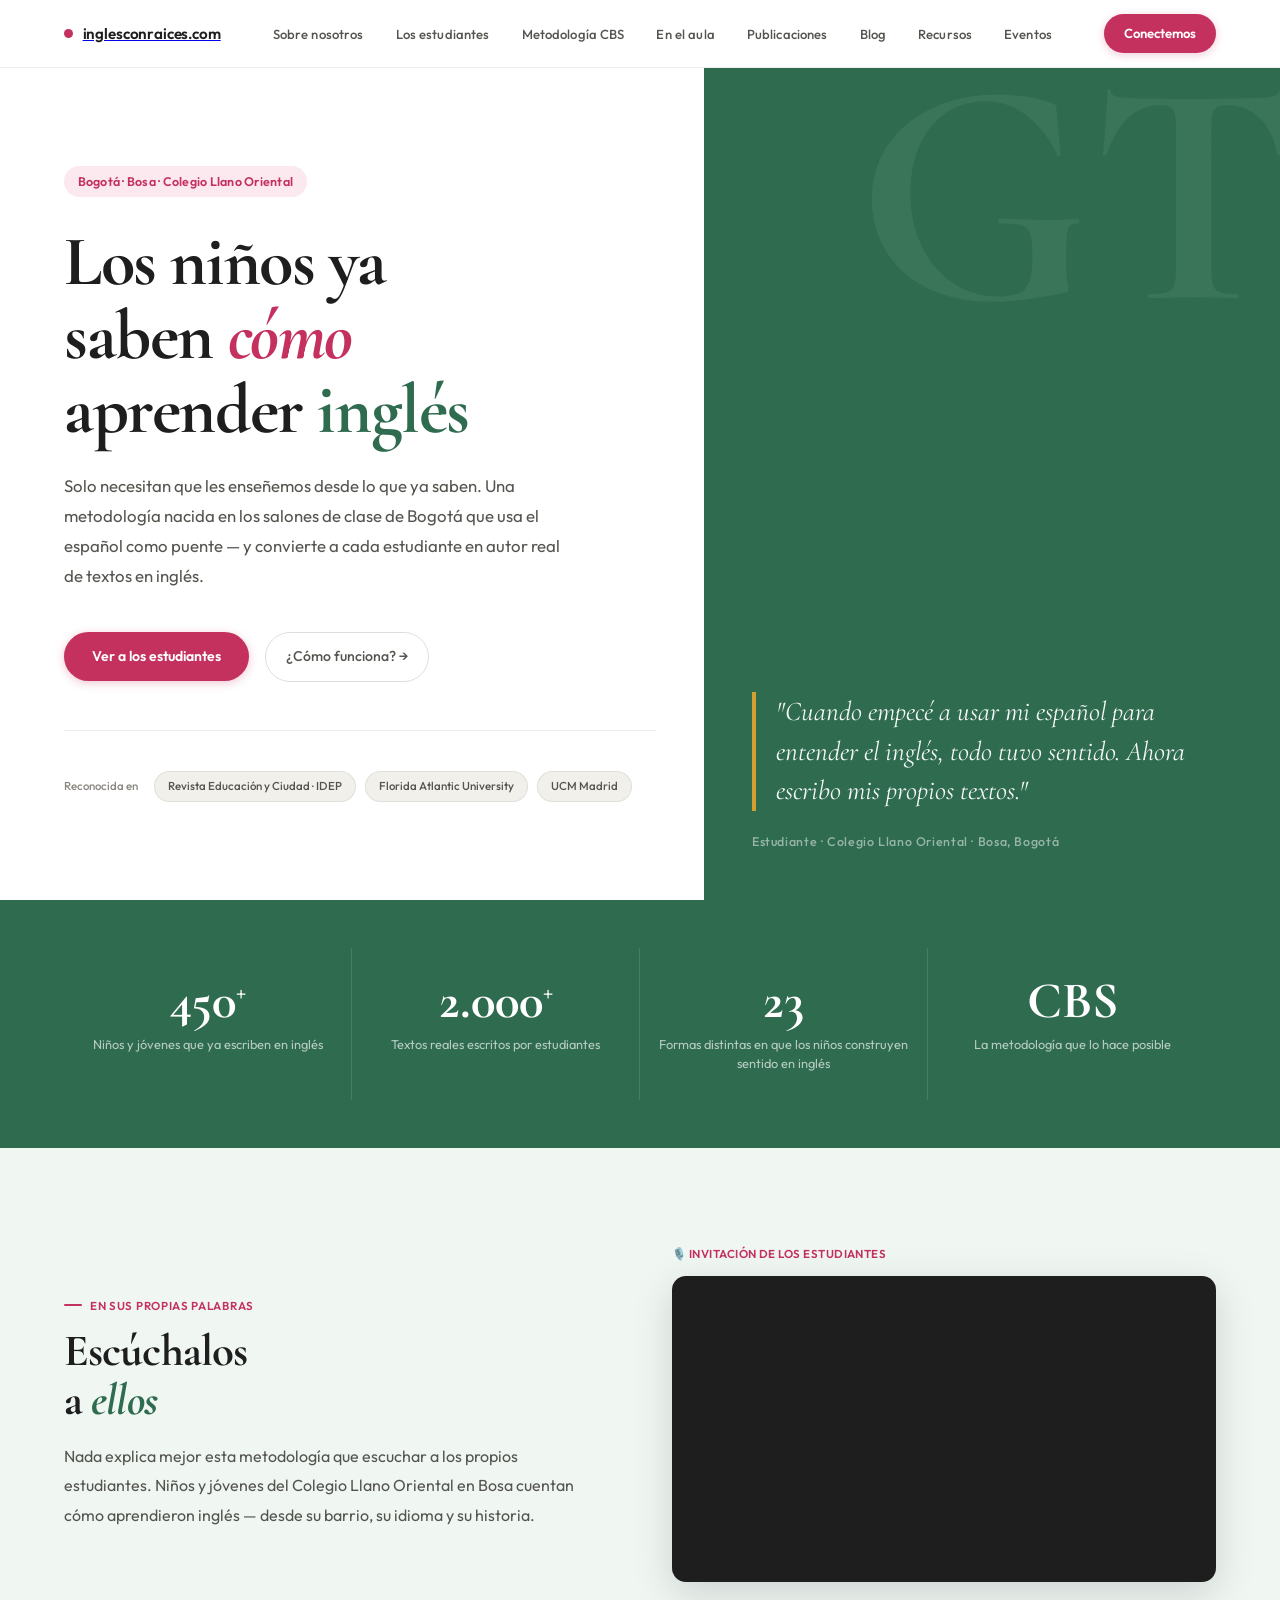
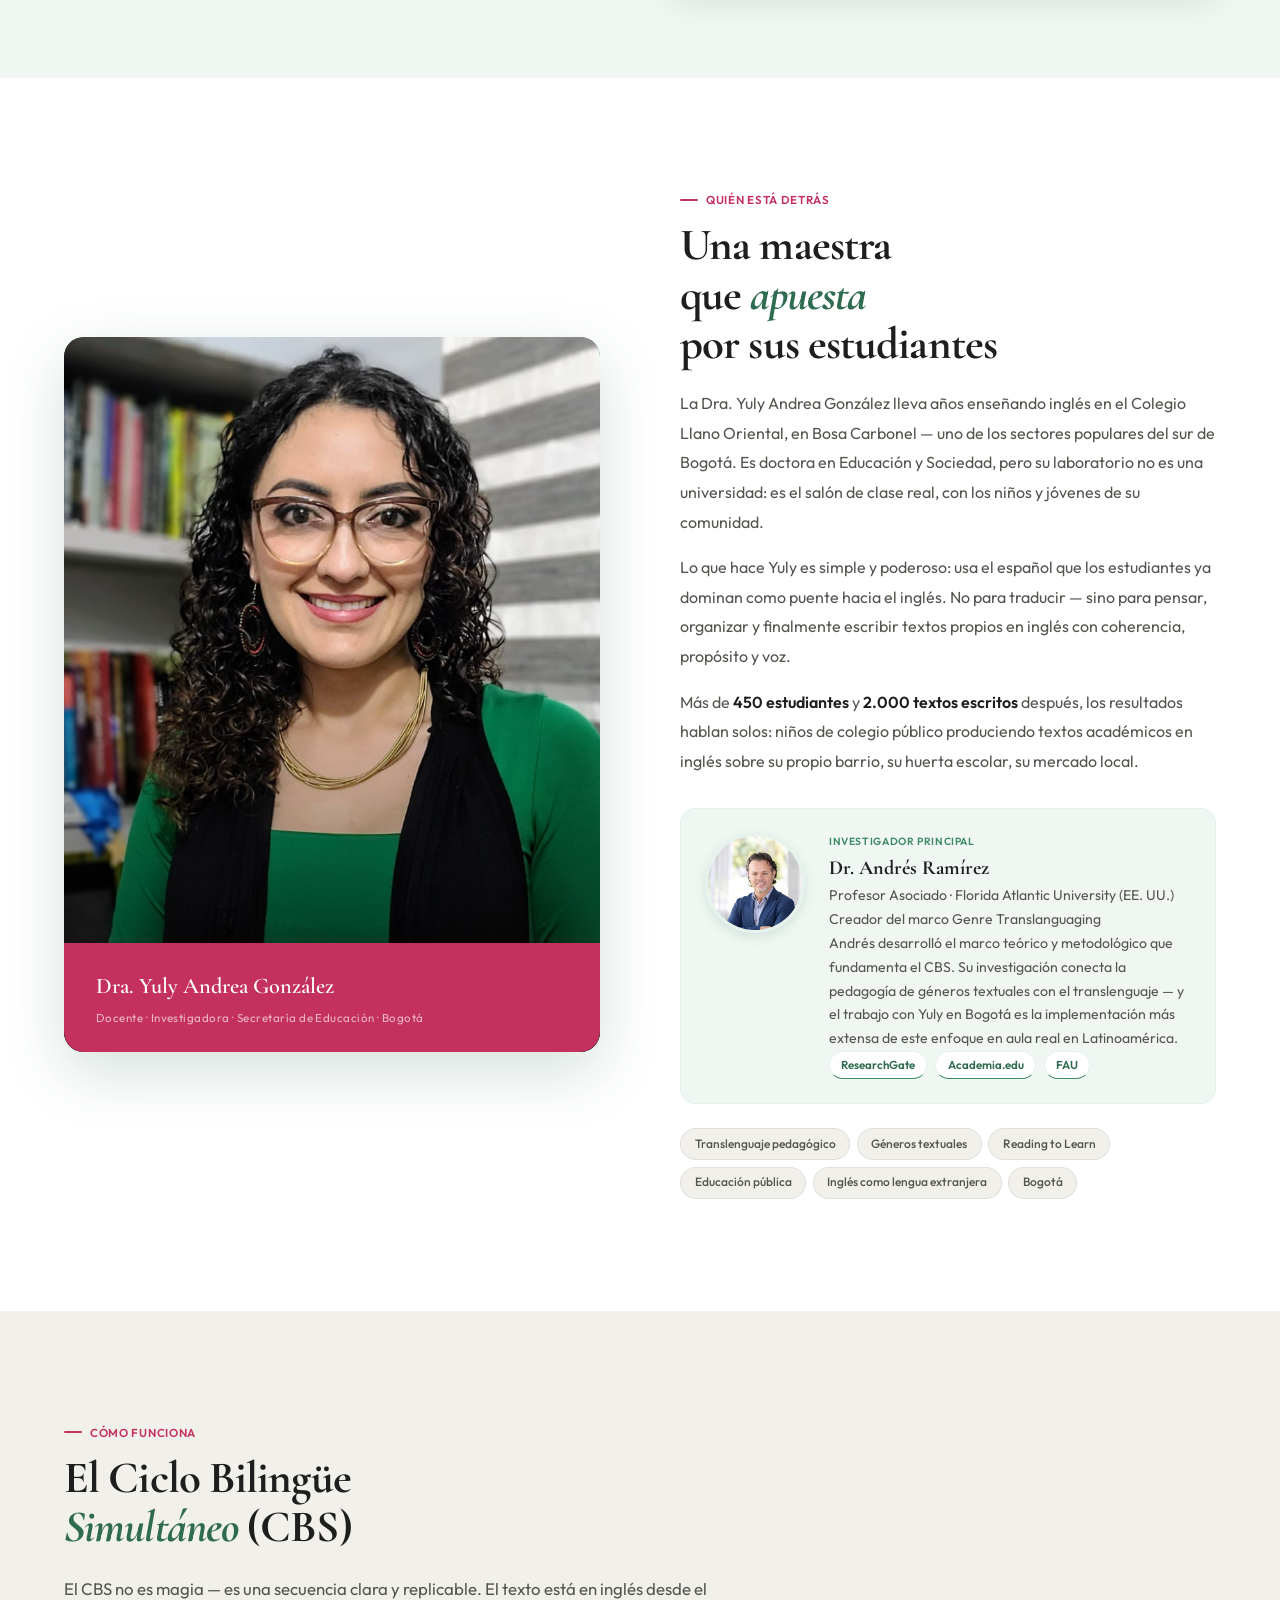
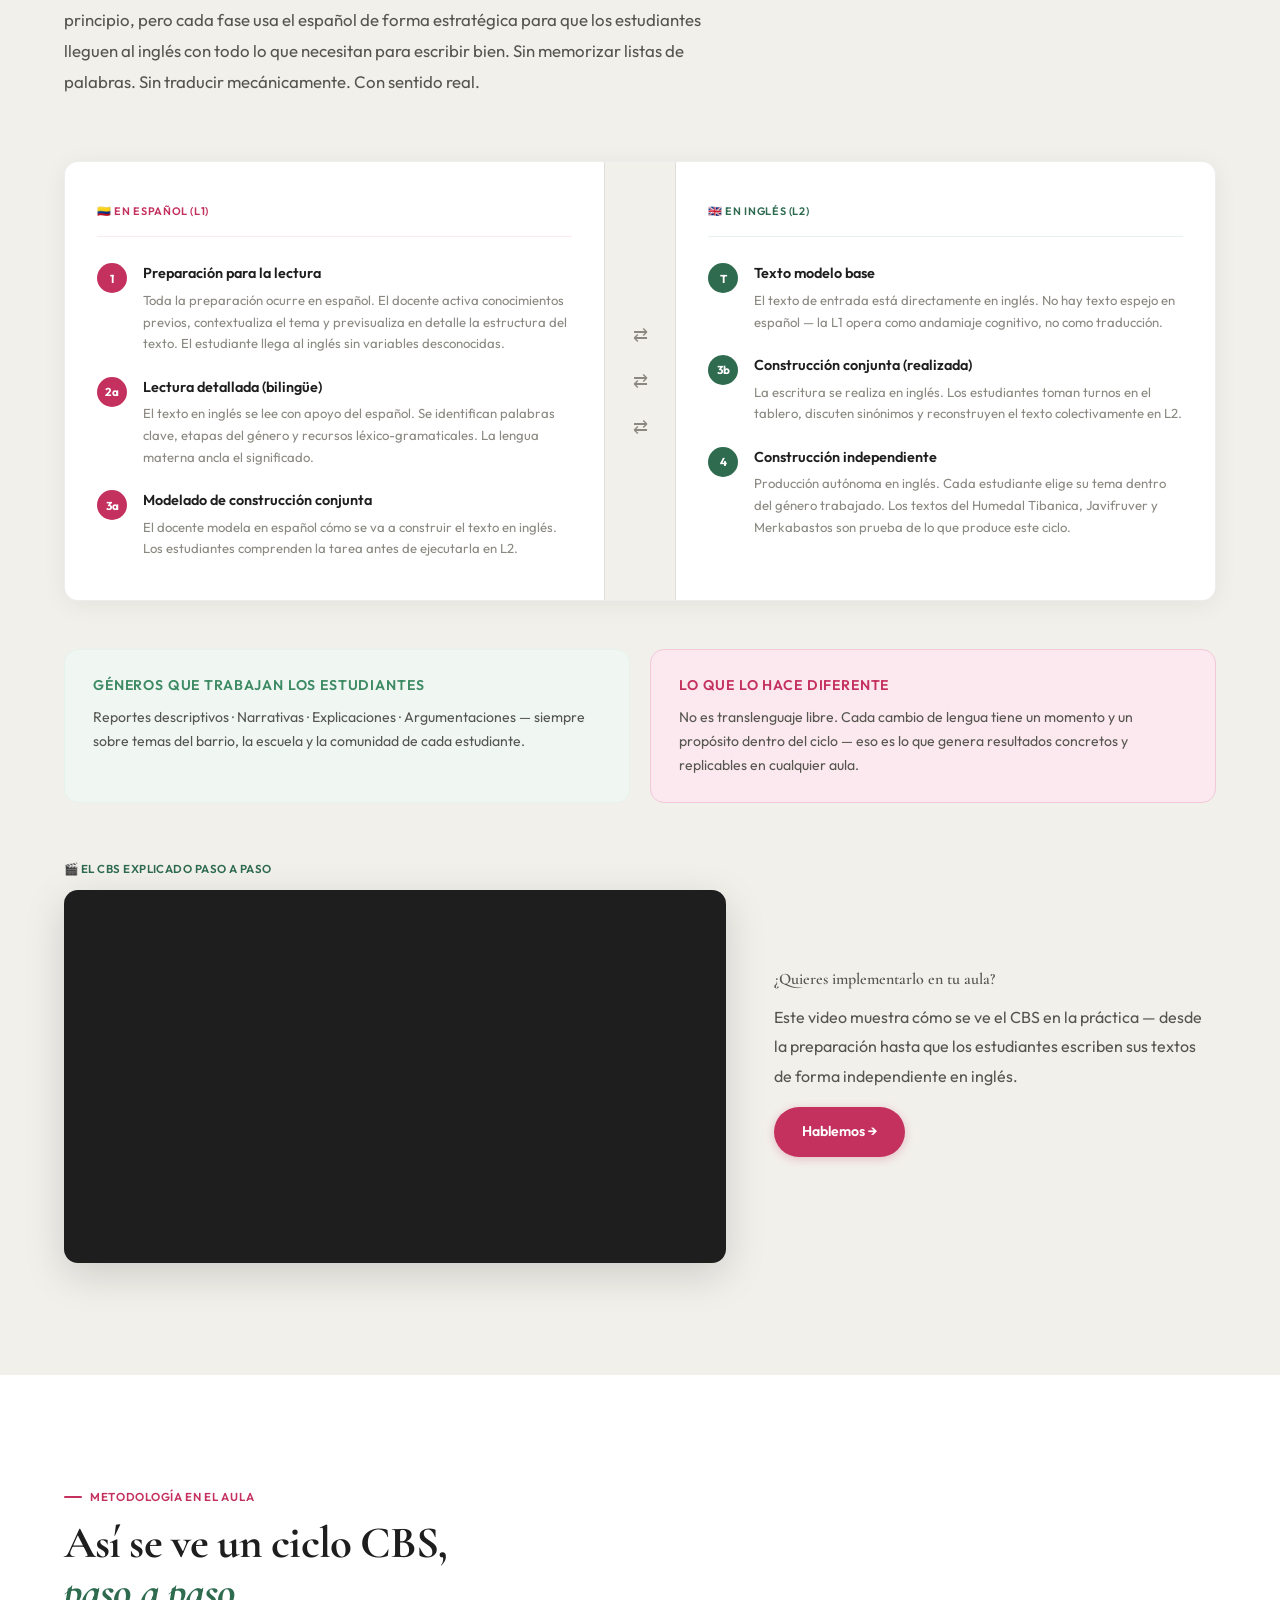
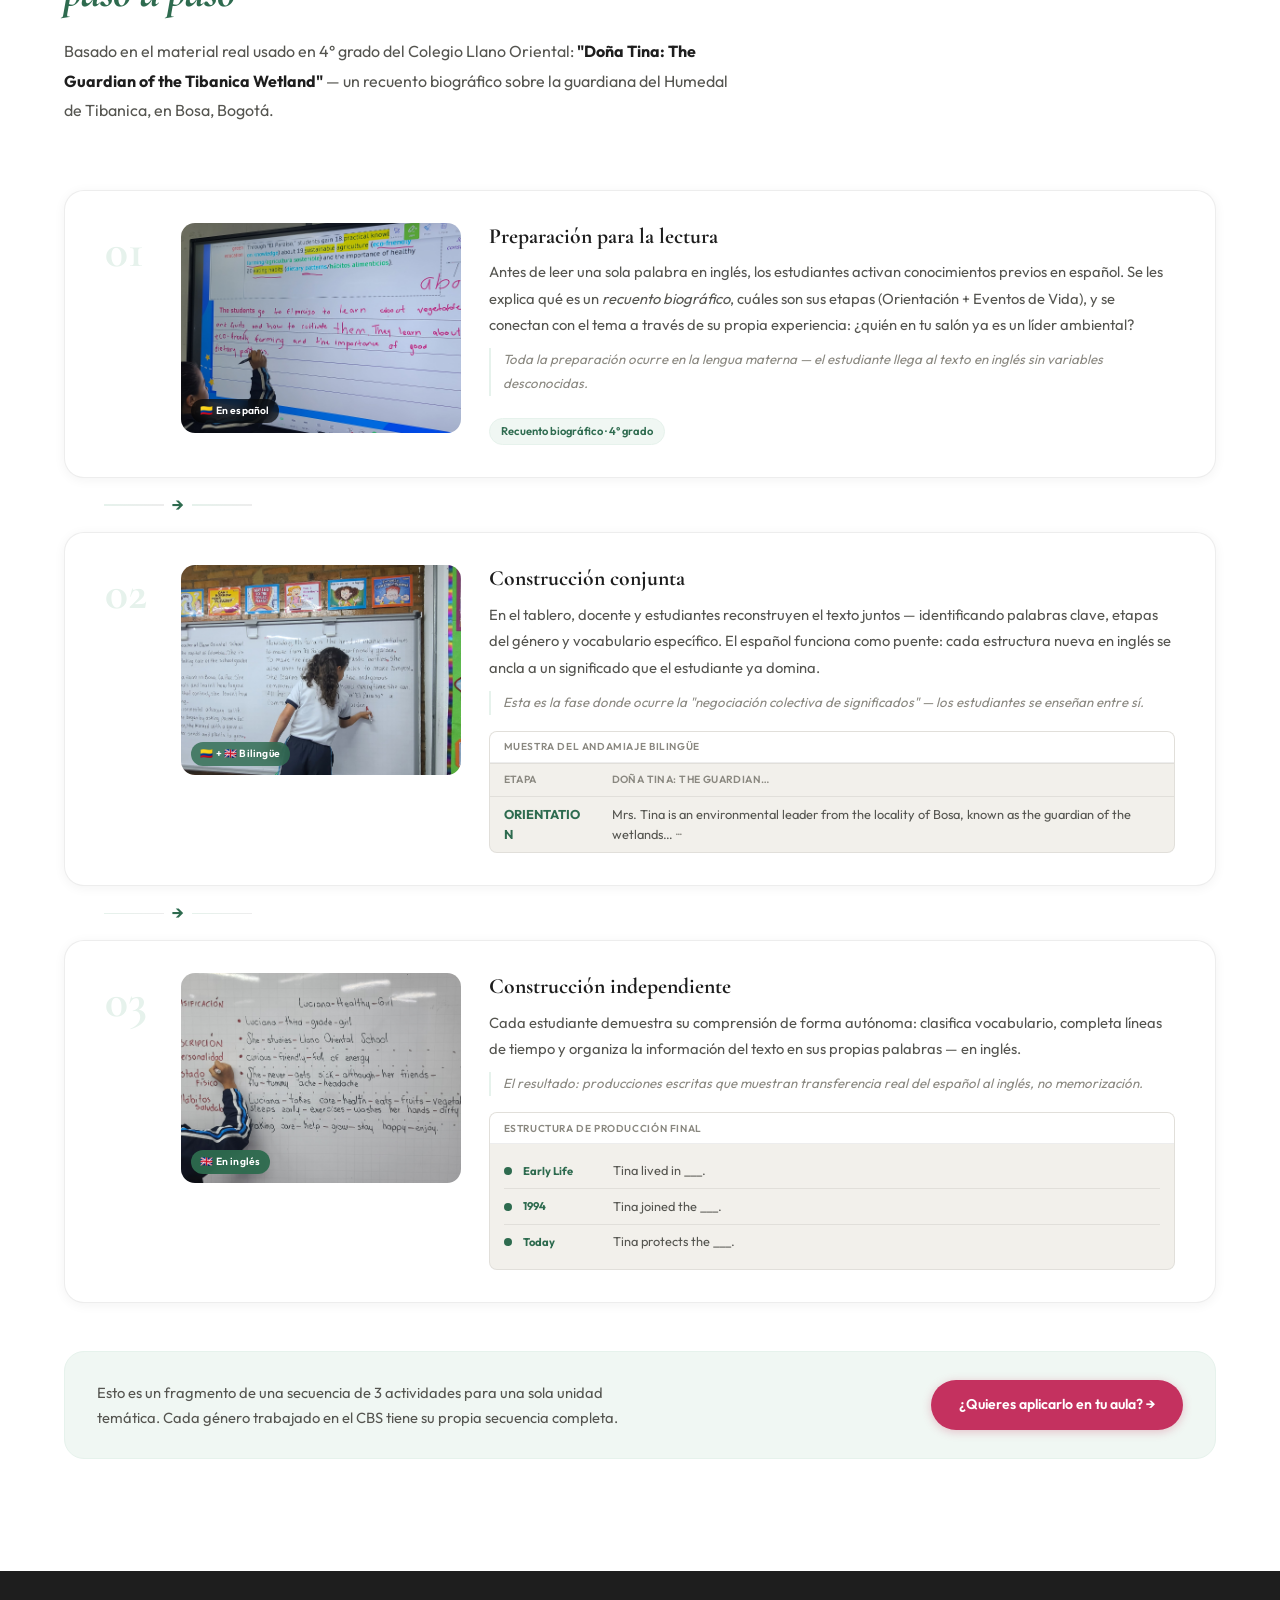
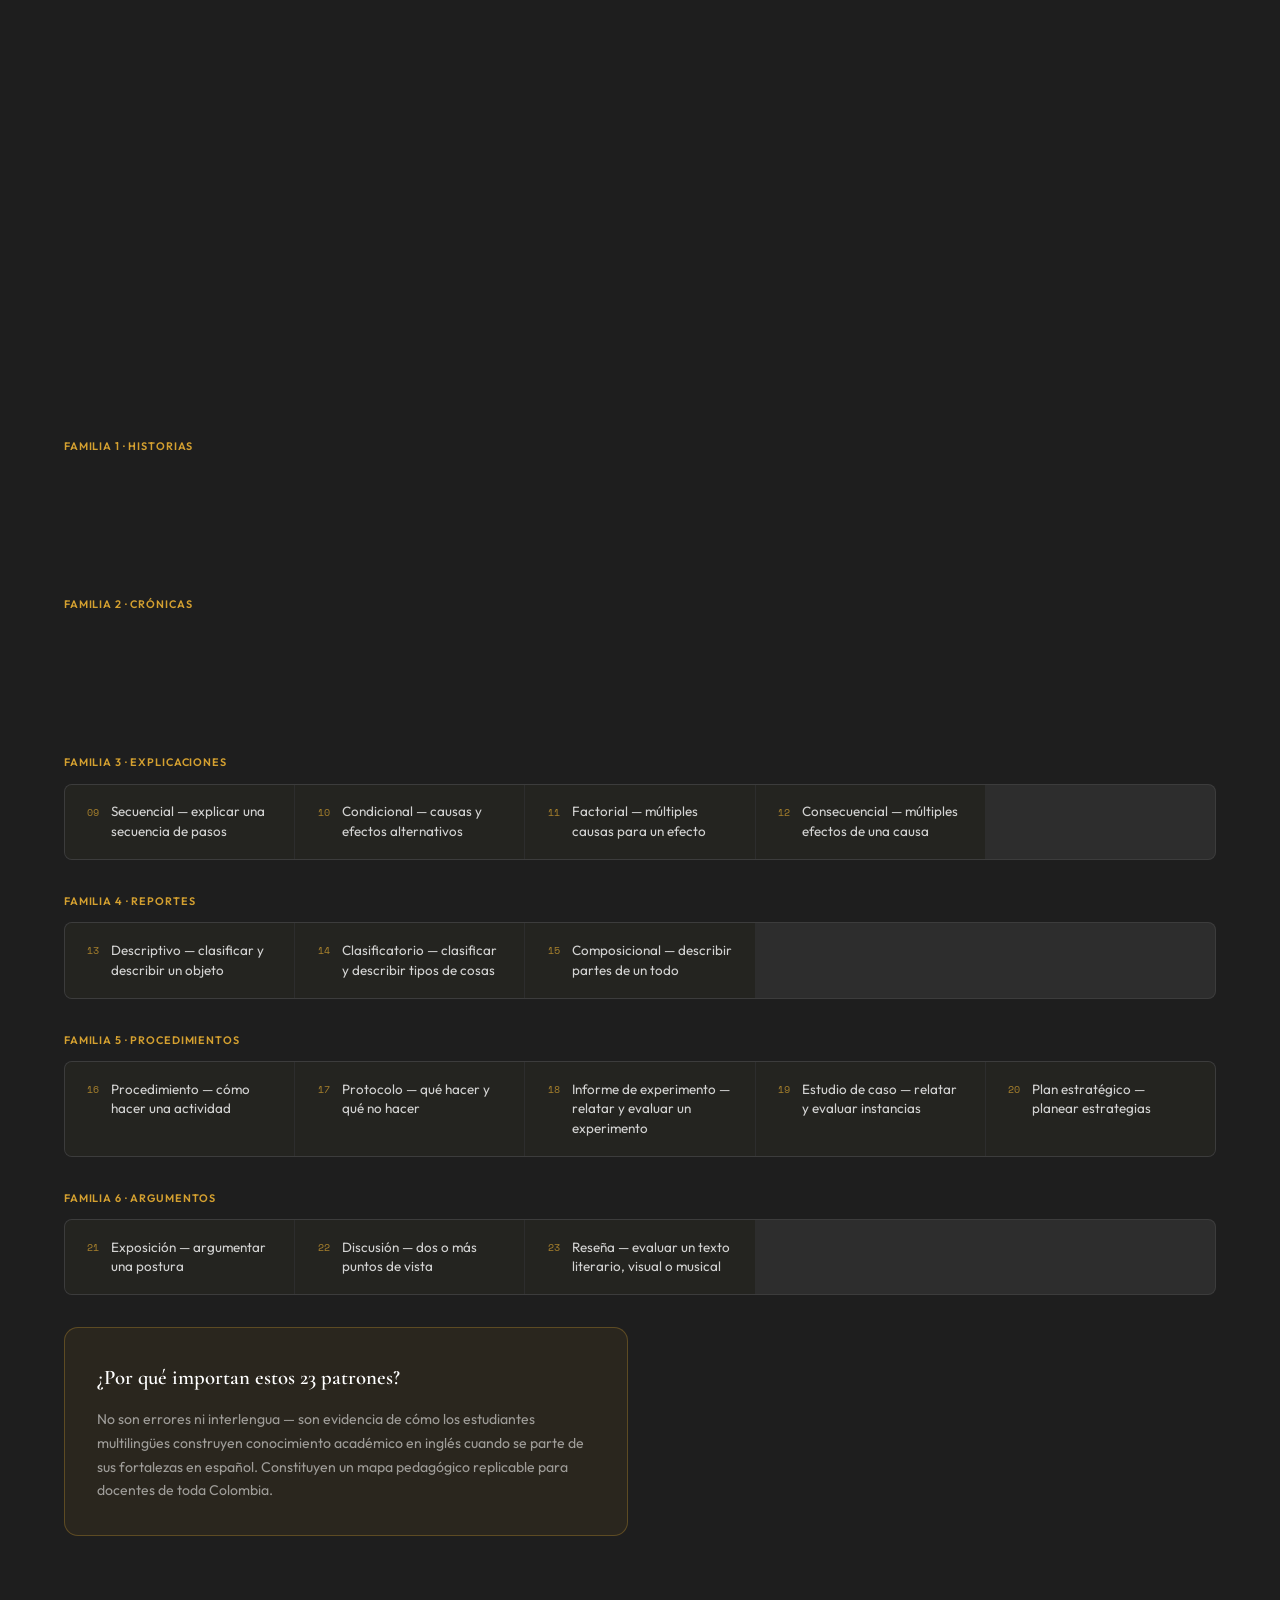
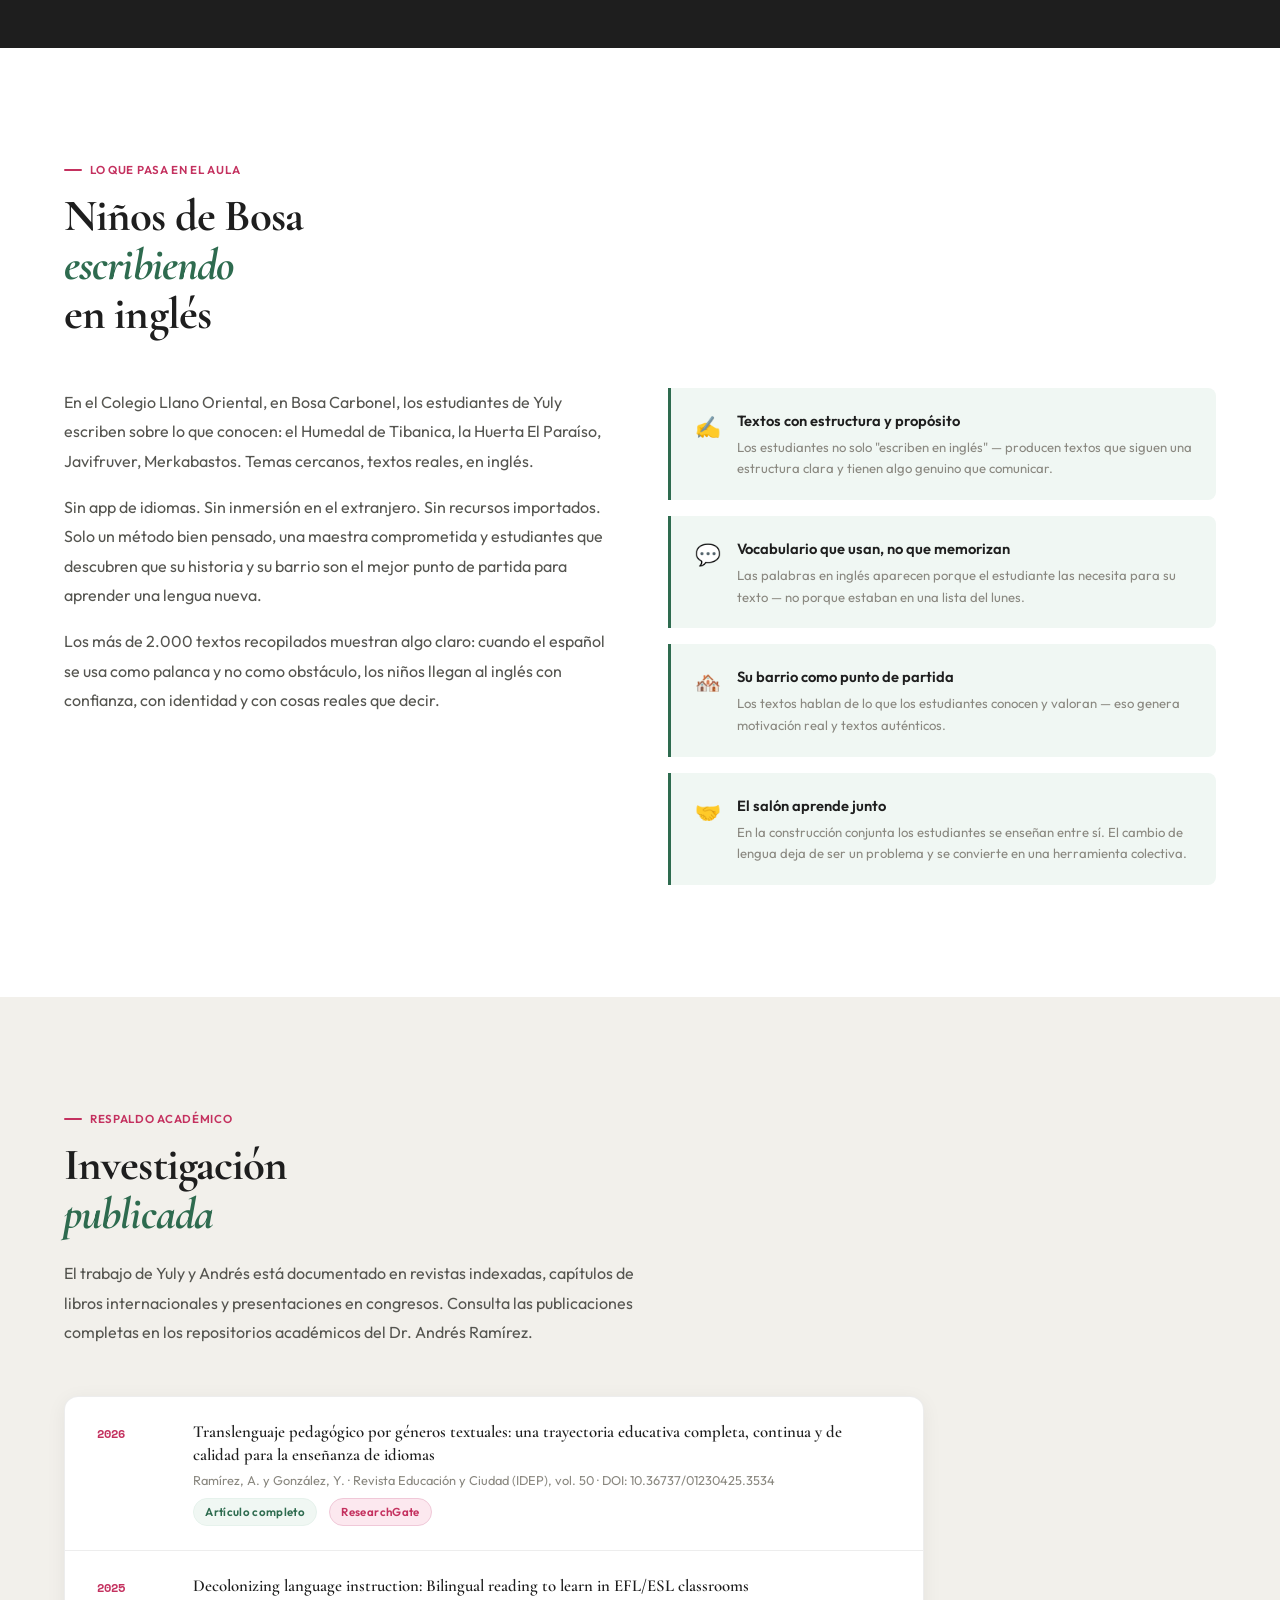
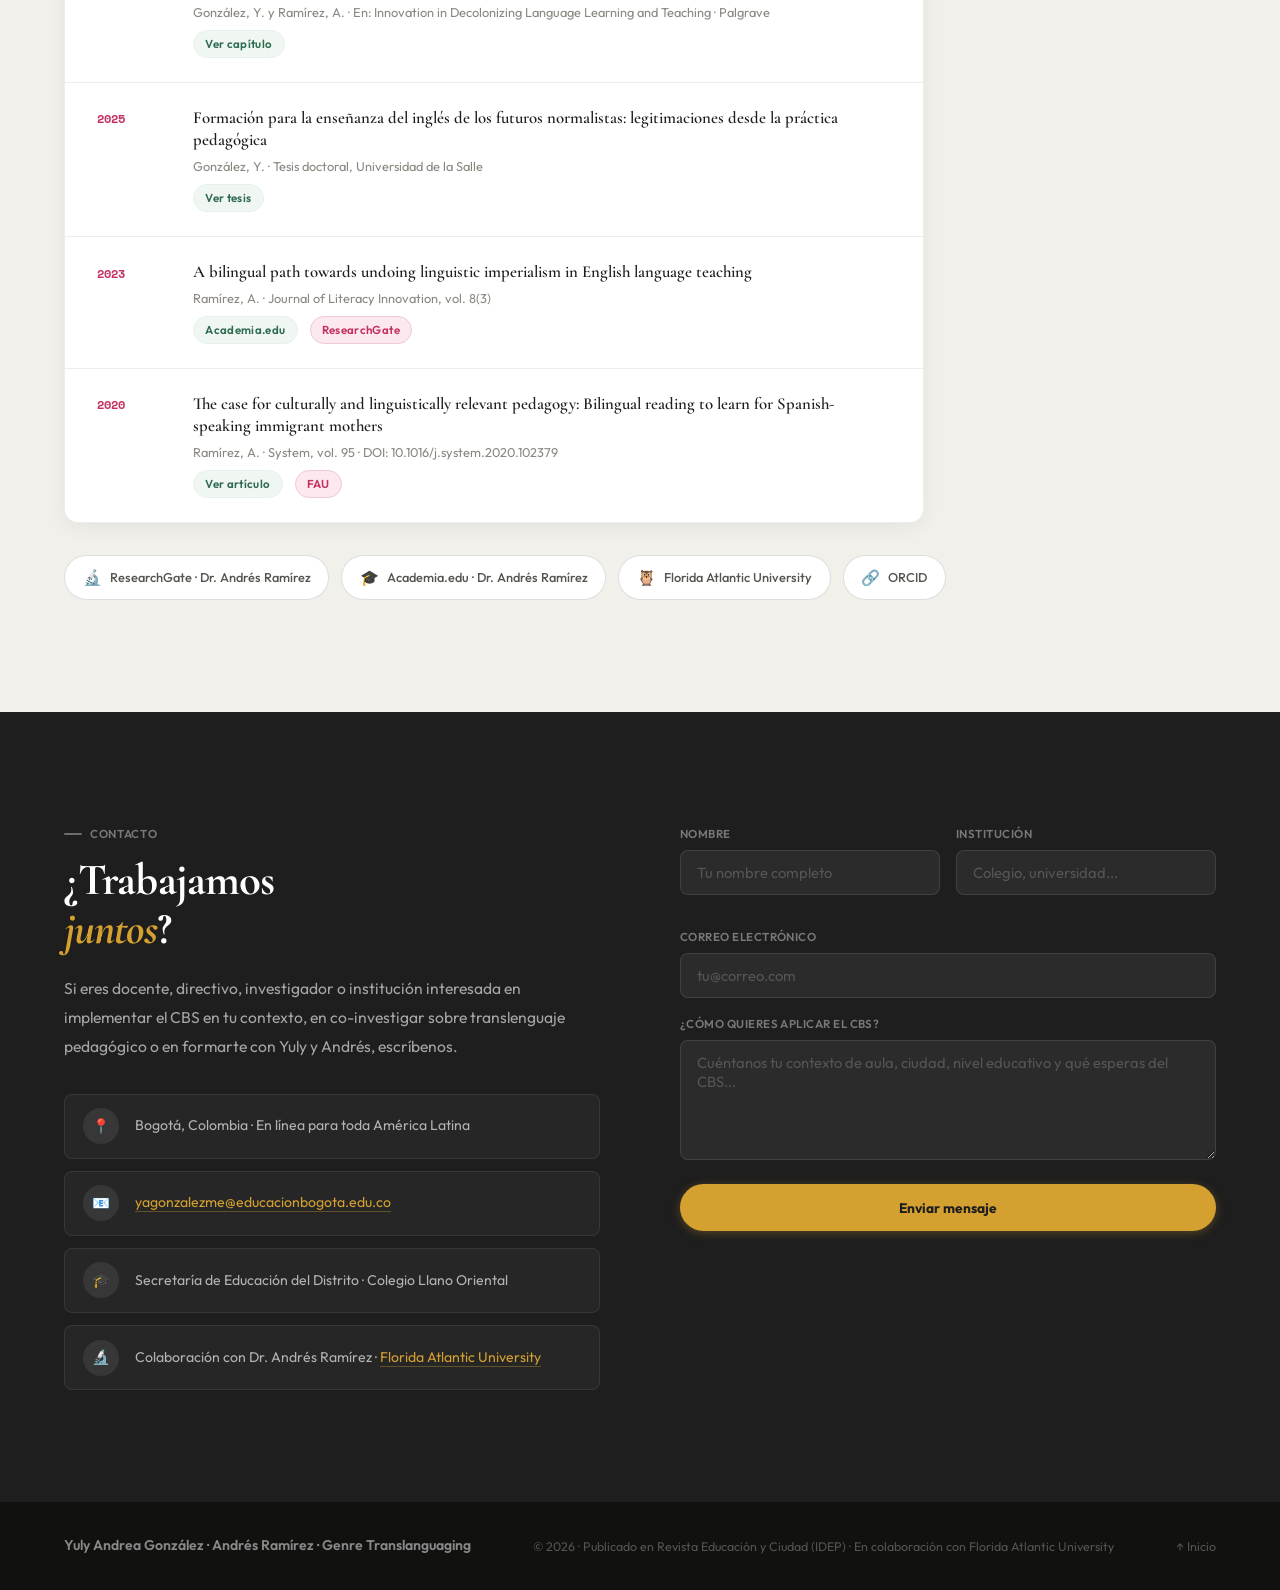
<file: index.html>
<!DOCTYPE html>
<html lang="es">
<head>
  <meta charset="UTF-8">
  <meta name="viewport" content="width=device-width, initial-scale=1.0">
  <title>Inglés con Raíces · Translenguaje pedagógico para enseñar inglés desde el español</title>
  <meta name="description" content="Metodología probada en colegios públicos de Bogotá que usa el español como puente para que los estudiantes escriban textos reales en inglés. Más de 450 niños y 2.000 textos producidos con el Ciclo Bilingüe Simultáneo (CBS).">
  <meta name="keywords" content="translenguaje pedagógico, enseñar inglés con español, ciclo bilingüe simultáneo, CBS, genre translanguaging, inglés colegio público Colombia, metodología bilingüe, Bogotá, Dra. Yuly González, Dr. Andrés Ramírez">
  <meta name="author" content="Dra. Yuly Andrea González, Dr. Andrés Ramírez">
  <link rel="canonical" href="https://inglesconraices.com/">

  <!-- Open Graph / Facebook -->
  <meta property="og:type" content="website">
  <meta property="og:url" content="https://inglesconraices.com/">
  <meta property="og:title" content="Inglés con Raíces · Enseñar inglés desde la lengua que ya hablan">
  <meta property="og:description" content="Una metodología nacida en Bogotá que usa el español como puente para que niños de colegio público escriban textos reales en inglés.">
  <meta property="og:image" content="https://inglesconraices.com/assets/images/og-cover.jpg">
  <meta property="og:locale" content="es_CO">
  <meta property="og:site_name" content="Inglés con Raíces">

  <!-- Twitter -->
  <meta name="twitter:card" content="summary_large_image">
  <meta name="twitter:title" content="Inglés con Raíces · Translenguaje pedagógico">
  <meta name="twitter:description" content="Más de 450 estudiantes en Bogotá producen textos en inglés con el Ciclo Bilingüe Simultáneo. Conoce la metodología.">
  <meta name="twitter:image" content="https://inglesconraices.com/assets/images/og-cover.jpg">

  <!-- Google Fonts -->
  <link rel="preconnect" href="https://fonts.googleapis.com">
  <link rel="preconnect" href="https://fonts.gstatic.com" crossorigin>
  <link href="https://fonts.googleapis.com/css2?family=Cormorant+Garamond:ital,wght@0,400;0,600;0,700;1,400;1,600&family=Outfit:wght@300;400;500;600;700&family=Space+Mono:ital@0;1&display=swap" rel="stylesheet">

  <!-- Styles -->
  <link rel="stylesheet" href="css/styles.css?v=2">

  <!-- Schema.org JSON-LD -->
  <script type="application/ld+json">
  {
    "@context": "https://schema.org",
    "@type": "EducationalOrganization",
    "name": "Inglés con Raíces",
    "url": "https://inglesconraices.com",
    "description": "Translenguaje pedagógico por géneros textuales: metodología para enseñar inglés usando el español como puente en colegios públicos de Colombia.",
    "founder": [
      {
        "@type": "Person",
        "name": "Dra. Yuly Andrea González",
        "jobTitle": "Doctora en Educación y Sociedad · Docente",
        "affiliation": {
          "@type": "Organization",
          "name": "Secretaría de Educación de Bogotá · Colegio Llano Oriental"
        }
      },
      {
        "@type": "Person",
        "name": "Dr. Andrés Ramírez",
        "jobTitle": "Profesor Asociado",
        "affiliation": {
          "@type": "CollegeOrUniversity",
          "name": "Florida Atlantic University"
        }
      }
    ],
    "areaServed": {
      "@type": "Country",
      "name": "Colombia"
    },
    "sameAs": [
      "https://www.researchgate.net/profile/Andres-Ramirez-15",
      "https://fau.academia.edu/JAndr%C3%A9sRam%C3%ADrez",
      "https://www.fau.edu/education/faculty/ramirezj/",
      "https://orcid.org/0000-0002-6335-2041"
    ]
  }
  </script>
</head>
<body>

<!-- ─── NAV ─── -->
<nav>
  <a href="#" class="nav-brand">
    <div class="nav-dot"></div>
    <span class="nav-name">inglesconraices.com</span>
  </a>
  <ul class="nav-links" id="nav-links">
    <li><a href="#sobre">Sobre nosotros</a></li>
    <li><a href="#videos">Los estudiantes</a></li>
    <li><a href="#metodo">Metodología CBS</a></li>
    <li><a href="#aula">En el aula</a></li>
    <li><a href="#publicaciones">Publicaciones</a></li>
    <li><a href="blog/">Blog</a></li>
    <li><a href="recursos/">Recursos</a></li>
    <li><a href="eventos/">Eventos</a></li>
  </ul>
  <div class="nav-right">
    <a href="#contacto" class="nav-cta">Conectemos</a>
    <button class="nav-hamburger" id="nav-hamburger" aria-label="Menú" aria-expanded="false">
      <span></span><span></span><span></span>
    </button>
  </div>
</nav>

<!-- ─── HERO ─── -->
<section class="hero">
  <div class="hero-left">
    <div class="hero-eyebrow reveal">
      <span class="hero-eyebrow-line"></span>
      Bogotá · Bosa · Colegio Llano Oriental
    </div>
    <h1 class="hero-title reveal reveal-delay-1">
      Los niños ya<br>saben <em>cómo</em><br>aprender <span class="accent">inglés</span>
    </h1>
    <p class="hero-desc reveal reveal-delay-2">
      Solo necesitan que les enseñemos desde lo que ya saben. Una metodología nacida en los salones de clase de Bogotá que usa el español como puente — y convierte a cada estudiante en autor real de textos en inglés.
    </p>
    <div class="hero-actions reveal reveal-delay-3">
      <a href="#videos" class="btn-primary">Ver a los estudiantes</a>
      <a href="#metodo" class="btn-secondary">¿Cómo funciona? →</a>
    </div>
    <div class="hero-rule reveal reveal-delay-4">
      <span class="hero-rule-label">Reconocida en</span>
      <div class="hero-logos">
        <span class="hero-logo-pill">Revista Educación y Ciudad · IDEP</span>
        <span class="hero-logo-pill">Florida Atlantic University</span>
        <span class="hero-logo-pill">UCM Madrid</span>
      </div>
    </div>
  </div>
  <div class="hero-right">
    <div class="hero-right-content">
      <p class="hero-quote">
        "Cuando empecé a usar mi español para entender el inglés, todo tuvo sentido. Ahora escribo mis propios textos."
      </p>
      <p class="hero-attribution">Estudiante · Colegio Llano Oriental · Bosa, Bogotá</p>
    </div>
  </div>
</section>

<!-- ─── MÉTRICAS ─── -->
<div class="metrics">
  <div class="metric reveal">
    <div class="metric-num">450<sup>+</sup></div>
    <div class="metric-label">Niños y jóvenes que ya escriben en inglés</div>
  </div>
  <div class="metric reveal reveal-delay-1">
    <div class="metric-num">2.000<sup>+</sup></div>
    <div class="metric-label">Textos reales escritos por estudiantes</div>
  </div>
  <div class="metric reveal reveal-delay-2">
    <div class="metric-num">23</div>
    <div class="metric-label">Formas distintas en que los niños construyen sentido en inglés</div>
  </div>
  <div class="metric reveal reveal-delay-3">
    <div class="metric-num">CBS</div>
    <div class="metric-label">La metodología que lo hace posible</div>
  </div>
</div>

<!-- ─── VIDEO 1: LOS NIÑOS HABLAN ─── -->
<section id="videos" class="video-feature video-feature--light">
  <div class="video-feature-text reveal">
    <div class="section-label">En sus propias palabras</div>
    <h2>Escúchalos<br>a <em>ellos</em></h2>
    <p>Nada explica mejor esta metodología que escuchar a los propios estudiantes. Niños y jóvenes del Colegio Llano Oriental en Bosa cuentan cómo aprendieron inglés — desde su barrio, su idioma y su historia.</p>
  </div>
  <div class="video-wrapper reveal reveal-delay-1">
    <div class="video-label">🎙️ Invitación de los estudiantes</div>
    <div class="video-embed">
      <iframe
        src="https://www.youtube.com/embed/GAnXFDT7aNE?si=FkR1FSbF2I_EKSzZ"
        title="Invitación de los estudiantes — Translenguaje pedagógico"
        frameborder="0"
        allow="accelerometer; autoplay; clipboard-write; encrypted-media; gyroscope; picture-in-picture; web-share"
        referrerpolicy="strict-origin-when-cross-origin"
        allowfullscreen
        loading="lazy">
      </iframe>
    </div>
  </div>
</section>

<!-- ─── SOBRE YULY ─── -->
<section id="sobre">
  <div class="sobre-visual">
    <div class="sobre-card">
      <img src="assets/images/yuly-gonzalez.jpg" alt="Dra. Yuly Andrea González, docente e investigadora">
      <div class="sobre-tag">
        <div class="sobre-tag-name">Dra. Yuly Andrea González</div>
        <div class="sobre-tag-role">Docente · Investigadora · Secretaría de Educación · Bogotá</div>
      </div>
    </div>
    <div class="sobre-offset"></div>
  </div>
  <div class="sobre-content">
    <div class="section-label reveal">Quién está detrás</div>
    <h2 class="reveal">Una maestra<br>que <em>apuesta</em><br>por sus estudiantes</h2>
    <p class="reveal">La Dra. Yuly Andrea González lleva años enseñando inglés en el Colegio Llano Oriental, en Bosa Carbonel — uno de los sectores populares del sur de Bogotá. Es doctora en Educación y Sociedad, pero su laboratorio no es una universidad: es el salón de clase real, con los niños y jóvenes de su comunidad.</p>
    <p class="reveal">Lo que hace Yuly es simple y poderoso: usa el español que los estudiantes ya dominan como puente hacia el inglés. No para traducir — sino para pensar, organizar y finalmente escribir textos propios en inglés con coherencia, propósito y voz.</p>
    <p class="reveal">Más de <strong>450 estudiantes</strong> y <strong>2.000 textos escritos</strong> después, los resultados hablan solos: niños de colegio público produciendo textos académicos en inglés sobre su propio barrio, su huerta escolar, su mercado local.</p>
    <div class="collab-box reveal">
      <div class="collab-profile">
        <div class="collab-photo-wrap">
          <img src="assets/images/andres-ramirez.jpeg" alt="Dr. Andrés Ramírez, Profesor Asociado en Florida Atlantic University">
        </div>
        <div class="collab-info">
          <div class="collab-box-label">Investigador principal</div>
          <h3 class="collab-name">Dr. Andrés Ramírez</h3>
          <p class="collab-role">Profesor Asociado · Florida Atlantic University (EE. UU.)<br>Creador del marco Genre Translanguaging</p>
          <p class="collab-desc">Andrés desarrolló el marco teórico y metodológico que fundamenta el CBS. Su investigación conecta la pedagogía de géneros textuales con el translenguaje — y el trabajo con Yuly en Bogotá es la implementación más extensa de este enfoque en aula real en Latinoamérica.</p>
          <div class="collab-links">
            <a href="https://www.researchgate.net/profile/Andres-Ramirez-15" target="_blank">ResearchGate</a>
            <a href="https://fau.academia.edu/JAndr%C3%A9sRam%C3%ADrez" target="_blank">Academia.edu</a>
            <a href="https://www.fau.edu/education/faculty/ramirezj/" target="_blank">FAU</a>
          </div>
        </div>
      </div>
    </div>
    <div class="sobre-tags reveal">
      <span class="tag">Translenguaje pedagógico</span>
      <span class="tag">Géneros textuales</span>
      <span class="tag">Reading to Learn</span>
      <span class="tag">Educación pública</span>
      <span class="tag">Inglés como lengua extranjera</span>
      <span class="tag">Bogotá</span>
    </div>
  </div>
</section>

<!-- ─── METODOLOGÍA CBS ─── -->
<section id="metodo">
  <div class="section-label reveal">Cómo funciona</div>
  <h2 class="reveal">El Ciclo Bilingüe<br><em>Simultáneo</em> (CBS)</h2>
  <div class="metodo-intro reveal">
    <p>El CBS no es magia — es una secuencia clara y replicable. El texto está en inglés desde el principio, pero cada fase usa el español de forma estratégica para que los estudiantes lleguen al inglés con todo lo que necesitan para escribir bien. Sin memorizar listas de palabras. Sin traducir mecánicamente. Con sentido real.</p>
  </div>

  <div class="cbs-diagram reveal">
    <!-- Columna Español -->
    <div class="cbs-col">
      <div class="cbs-col-label esp">🇨🇴 En español (L1)</div>
      <div class="cbs-step">
        <div class="cbs-num mg">1</div>
        <div class="cbs-step-text">
          <h4>Preparación para la lectura</h4>
          <p>Toda la preparación ocurre en español. El docente activa conocimientos previos, contextualiza el tema y previsualiza en detalle la estructura del texto. El estudiante llega al inglés sin variables desconocidas.</p>
        </div>
      </div>
      <div class="cbs-step">
        <div class="cbs-num mg">2a</div>
        <div class="cbs-step-text">
          <h4>Lectura detallada (bilingüe)</h4>
          <p>El texto en inglés se lee con apoyo del español. Se identifican palabras clave, etapas del género y recursos léxico-gramaticales. La lengua materna ancla el significado.</p>
        </div>
      </div>
      <div class="cbs-step">
        <div class="cbs-num mg">3a</div>
        <div class="cbs-step-text">
          <h4>Modelado de construcción conjunta</h4>
          <p>El docente modela en español cómo se va a construir el texto en inglés. Los estudiantes comprenden la tarea antes de ejecutarla en L2.</p>
        </div>
      </div>
    </div>

    <!-- Divisor -->
    <div class="cbs-divider">
      <span class="cbs-arrow">⇄</span>
      <span class="cbs-arrow">⇄</span>
      <span class="cbs-arrow">⇄</span>
    </div>

    <!-- Columna Inglés -->
    <div class="cbs-col">
      <div class="cbs-col-label eng">🇬🇧 En inglés (L2)</div>
      <div class="cbs-step">
        <div class="cbs-num gr">T</div>
        <div class="cbs-step-text">
          <h4>Texto modelo base</h4>
          <p>El texto de entrada está directamente en inglés. No hay texto espejo en español — la L1 opera como andamiaje cognitivo, no como traducción.</p>
        </div>
      </div>
      <div class="cbs-step">
        <div class="cbs-num gr">3b</div>
        <div class="cbs-step-text">
          <h4>Construcción conjunta (realizada)</h4>
          <p>La escritura se realiza en inglés. Los estudiantes toman turnos en el tablero, discuten sinónimos y reconstruyen el texto colectivamente en L2.</p>
        </div>
      </div>
      <div class="cbs-step">
        <div class="cbs-num gr">4</div>
        <div class="cbs-step-text">
          <h4>Construcción independiente</h4>
          <p>Producción autónoma en inglés. Cada estudiante elige su tema dentro del género trabajado. Los textos del Humedal Tibanica, Javifruver y Merkabastos son prueba de lo que produce este ciclo.</p>
        </div>
      </div>
    </div>
  </div>

  <div class="metodo-info-grid">
    <div class="metodo-info-box green">
      <p class="metodo-info-label">Géneros que trabajan los estudiantes</p>
      <p>Reportes descriptivos · Narrativas · Explicaciones · Argumentaciones — siempre sobre temas del barrio, la escuela y la comunidad de cada estudiante.</p>
    </div>
    <div class="metodo-info-box magenta">
      <p class="metodo-info-label">Lo que lo hace diferente</p>
      <p>No es translenguaje libre. Cada cambio de lengua tiene un momento y un propósito dentro del ciclo — eso es lo que genera resultados concretos y replicables en cualquier aula.</p>
    </div>
  </div>

  <!-- Video 2: Explicación de la metodología -->
  <div class="video-feature video-feature--inset reveal">
    <div class="video-wrapper">
      <div class="video-label">🎬 El CBS explicado paso a paso</div>
      <div class="video-embed">
        <iframe
          src="https://www.youtube.com/embed/9bBaHyZQLW8?si=QRbS26K9DhVgzhoP"
          title="Explicación del Ciclo Bilingüe Simultáneo — CBS"
          frameborder="0"
          allow="accelerometer; autoplay; clipboard-write; encrypted-media; gyroscope; picture-in-picture; web-share"
          referrerpolicy="strict-origin-when-cross-origin"
          allowfullscreen
          loading="lazy">
        </iframe>
      </div>
    </div>
    <div class="video-feature-text">
      <p class="video-caption-title">¿Quieres implementarlo en tu aula?</p>
      <p class="video-caption-body">Este video muestra cómo se ve el CBS en la práctica — desde la preparación hasta que los estudiantes escriben sus textos de forma independiente en inglés.</p>
      <a href="#contacto" class="btn-primary" style="margin-top:1rem; display:inline-block;">Hablemos →</a>
    </div>
  </div>
</section>

<!-- ─── METODOLOGÍA EN EL AULA ─── -->
<section id="aula">
  <div class="section-label reveal">Metodología en el aula</div>
  <h2 class="reveal">Así se ve un ciclo CBS,<br><em>paso a paso</em></h2>
  <p class="aula-intro reveal">
    Basado en el material real usado en 4° grado del Colegio Llano Oriental:
    <strong>"Doña Tina: The Guardian of the Tibanica Wetland"</strong> — un recuento biográfico
    sobre la guardiana del Humedal de Tibanica, en Bosa, Bogotá.
  </p>

  <div class="aula-steps">

    <!-- Paso 1 -->
    <div class="aula-card reveal">
      <div class="aula-card-num">01</div>
      <div class="aula-card-photo">
        <img src="assets/images/aula-01.jpg" alt="Estudiantes preparándose para la lectura en el aula">
        <span class="aula-lang-chip">🇨🇴 En español</span>
      </div>
      <div class="aula-card-body">
        <h3>Preparación para la lectura</h3>
        <p>
          Antes de leer una sola palabra en inglés, los estudiantes activan conocimientos previos
          en español. Se les explica qué es un <em>recuento biográfico</em>, cuáles son sus etapas
          (Orientación + Eventos de Vida), y se conectan con el tema a través de su propia experiencia:
          ¿quién en tu salón ya es un líder ambiental?
        </p>
        <p class="aula-card-why">
          Toda la preparación ocurre en la lengua materna — el estudiante llega al texto en inglés
          sin variables desconocidas.
        </p>
        <div class="aula-genre-tag">Recuento biográfico · 4° grado</div>
      </div>
    </div>

    <div class="aula-connector" aria-hidden="true">
      <div class="aula-connector-line"></div>
      <div class="aula-connector-arrow">→</div>
      <div class="aula-connector-line"></div>
    </div>

    <!-- Paso 2 -->
    <div class="aula-card reveal reveal-delay-1">
      <div class="aula-card-num">02</div>
      <div class="aula-card-photo">
        <img src="assets/images/aula-02.jpg" alt="Estudiantes y docente construyendo el texto juntos en el tablero">
        <span class="aula-lang-chip aula-lang-chip--bilingual">🇨🇴 + 🇬🇧 Bilingüe</span>
      </div>
      <div class="aula-card-body">
        <h3>Construcción conjunta</h3>
        <p>
          En el tablero, docente y estudiantes reconstruyen el texto juntos — identificando palabras
          clave, etapas del género y vocabulario específico. El español funciona como puente:
          cada estructura nueva en inglés se ancla a un significado que el estudiante ya domina.
        </p>
        <p class="aula-card-why">
          Esta es la fase donde ocurre la "negociación colectiva de significados" — los estudiantes
          se enseñan entre sí.
        </p>
        <div class="aula-sample">
          <div class="aula-sample-label">Muestra del andamiaje bilingüe</div>
          <table class="aula-table">
            <thead>
              <tr><th>Etapa</th><th>Doña Tina: The Guardian…</th></tr>
            </thead>
            <tbody>
              <tr>
                <td>ORIENTATION</td>
                <td>Mrs. Tina is an environmental leader from the locality of Bosa, known as the guardian of the wetlands…<span class="aula-fade"> ···</span></td>
              </tr>
            </tbody>
          </table>
        </div>
      </div>
    </div>

    <div class="aula-connector" aria-hidden="true">
      <div class="aula-connector-line"></div>
      <div class="aula-connector-arrow">→</div>
      <div class="aula-connector-line"></div>
    </div>

    <!-- Paso 3 -->
    <div class="aula-card reveal reveal-delay-2">
      <div class="aula-card-num">03</div>
      <div class="aula-card-photo">
        <img src="assets/images/aula-03.jpg" alt="Estudiante escribiendo de forma independiente">
        <span class="aula-lang-chip aula-lang-chip--english">🇬🇧 En inglés</span>
      </div>
      <div class="aula-card-body">
        <h3>Construcción independiente</h3>
        <p>
          Cada estudiante demuestra su comprensión de forma autónoma: clasifica vocabulario,
          completa líneas de tiempo y organiza la información del texto en sus propias palabras
          — en inglés.
        </p>
        <p class="aula-card-why">
          El resultado: producciones escritas que muestran transferencia real del español al inglés,
          no memorización.
        </p>
        <div class="aula-sample">
          <div class="aula-sample-label">Estructura de producción final</div>
          <div class="aula-timeline">
            <div class="aula-timeline-step">
              <span class="aula-timeline-dot"></span>
              <span class="aula-timeline-label">Early Life</span>
              <span class="aula-timeline-blank">Tina lived in ___.</span>
            </div>
            <div class="aula-timeline-step">
              <span class="aula-timeline-dot"></span>
              <span class="aula-timeline-label">1994</span>
              <span class="aula-timeline-blank">Tina joined the ___.</span>
            </div>
            <div class="aula-timeline-step">
              <span class="aula-timeline-dot"></span>
              <span class="aula-timeline-label">Today</span>
              <span class="aula-timeline-blank">Tina protects the ___.</span>
            </div>
          </div>
        </div>
      </div>
    </div>

  </div><!-- /aula-steps -->

  <!-- CTA cierre -->
  <div class="aula-cta reveal">
    <p class="aula-cta-text">
      Esto es un fragmento de una secuencia de 3 actividades para una sola unidad temática.
      Cada género trabajado en el CBS tiene su propia secuencia completa.
    </p>
    <a href="#contacto" class="btn-primary">¿Quieres aplicarlo en tu aula? →</a>
  </div>

</section>

<!-- ─── PATRONES DISCURSIVOS ─── -->
<section id="patrones">
  <div class="section-label reveal">Hallazgo central</div>
  <h2 class="reveal">23 patrones discursivos<br><em>recurrentes</em></h2>
  <div class="patrones-intro reveal">
    <p>Uno de los aportes más originales del trabajo de Yuly es la identificación de <strong style="color:white;">23 patrones discursivos recurrentes</strong> en las producciones escritas de los estudiantes. Estos patrones emergen de la implementación sistemática del CBS y constituyen un mapa de cómo los estudiantes colombianos construyen significado en inglés cuando tienen el andamiaje adecuado en su lengua materna.</p>
  </div>

  <!-- Familia 1 · Historias -->
  <p class="patrones-familia-label">Familia 1 · Historias</p>
  <div class="patrones-grid reveal" style="margin-bottom:2rem;">
    <div class="patron-item"><span class="patron-num">01</span><span class="patron-name">Recuento — relatar eventos secuencialmente</span></div>
    <div class="patron-item"><span class="patron-num">02</span><span class="patron-name">Narrativo — resolver una complicación</span></div>
    <div class="patron-item"><span class="patron-num">03</span><span class="patron-name">Anécdota — compartir una reacción emocional</span></div>
    <div class="patron-item"><span class="patron-num">04</span><span class="patron-name">Exemplum / fábula — juzgar carácter o comportamiento</span></div>
  </div>

  <!-- Familia 2 · Crónicas -->
  <p class="patrones-familia-label">Familia 2 · Crónicas</p>
  <div class="patrones-grid reveal" style="margin-bottom:2rem;">
    <div class="patron-item"><span class="patron-num">05</span><span class="patron-name">Recuento autobiográfico — relatar eventos de vida</span></div>
    <div class="patron-item"><span class="patron-num">06</span><span class="patron-name">Recuento biográfico — relatar etapas de vida</span></div>
    <div class="patron-item"><span class="patron-num">07</span><span class="patron-name">Recuento histórico — relatar eventos históricos</span></div>
    <div class="patron-item"><span class="patron-num">08</span><span class="patron-name">Informe histórico — explicar causas y efectos históricos</span></div>
  </div>

  <!-- Familia 3 · Explicaciones -->
  <p class="patrones-familia-label">Familia 3 · Explicaciones</p>
  <div class="patrones-grid reveal" style="margin-bottom:2rem;">
    <div class="patron-item"><span class="patron-num">09</span><span class="patron-name">Secuencial — explicar una secuencia de pasos</span></div>
    <div class="patron-item"><span class="patron-num">10</span><span class="patron-name">Condicional — causas y efectos alternativos</span></div>
    <div class="patron-item"><span class="patron-num">11</span><span class="patron-name">Factorial — múltiples causas para un efecto</span></div>
    <div class="patron-item"><span class="patron-num">12</span><span class="patron-name">Consecuencial — múltiples efectos de una causa</span></div>
  </div>

  <!-- Familia 4 · Reportes -->
  <p class="patrones-familia-label">Familia 4 · Reportes</p>
  <div class="patrones-grid reveal" style="margin-bottom:2rem;">
    <div class="patron-item"><span class="patron-num">13</span><span class="patron-name">Descriptivo — clasificar y describir un objeto</span></div>
    <div class="patron-item"><span class="patron-num">14</span><span class="patron-name">Clasificatorio — clasificar y describir tipos de cosas</span></div>
    <div class="patron-item"><span class="patron-num">15</span><span class="patron-name">Composicional — describir partes de un todo</span></div>
  </div>

  <!-- Familia 5 · Procedimientos -->
  <p class="patrones-familia-label">Familia 5 · Procedimientos</p>
  <div class="patrones-grid reveal" style="margin-bottom:2rem;">
    <div class="patron-item"><span class="patron-num">16</span><span class="patron-name">Procedimiento — cómo hacer una actividad</span></div>
    <div class="patron-item"><span class="patron-num">17</span><span class="patron-name">Protocolo — qué hacer y qué no hacer</span></div>
    <div class="patron-item"><span class="patron-num">18</span><span class="patron-name">Informe de experimento — relatar y evaluar un experimento</span></div>
    <div class="patron-item"><span class="patron-num">19</span><span class="patron-name">Estudio de caso — relatar y evaluar instancias</span></div>
    <div class="patron-item"><span class="patron-num">20</span><span class="patron-name">Plan estratégico — planear estrategias</span></div>
  </div>

  <!-- Familia 6 · Argumentos -->
  <p class="patrones-familia-label">Familia 6 · Argumentos</p>
  <div class="patrones-grid reveal" style="margin-bottom:2rem;">
    <div class="patron-item"><span class="patron-num">21</span><span class="patron-name">Exposición — argumentar una postura</span></div>
    <div class="patron-item"><span class="patron-num">22</span><span class="patron-name">Discusión — dos o más puntos de vista</span></div>
    <div class="patron-item"><span class="patron-num">23</span><span class="patron-name">Reseña — evaluar un texto literario, visual o musical</span></div>
  </div>

  <div class="patrones-callout reveal">
    <div class="callout-box highlight">
      <h3>¿Por qué importan estos 23 patrones?</h3>
      <p>No son errores ni interlengua — son evidencia de cómo los estudiantes multilingües construyen conocimiento académico en inglés cuando se parte de sus fortalezas en español. Constituyen un mapa pedagógico replicable para docentes de toda Colombia.</p>
    </div>
  </div>
</section>

<!-- ─── IMPACTO ─── -->
<section id="impacto">
  <div class="section-label reveal">Lo que pasa en el aula</div>
  <h2 class="reveal">Niños de Bosa<br><em>escribiendo</em><br>en inglés</h2>
  <div class="impacto-grid">
    <div class="impacto-text">
      <p class="reveal">En el Colegio Llano Oriental, en Bosa Carbonel, los estudiantes de Yuly escriben sobre lo que conocen: el Humedal de Tibanica, la Huerta El Paraíso, Javifruver, Merkabastos. Temas cercanos, textos reales, en inglés.</p>
      <p class="reveal">Sin app de idiomas. Sin inmersión en el extranjero. Sin recursos importados. Solo un método bien pensado, una maestra comprometida y estudiantes que descubren que su historia y su barrio son el mejor punto de partida para aprender una lengua nueva.</p>
      <p class="reveal">Los más de 2.000 textos recopilados muestran algo claro: cuando el español se usa como palanca y no como obstáculo, los niños llegan al inglés con confianza, con identidad y con cosas reales que decir.</p>
    </div>
    <div class="resultado-list">
      <div class="resultado-item reveal">
        <div class="resultado-icon">✍️</div>
        <div>
          <h4>Textos con estructura y propósito</h4>
          <p>Los estudiantes no solo "escriben en inglés" — producen textos que siguen una estructura clara y tienen algo genuino que comunicar.</p>
        </div>
      </div>
      <div class="resultado-item reveal reveal-delay-1">
        <div class="resultado-icon">💬</div>
        <div>
          <h4>Vocabulario que usan, no que memorizan</h4>
          <p>Las palabras en inglés aparecen porque el estudiante las necesita para su texto — no porque estaban en una lista del lunes.</p>
        </div>
      </div>
      <div class="resultado-item reveal reveal-delay-2">
        <div class="resultado-icon">🏘️</div>
        <div>
          <h4>Su barrio como punto de partida</h4>
          <p>Los textos hablan de lo que los estudiantes conocen y valoran — eso genera motivación real y textos auténticos.</p>
        </div>
      </div>
      <div class="resultado-item reveal reveal-delay-3">
        <div class="resultado-icon">🤝</div>
        <div>
          <h4>El salón aprende junto</h4>
          <p>En la construcción conjunta los estudiantes se enseñan entre sí. El cambio de lengua deja de ser un problema y se convierte en una herramienta colectiva.</p>
        </div>
      </div>
    </div>
  </div>
</section>

<!-- ─── PUBLICACIONES ─── -->
<section id="publicaciones">
  <div class="section-label reveal">Respaldo académico</div>
  <h2 class="reveal">Investigación<br><em>publicada</em></h2>
  <div class="pub-intro reveal">
    <p>El trabajo de Yuly y Andrés está documentado en revistas indexadas, capítulos de libros internacionales y presentaciones en congresos. Consulta las publicaciones completas en los repositorios académicos del Dr. Andrés Ramírez.</p>
  </div>

  <div class="pub-list reveal">
    <div class="pub-item">
      <div class="pub-year">2026</div>
      <div>
        <div class="pub-title">Translenguaje pedagógico por géneros textuales: una trayectoria educativa completa, continua y de calidad para la enseñanza de idiomas</div>
        <div class="pub-meta">Ramírez, A. y González, Y. · Revista Educación y Ciudad (IDEP), vol. 50 · DOI: 10.36737/01230425.3534</div>
        <div class="pub-links">
          <a href="https://doi.org/10.36737/01230425.3534" target="_blank" class="pub-link">Artículo completo</a>
          <a href="https://www.researchgate.net/profile/Andres-Ramirez-15" target="_blank" class="pub-link mg">ResearchGate</a>
        </div>
      </div>
    </div>
    <div class="pub-item">
      <div class="pub-year">2025</div>
      <div>
        <div class="pub-title">Decolonizing language instruction: Bilingual reading to learn in EFL/ESL classrooms</div>
        <div class="pub-meta">González, Y. y Ramírez, A. · En: Innovation in Decolonizing Language Learning and Teaching · Palgrave</div>
        <div class="pub-links">
          <a href="https://link.springer.com/chapter/10.1007/978-3-031-96161-8_6" target="_blank" class="pub-link">Ver capítulo</a>
        </div>
      </div>
    </div>
    <div class="pub-item">
      <div class="pub-year">2025</div>
      <div>
        <div class="pub-title">Formación para la enseñanza del inglés de los futuros normalistas: legitimaciones desde la práctica pedagógica</div>
        <div class="pub-meta">González, Y. · Tesis doctoral, Universidad de la Salle</div>
        <div class="pub-links">
          <a href="https://ciencia.lasalle.edu.co/items/9439b4a3-c6b4-419f-b06b-1a1ccdf1495a/full" target="_blank" class="pub-link">Ver tesis</a>
        </div>
      </div>
    </div>
    <div class="pub-item">
      <div class="pub-year">2023</div>
      <div>
        <div class="pub-title">A bilingual path towards undoing linguistic imperialism in English language teaching</div>
        <div class="pub-meta">Ramírez, A. · Journal of Literacy Innovation, vol. 8(3)</div>
        <div class="pub-links">
          <a href="https://fau.academia.edu/JAndr%C3%A9sRam%C3%ADrez" target="_blank" class="pub-link">Academia.edu</a>
          <a href="https://www.researchgate.net/profile/Andres-Ramirez-15" target="_blank" class="pub-link mg">ResearchGate</a>
        </div>
      </div>
    </div>
    <div class="pub-item">
      <div class="pub-year">2020</div>
      <div>
        <div class="pub-title">The case for culturally and linguistically relevant pedagogy: Bilingual reading to learn for Spanish-speaking immigrant mothers</div>
        <div class="pub-meta">Ramírez, A. · System, vol. 95 · DOI: 10.1016/j.system.2020.102379</div>
        <div class="pub-links">
          <a href="https://doi.org/10.1016/j.system.2020.102379" target="_blank" class="pub-link">Ver artículo</a>
          <a href="https://www.fau.edu/education/faculty/ramirezj/genre-translanguaging/" target="_blank" class="pub-link mg">FAU</a>
        </div>
      </div>
    </div>
  </div>

  <div class="pub-repos reveal">
    <a href="https://www.researchgate.net/profile/Andres-Ramirez-15" target="_blank" class="repo-btn">
      <span class="repo-icon">🔬</span> ResearchGate · Dr. Andrés Ramírez
    </a>
    <a href="https://fau.academia.edu/JAndr%C3%A9sRam%C3%ADrez" target="_blank" class="repo-btn">
      <span class="repo-icon">🎓</span> Academia.edu · Dr. Andrés Ramírez
    </a>
    <a href="https://www.fau.edu/education/faculty/ramirezj/" target="_blank" class="repo-btn">
      <span class="repo-icon">🦉</span> Florida Atlantic University
    </a>
    <a href="https://orcid.org/0000-0002-6335-2041" target="_blank" class="repo-btn">
      <span class="repo-icon">🔗</span> ORCID
    </a>
  </div>
</section>

<!-- ─── CONTACTO ─── -->
<section id="contacto">
  <div class="contact-text">
    <div class="section-label reveal">Contacto</div>
    <h2 class="reveal">¿Trabajamos<br><em>juntos</em>?</h2>
    <p class="reveal">Si eres docente, directivo, investigador o institución interesada en implementar el CBS en tu contexto, en co-investigar sobre translenguaje pedagógico o en formarte con Yuly y Andrés, escríbenos.</p>
    <div class="contact-details reveal">
      <div class="contact-detail">
        <div class="contact-detail-icon">📍</div>
        <div class="contact-detail-text">Bogotá, Colombia · En línea para toda América Latina</div>
      </div>
      <div class="contact-detail">
        <div class="contact-detail-icon">📧</div>
        <div class="contact-detail-text">
          <a href="mailto:yagonzalezme@educacionbogota.edu.co">yagonzalezme@educacionbogota.edu.co</a>
        </div>
      </div>
      <div class="contact-detail">
        <div class="contact-detail-icon">🎓</div>
        <div class="contact-detail-text">Secretaría de Educación del Distrito · Colegio Llano Oriental</div>
      </div>
      <div class="contact-detail">
        <div class="contact-detail-icon">🔬</div>
        <div class="contact-detail-text">Colaboración con Dr. Andrés Ramírez · <a href="https://www.fau.edu/education/faculty/ramirezj/" target="_blank">Florida Atlantic University</a></div>
      </div>
    </div>
  </div>

  <form id="contact-form" class="contact-form reveal" novalidate>
    <div class="form-row">
      <div class="form-group">
        <label for="nombre">Nombre</label>
        <input type="text" id="nombre" name="nombre" placeholder="Tu nombre completo" autocomplete="name">
      </div>
      <div class="form-group">
        <label for="institucion">Institución</label>
        <input type="text" id="institucion" name="institucion" placeholder="Colegio, universidad...">
      </div>
    </div>
    <div class="form-group">
      <label for="email">Correo electrónico</label>
      <input type="email" id="email" name="email" placeholder="tu@correo.com" autocomplete="email">
    </div>
    <div class="form-group">
      <label for="mensaje">¿Cómo quieres aplicar el CBS?</label>
      <textarea id="mensaje" name="mensaje" placeholder="Cuéntanos tu contexto de aula, ciudad, nivel educativo y qué esperas del CBS..."></textarea>
    </div>
    <button type="submit" class="form-submit">Enviar mensaje</button>
  </form>
</section>

<!-- ─── FOOTER ─── -->
<footer>
  <span class="footer-brand">Yuly Andrea González · Andrés Ramírez · Genre Translanguaging</span>
  <span>© 2026 · Publicado en Revista Educación y Ciudad (IDEP) · En colaboración con Florida Atlantic University</span>
  <a href="#">↑ Inicio</a>
</footer>

<!-- Scripts -->
<script src="js/main.js?v=2"></script>
</body>
</html>
</file>
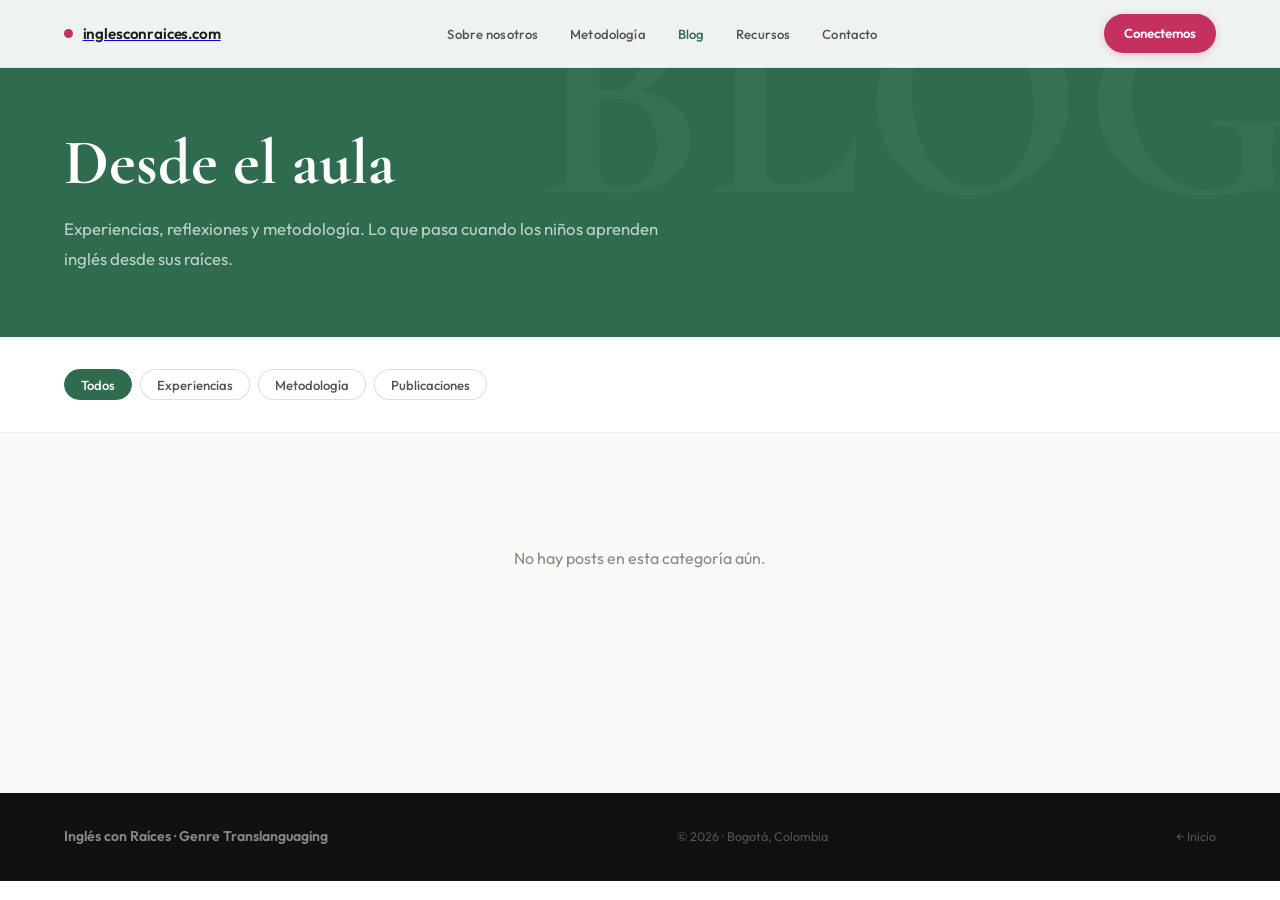
<file: blog/index.html>
<!DOCTYPE html>
<html lang="es">
<head>
  <meta charset="UTF-8">
  <meta name="viewport" content="width=device-width, initial-scale=1.0">
  <title>Blog · Inglés con Raíces</title>
  <meta name="description" content="Experiencias, metodología y reflexiones desde el aula. Cómo enseñamos inglés usando el español como puente en colegios públicos de Bogotá.">
  <link rel="canonical" href="https://inglesconraices.com/blog/">

  <meta property="og:type" content="website">
  <meta property="og:url" content="https://inglesconraices.com/blog/">
  <meta property="og:title" content="Blog · Inglés con Raíces">
  <meta property="og:description" content="Experiencias, metodología y reflexiones desde el aula.">
  <meta property="og:image" content="https://inglesconraices.com/assets/images/og-cover.jpg">

  <link rel="preconnect" href="https://fonts.googleapis.com">
  <link rel="preconnect" href="https://fonts.gstatic.com" crossorigin>
  <link href="https://fonts.googleapis.com/css2?family=Cormorant+Garamond:ital,wght@0,400;0,600;0,700;1,400;1,600&family=Outfit:wght@300;400;500;600;700&family=Space+Mono:ital@0;1&display=swap" rel="stylesheet">
  <link rel="stylesheet" href="../css/styles.css?v=2">
  <link rel="stylesheet" href="../css/blog.css?v=1">
</head>
<body>

<!-- NAV -->
<nav>
  <a href="../" class="nav-brand">
    <div class="nav-dot"></div>
    <span class="nav-name">inglesconraices.com</span>
  </a>
  <ul class="nav-links" id="nav-links">
    <li><a href="../#sobre">Sobre nosotros</a></li>
    <li><a href="../#metodo">Metodología</a></li>
    <li><a href="./" class="nav-link--active">Blog</a></li>
    <li><a href="../recursos/">Recursos</a></li>
    <li><a href="../#contacto">Contacto</a></li>
  </ul>
  <div class="nav-right">
    <a href="../#contacto" class="nav-cta">Conectemos</a>
    <button class="nav-hamburger" id="nav-hamburger" aria-label="Menú" aria-expanded="false">
      <span></span><span></span><span></span>
    </button>
  </div>
</nav>

<!-- HERO BLOG -->
<header class="blog-hero">
  <div class="blog-hero-content">
    <h1>Desde el aula</h1>
    <p>Experiencias, reflexiones y metodología. Lo que pasa cuando los niños aprenden inglés desde sus raíces.</p>
  </div>
</header>

<!-- FILTROS POR CATEGORÍA -->
<section class="blog-filters">
  <button class="blog-filter active" data-category="all">Todos</button>
  <button class="blog-filter" data-category="experiencias">Experiencias</button>
  <button class="blog-filter" data-category="metodologia">Metodología</button>
  <button class="blog-filter" data-category="publicaciones">Publicaciones</button>
</section>

<!-- GRID DE POSTS -->
<main class="blog-grid" id="blog-grid">
  <!-- Los posts se insertan aquí dinámicamente desde posts.json -->
  <p class="blog-empty">Próximamente: nuevas historias desde el aula.</p>
</main>

<!-- FOOTER -->
<footer>
  <span class="footer-brand">Inglés con Raíces · Genre Translanguaging</span>
  <span>© 2026 · Bogotá, Colombia</span>
  <a href="../">← Inicio</a>
</footer>

<script src="../js/blog.js?v=1"></script>
</body>
</html>
</file>
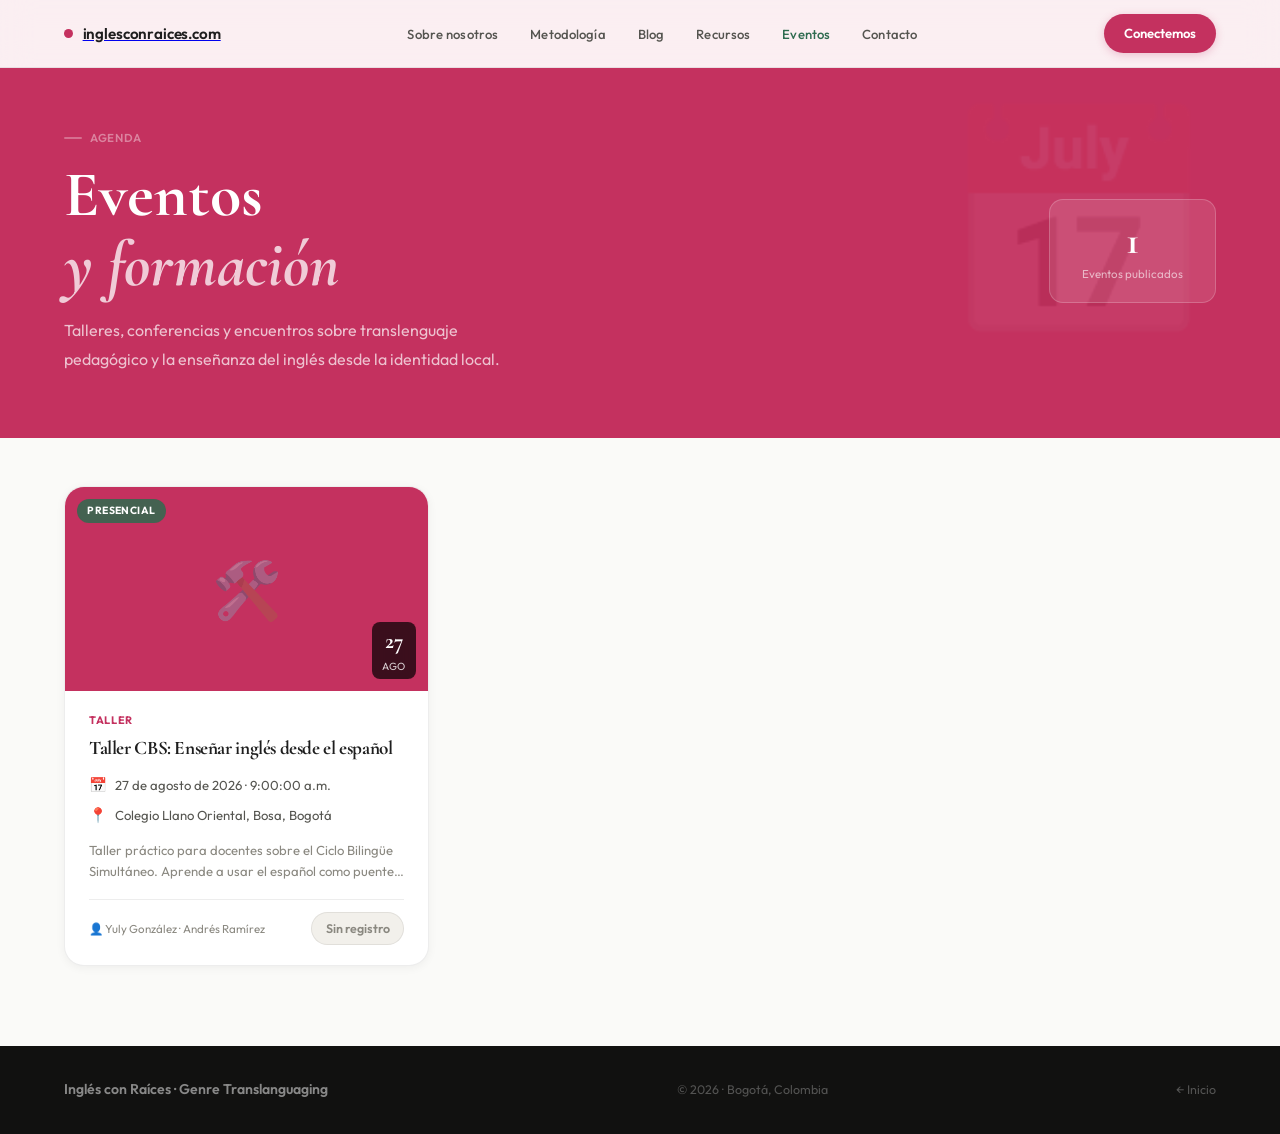
<file: eventos/index.html>
<!DOCTYPE html>
<html lang="es">
<head>
  <meta charset="UTF-8">
  <meta name="viewport" content="width=device-width, initial-scale=1.0">
  <title>Eventos · Inglés con Raíces</title>
  <meta name="description" content="Talleres, conferencias y webinars sobre translenguaje pedagógico y enseñanza del inglés. Organizado por Yuly González y Andrés Ramírez.">
  <link rel="canonical" href="https://inglesconraices.com/eventos/">

  <meta property="og:type" content="website">
  <meta property="og:url" content="https://inglesconraices.com/eventos/">
  <meta property="og:title" content="Eventos · Inglés con Raíces">
  <meta property="og:description" content="Talleres, conferencias y webinars sobre translenguaje pedagógico.">
  <meta property="og:image" content="https://inglesconraices.com/assets/images/og-cover.jpg">

  <link rel="preconnect" href="https://fonts.googleapis.com">
  <link rel="preconnect" href="https://fonts.gstatic.com" crossorigin>
  <link href="https://fonts.googleapis.com/css2?family=Cormorant+Garamond:ital,wght@0,400;0,600;0,700;1,400;1,600&family=Outfit:wght@300;400;500;600;700&family=Space+Mono:ital@0;1&display=swap" rel="stylesheet">
  <link rel="stylesheet" href="../css/styles.css?v=2">
  <link rel="stylesheet" href="../css/eventos.css?v=1">
</head>
<body>

<!-- NAV -->
<nav>
  <a href="../" class="nav-brand">
    <div class="nav-dot"></div>
    <span class="nav-name">inglesconraices.com</span>
  </a>
  <ul class="nav-links" id="nav-links">
    <li><a href="../#sobre">Sobre nosotros</a></li>
    <li><a href="../#metodo">Metodología</a></li>
    <li><a href="../blog/">Blog</a></li>
    <li><a href="../recursos/">Recursos</a></li>
    <li><a href="./" class="nav-link--active">Eventos</a></li>
    <li><a href="../#contacto">Contacto</a></li>
  </ul>
  <div class="nav-right">
    <a href="../#contacto" class="nav-cta">Conectemos</a>
    <button class="nav-hamburger" id="nav-hamburger" aria-label="Menú" aria-expanded="false">
      <span></span><span></span><span></span>
    </button>
  </div>
</nav>

<!-- HERO -->
<header class="eventos-hero">
  <div class="eventos-hero-content">
    <div class="section-label">Agenda</div>
    <h1>Eventos<br><em>y formación</em></h1>
    <p>Talleres, conferencias y encuentros sobre translenguaje pedagógico y la enseñanza del inglés desde la identidad local.</p>
  </div>
  <div class="eventos-hero-stats">
    <div class="eventos-stat">
      <span class="eventos-stat-num" id="total-eventos">—</span>
      <span class="eventos-stat-label">Eventos publicados</span>
    </div>
  </div>
</header>

<!-- GRID -->
<main class="eventos-grid" id="eventos-grid">
  <div class="eventos-loading">Cargando eventos...</div>
</main>

<!-- FOOTER -->
<footer>
  <span class="footer-brand">Inglés con Raíces · Genre Translanguaging</span>
  <span>© 2026 · Bogotá, Colombia</span>
  <a href="../">← Inicio</a>
</footer>

<script src="../js/main.js?v=2"></script>
<script src="../js/eventos.js?v=1"></script>
</body>
</html>
</file>
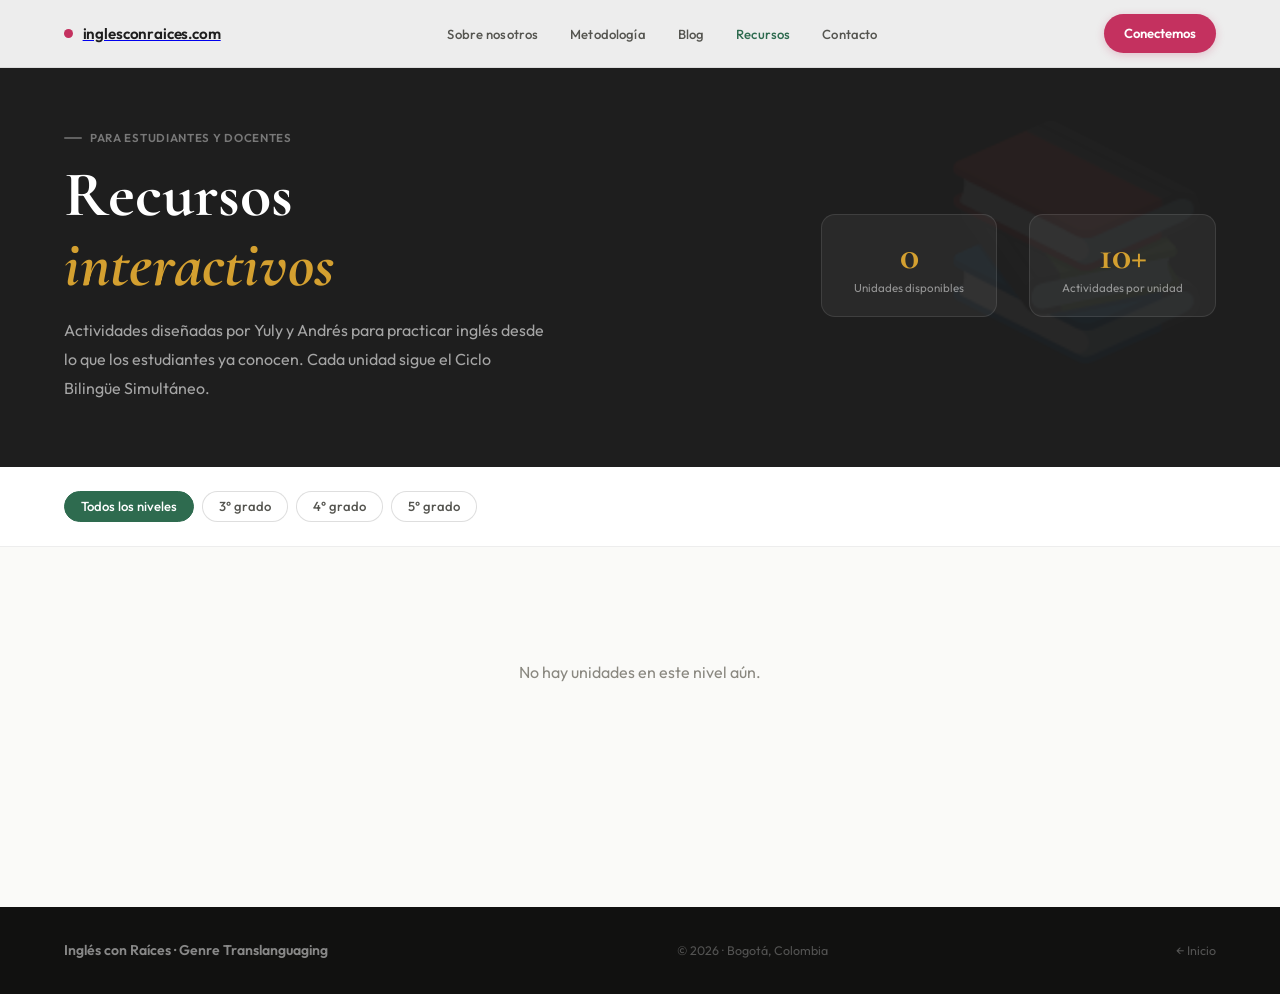
<file: Recursos/index.html>
<!DOCTYPE html>
<html lang="es">
<head>
  <meta charset="UTF-8">
  <meta name="viewport" content="width=device-width, initial-scale=1.0">
  <title>Recursos · Inglés con Raíces</title>
  <meta name="description" content="Actividades interactivas para aprender inglés desde el español. Recursos creados por docentes del Colegio Llano Oriental, Bogotá.">
  <link rel="canonical" href="https://inglesconraices.com/recursos/">

  <meta property="og:type" content="website">
  <meta property="og:url" content="https://inglesconraices.com/recursos/">
  <meta property="og:title" content="Recursos · Inglés con Raíces">
  <meta property="og:description" content="Actividades interactivas para aprender inglés desde el español.">

  <link rel="preconnect" href="https://fonts.googleapis.com">
  <link rel="preconnect" href="https://fonts.gstatic.com" crossorigin>
  <link href="https://fonts.googleapis.com/css2?family=Cormorant+Garamond:ital,wght@0,400;0,600;0,700;1,400;1,600&family=Outfit:wght@300;400;500;600;700&family=Space+Mono:ital@0;1&display=swap" rel="stylesheet">
  <link rel="stylesheet" href="../css/styles.css?v=2">
  <link rel="stylesheet" href="../css/recursos.css?v=1">
</head>
<body>

<!-- NAV -->
<nav>
  <a href="../" class="nav-brand">
    <div class="nav-dot"></div>
    <span class="nav-name">inglesconraices.com</span>
  </a>
  <ul class="nav-links">
    <li><a href="../#sobre">Sobre nosotros</a></li>
    <li><a href="../#metodo">Metodología</a></li>
    <li><a href="../blog/">Blog</a></li>
    <li><a href="./" class="nav-link--active">Recursos</a></li>
    <li><a href="../#contacto">Contacto</a></li>
  </ul>
  <div class="nav-right">
    <a href="../#contacto" class="nav-cta">Conectemos</a>
    <button class="nav-hamburger" id="nav-hamburger" aria-label="Menú" aria-expanded="false">
      <span></span><span></span><span></span>
    </button>
  </div>
</nav>

<!-- HERO -->
<header class="recursos-hero">
  <div class="recursos-hero-content">
    <div class="section-label">Para estudiantes y docentes</div>
    <h1>Recursos<br><em>interactivos</em></h1>
    <p>Actividades diseñadas por Yuly y Andrés para practicar inglés desde lo que los estudiantes ya conocen. Cada unidad sigue el Ciclo Bilingüe Simultáneo.</p>
  </div>
  <div class="recursos-hero-stats">
    <div class="recursos-stat">
      <span class="recursos-stat-num" id="total-units">—</span>
      <span class="recursos-stat-label">Unidades disponibles</span>
    </div>
    <div class="recursos-stat">
      <span class="recursos-stat-num">10+</span>
      <span class="recursos-stat-label">Actividades por unidad</span>
    </div>
  </div>
</header>

<!-- FILTROS -->
<section class="recursos-filters">
  <button class="recursos-filter active" data-grade="all">Todos los niveles</button>
  <button class="recursos-filter" data-grade="3">3° grado</button>
  <button class="recursos-filter" data-grade="4">4° grado</button>
  <button class="recursos-filter" data-grade="5">5° grado</button>
</section>

<!-- GRID -->
<main class="recursos-grid" id="recursos-grid">
  <div class="recursos-loading">Cargando recursos...</div>
</main>

<!-- FOOTER -->
<footer>
  <span class="footer-brand">Inglés con Raíces · Genre Translanguaging</span>
  <span>© 2026 · Bogotá, Colombia</span>
  <a href="../">← Inicio</a>
</footer>

<script src="../js/recursos.js?v=1"></script>
</body>
</html>
</file>
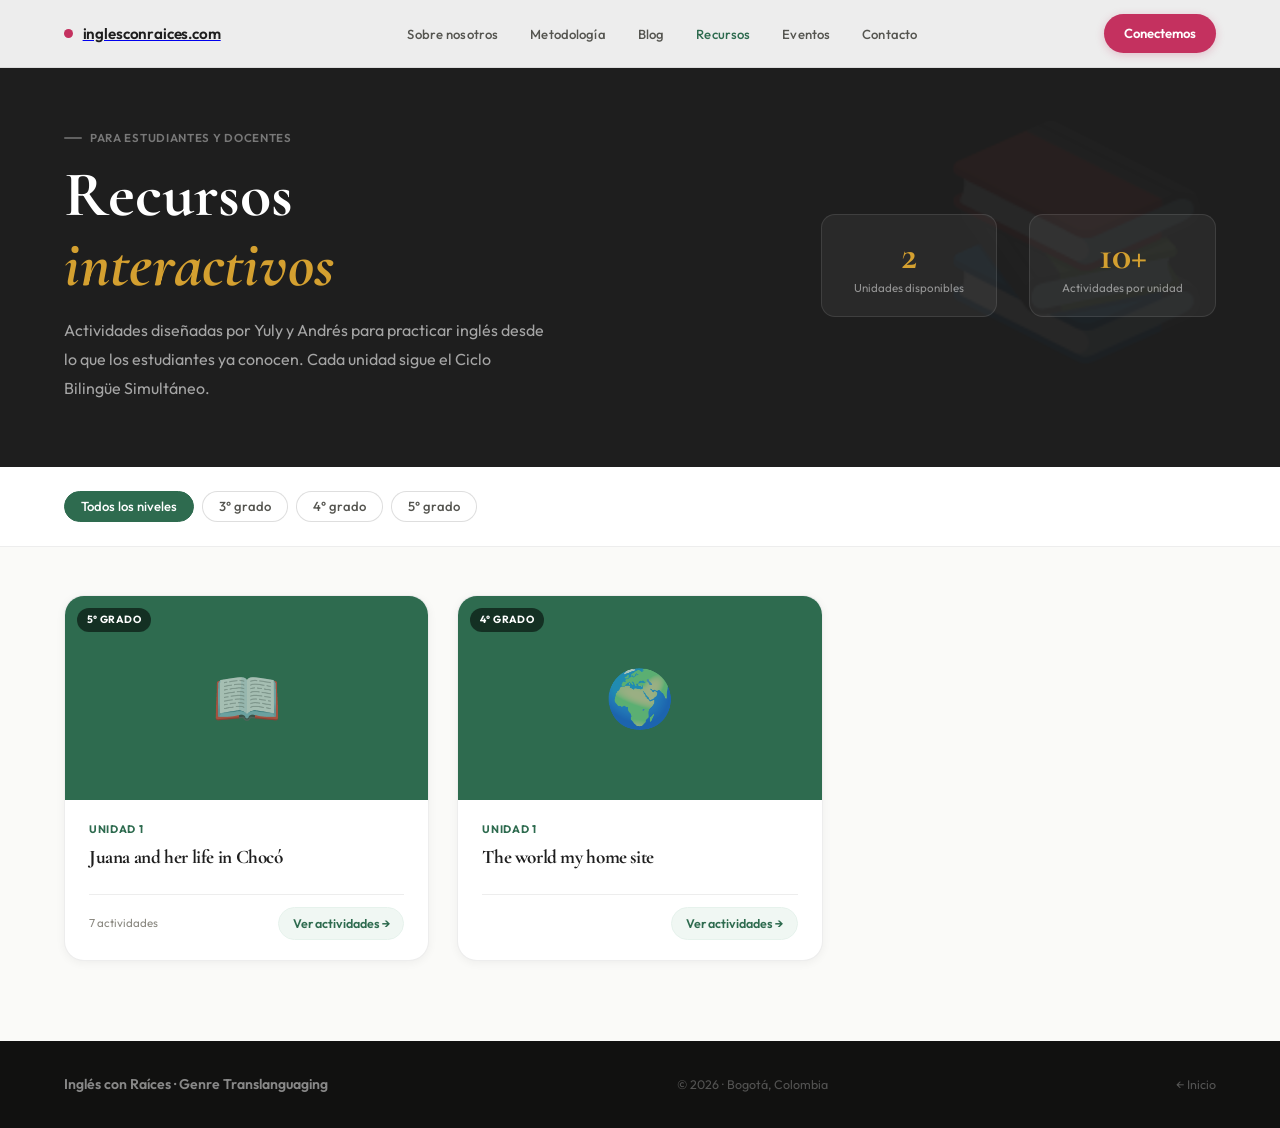
<file: recursos/index.html>
<!DOCTYPE html>
<html lang="es">
<head>
  <meta charset="UTF-8">
  <meta name="viewport" content="width=device-width, initial-scale=1.0">
  <title>Recursos · Inglés con Raíces</title>
  <meta name="description" content="Actividades interactivas para aprender inglés desde el español. Recursos creados por docentes del Colegio Llano Oriental, Bogotá.">
  <link rel="canonical" href="https://inglesconraices.com/recursos/">

  <meta property="og:type" content="website">
  <meta property="og:url" content="https://inglesconraices.com/recursos/">
  <meta property="og:title" content="Recursos · Inglés con Raíces">
  <meta property="og:description" content="Actividades interactivas para aprender inglés desde el español.">

  <link rel="preconnect" href="https://fonts.googleapis.com">
  <link rel="preconnect" href="https://fonts.gstatic.com" crossorigin>
  <link href="https://fonts.googleapis.com/css2?family=Cormorant+Garamond:ital,wght@0,400;0,600;0,700;1,400;1,600&family=Outfit:wght@300;400;500;600;700&family=Space+Mono:ital@0;1&display=swap" rel="stylesheet">
  <link rel="stylesheet" href="../css/styles.css?v=2">
  <link rel="stylesheet" href="../css/recursos.css?v=1">
</head>
<body>

<!-- NAV -->
<nav>
  <a href="../" class="nav-brand">
    <div class="nav-dot"></div>
    <span class="nav-name">inglesconraices.com</span>
  </a>
  <ul class="nav-links">
    <li><a href="../#sobre">Sobre nosotros</a></li>
    <li><a href="../#metodo">Metodología</a></li>
    <li><a href="../blog/">Blog</a></li>
    <li><a href="./" class="nav-link--active">Recursos</a></li>
    <li><a href="../eventos/">Eventos</a></li>
    <li><a href="../#contacto">Contacto</a></li>
  </ul>
  <div class="nav-right">
    <a href="../#contacto" class="nav-cta">Conectemos</a>
    <button class="nav-hamburger" id="nav-hamburger" aria-label="Menú" aria-expanded="false">
      <span></span><span></span><span></span>
    </button>
  </div>
</nav>

<!-- HERO -->
<header class="recursos-hero">
  <div class="recursos-hero-content">
    <div class="section-label">Para estudiantes y docentes</div>
    <h1>Recursos<br><em>interactivos</em></h1>
    <p>Actividades diseñadas por Yuly y Andrés para practicar inglés desde lo que los estudiantes ya conocen. Cada unidad sigue el Ciclo Bilingüe Simultáneo.</p>
  </div>
  <div class="recursos-hero-stats">
    <div class="recursos-stat">
      <span class="recursos-stat-num" id="total-units">—</span>
      <span class="recursos-stat-label">Unidades disponibles</span>
    </div>
    <div class="recursos-stat">
      <span class="recursos-stat-num">10+</span>
      <span class="recursos-stat-label">Actividades por unidad</span>
    </div>
  </div>
</header>

<!-- FILTROS -->
<section class="recursos-filters">
  <button class="recursos-filter active" data-grade="all">Todos los niveles</button>
  <button class="recursos-filter" data-grade="3">3° grado</button>
  <button class="recursos-filter" data-grade="4">4° grado</button>
  <button class="recursos-filter" data-grade="5">5° grado</button>
</section>

<!-- GRID -->
<main class="recursos-grid" id="recursos-grid">
  <div class="recursos-loading">Cargando recursos...</div>
</main>

<!-- FOOTER -->
<footer>
  <span class="footer-brand">Inglés con Raíces · Genre Translanguaging</span>
  <span>© 2026 · Bogotá, Colombia</span>
  <a href="../">← Inicio</a>
</footer>

<script src="../js/recursos.js?v=1"></script>
</body>
</html>
</file>
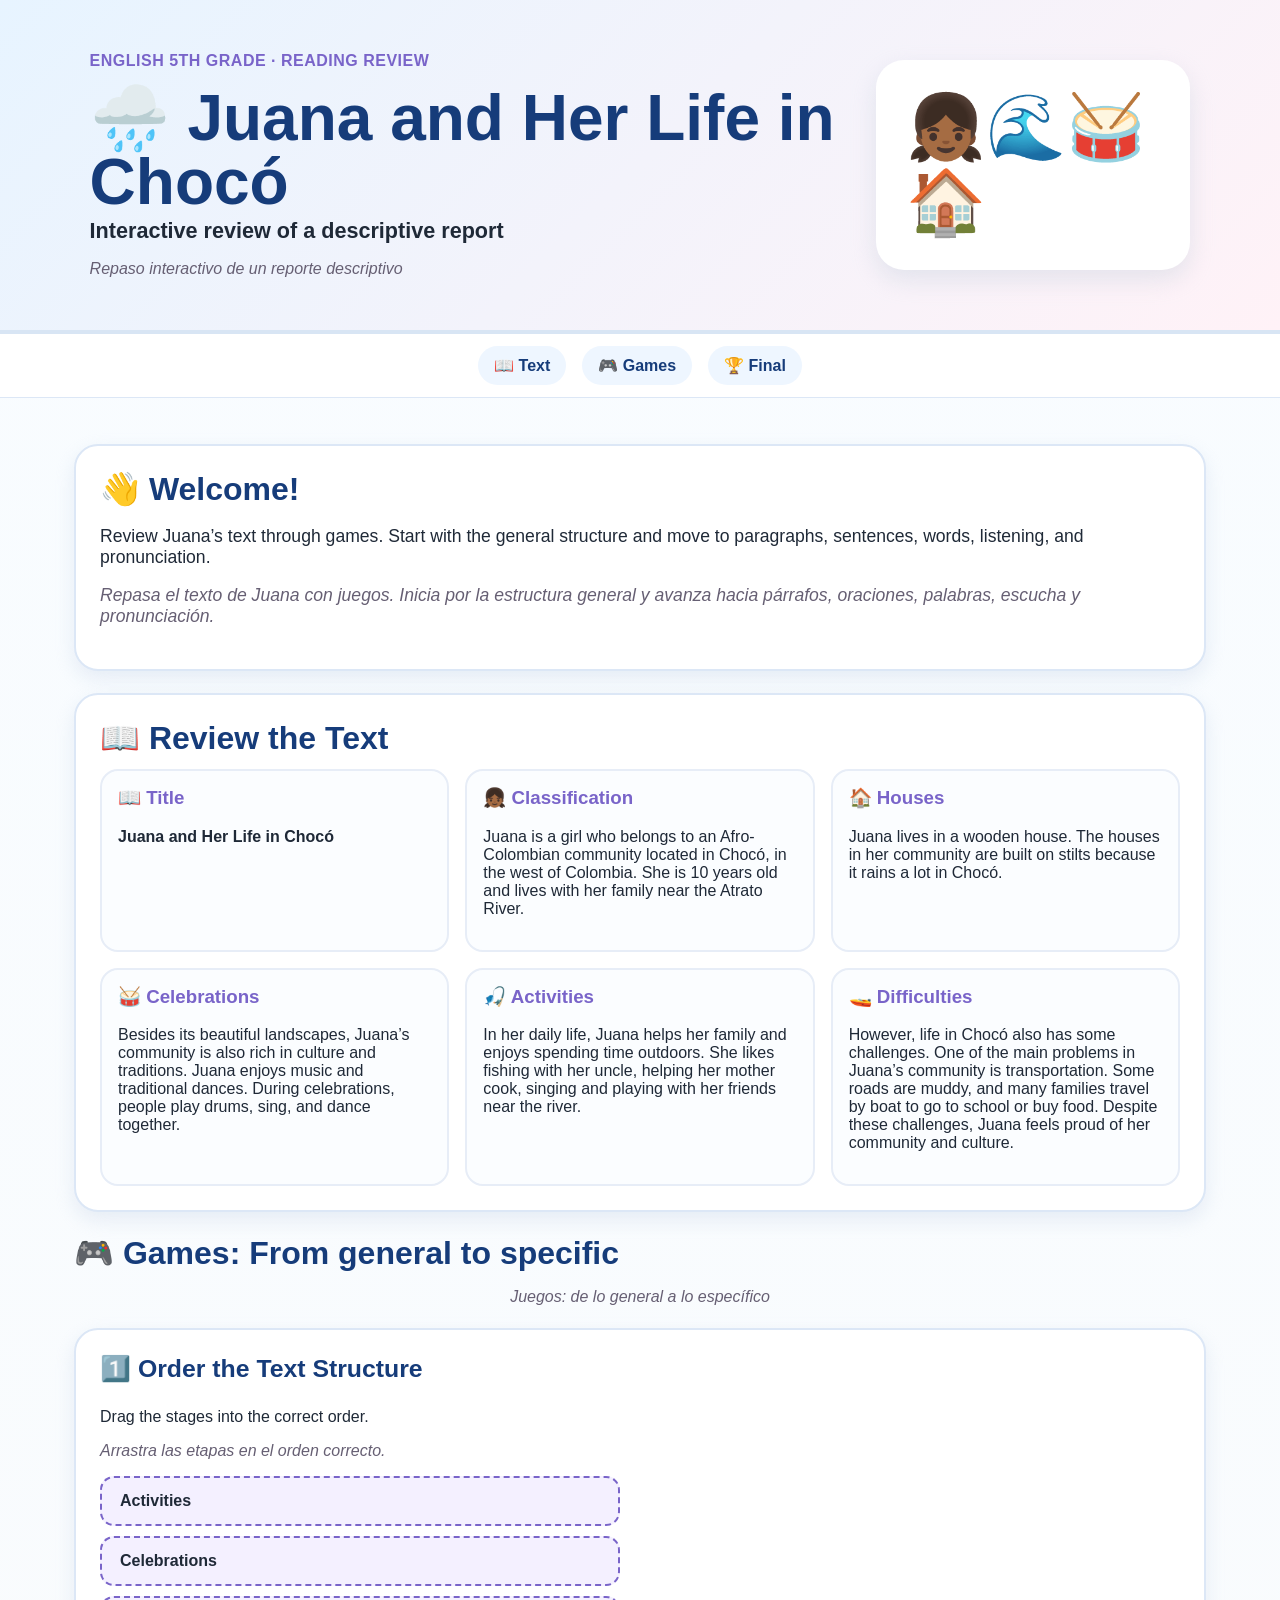
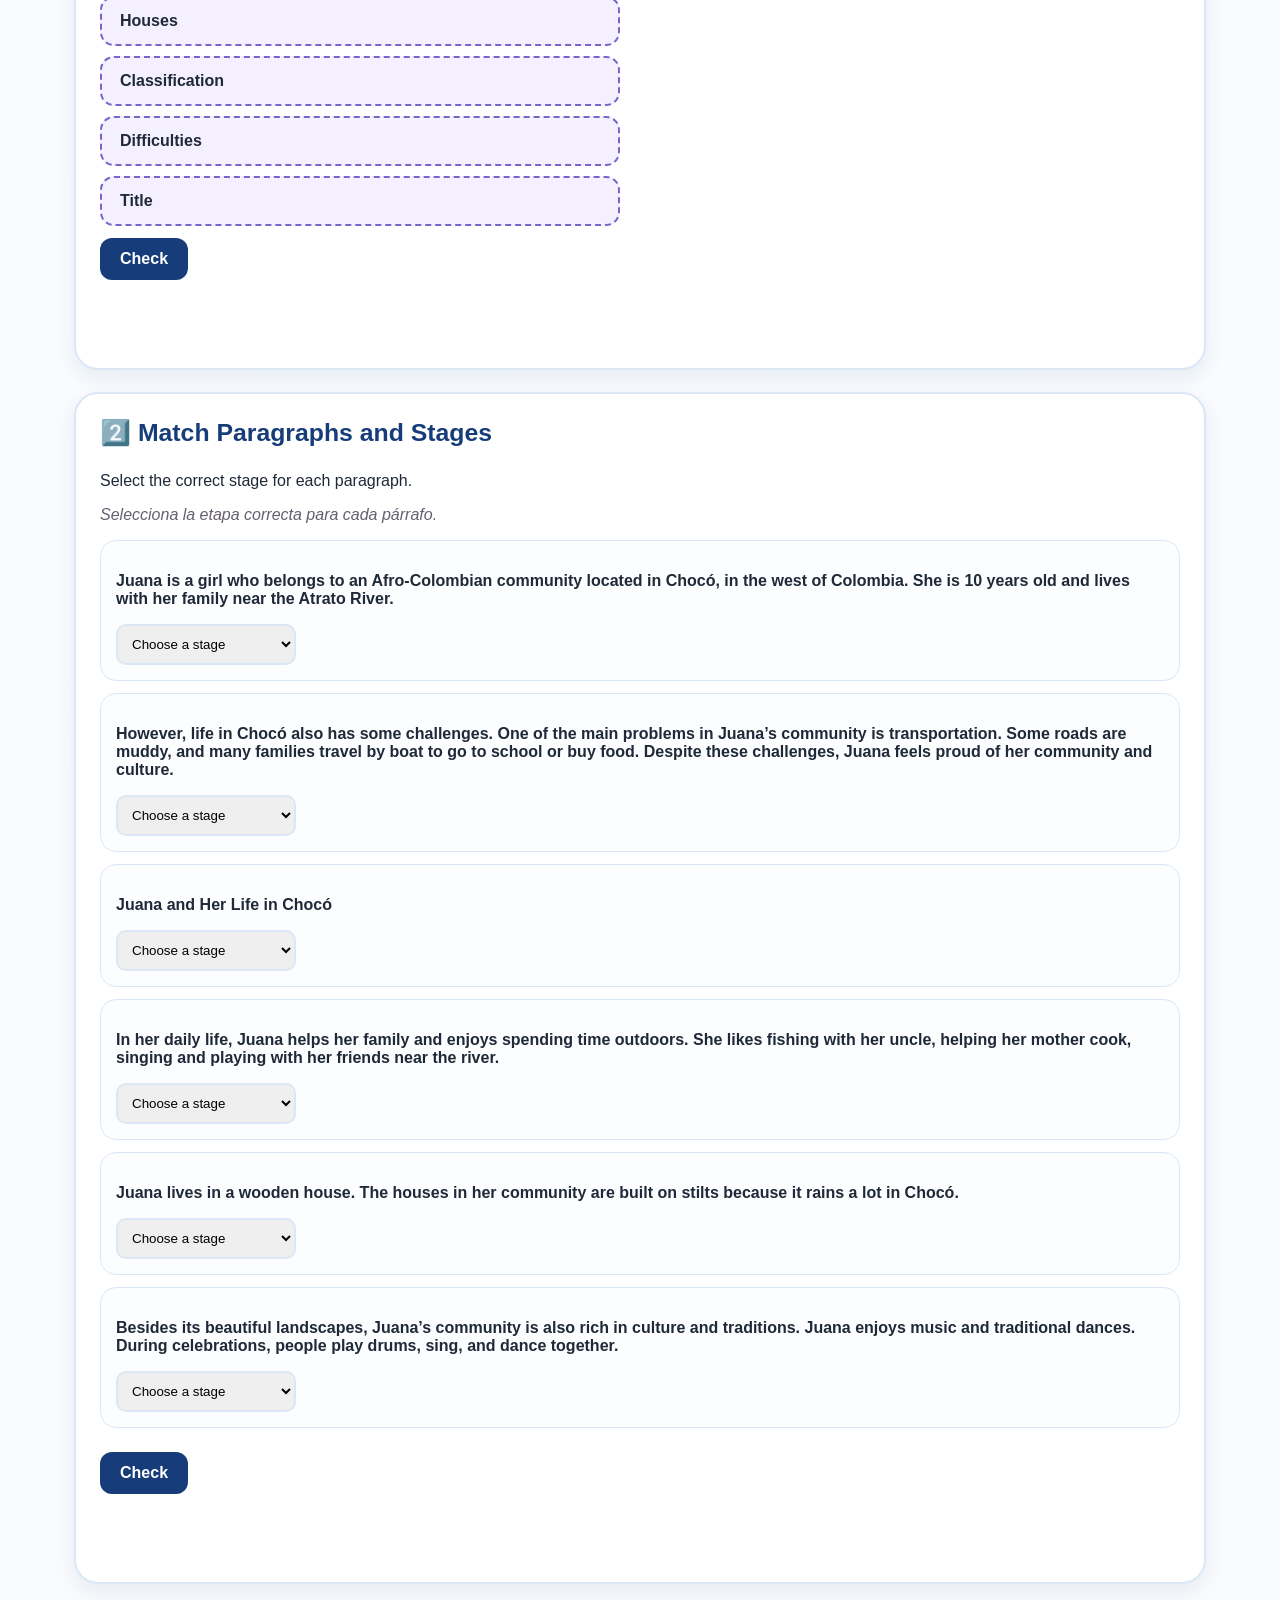
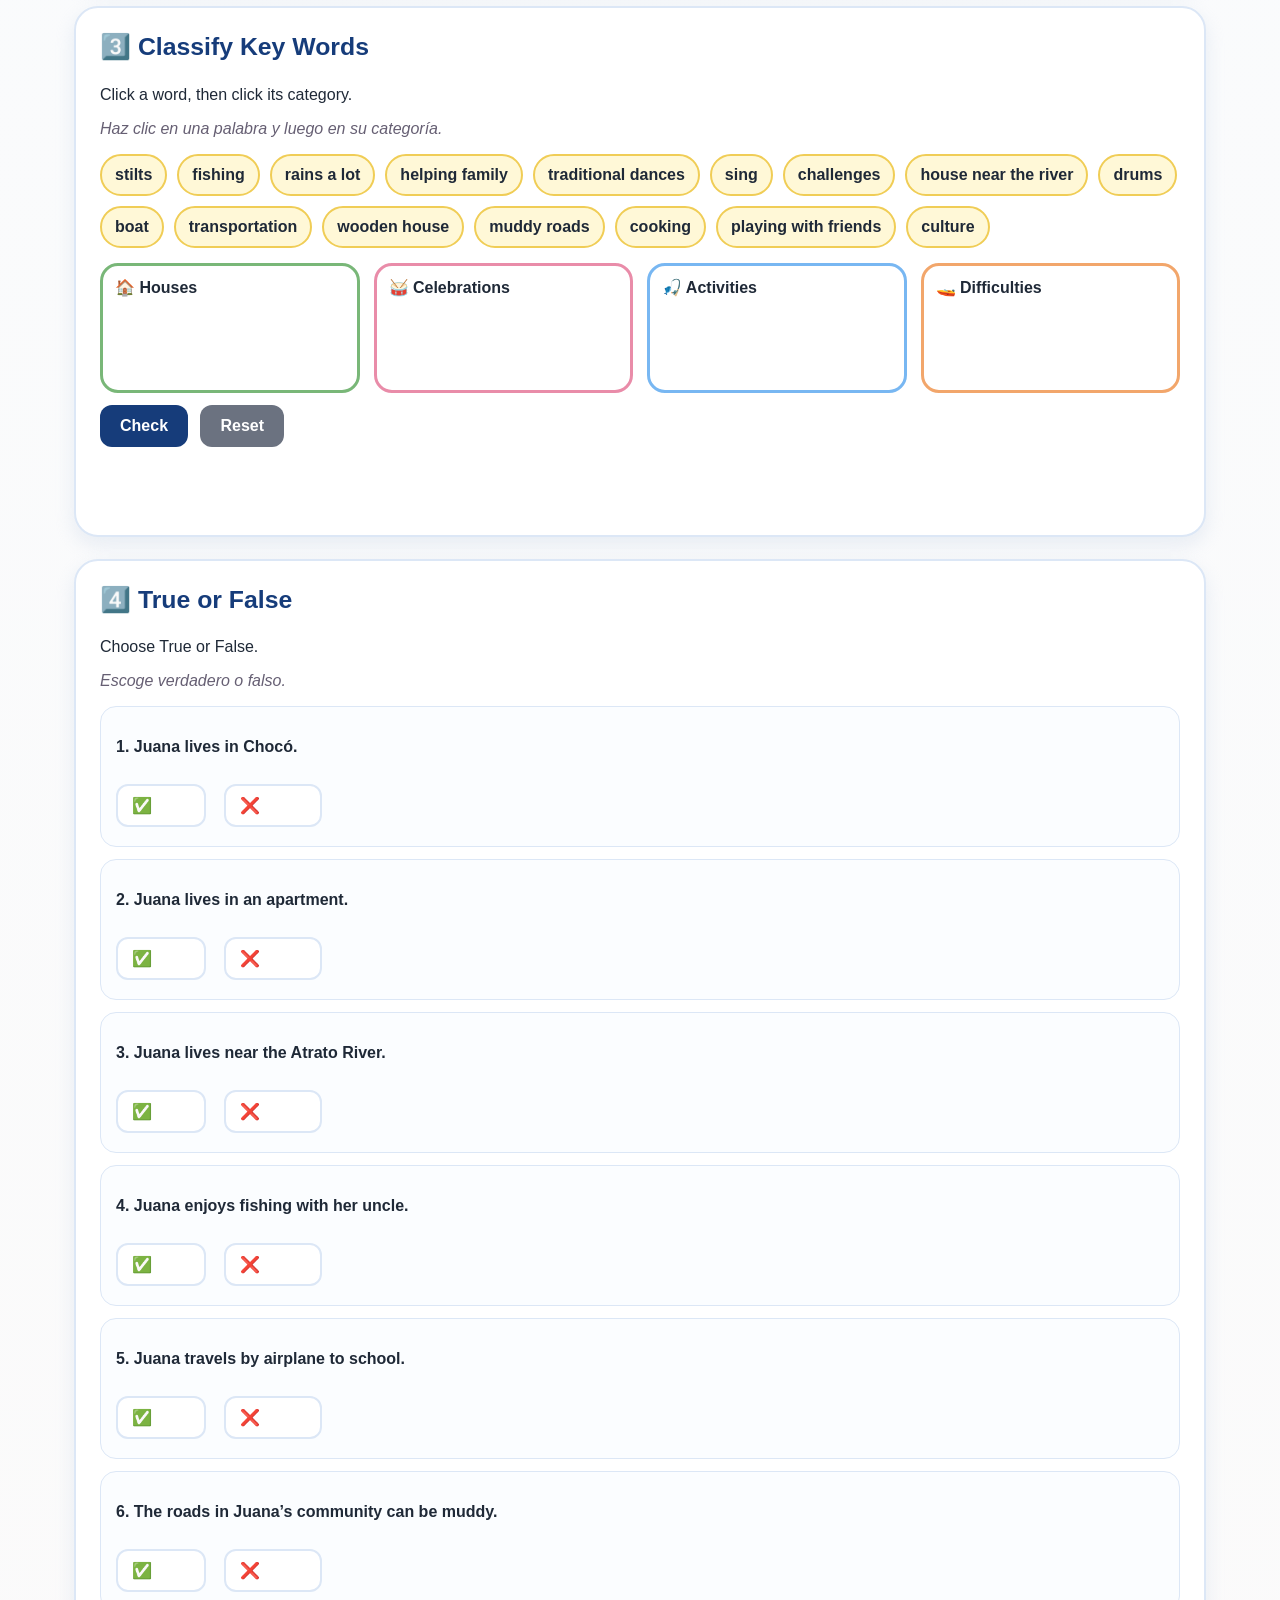
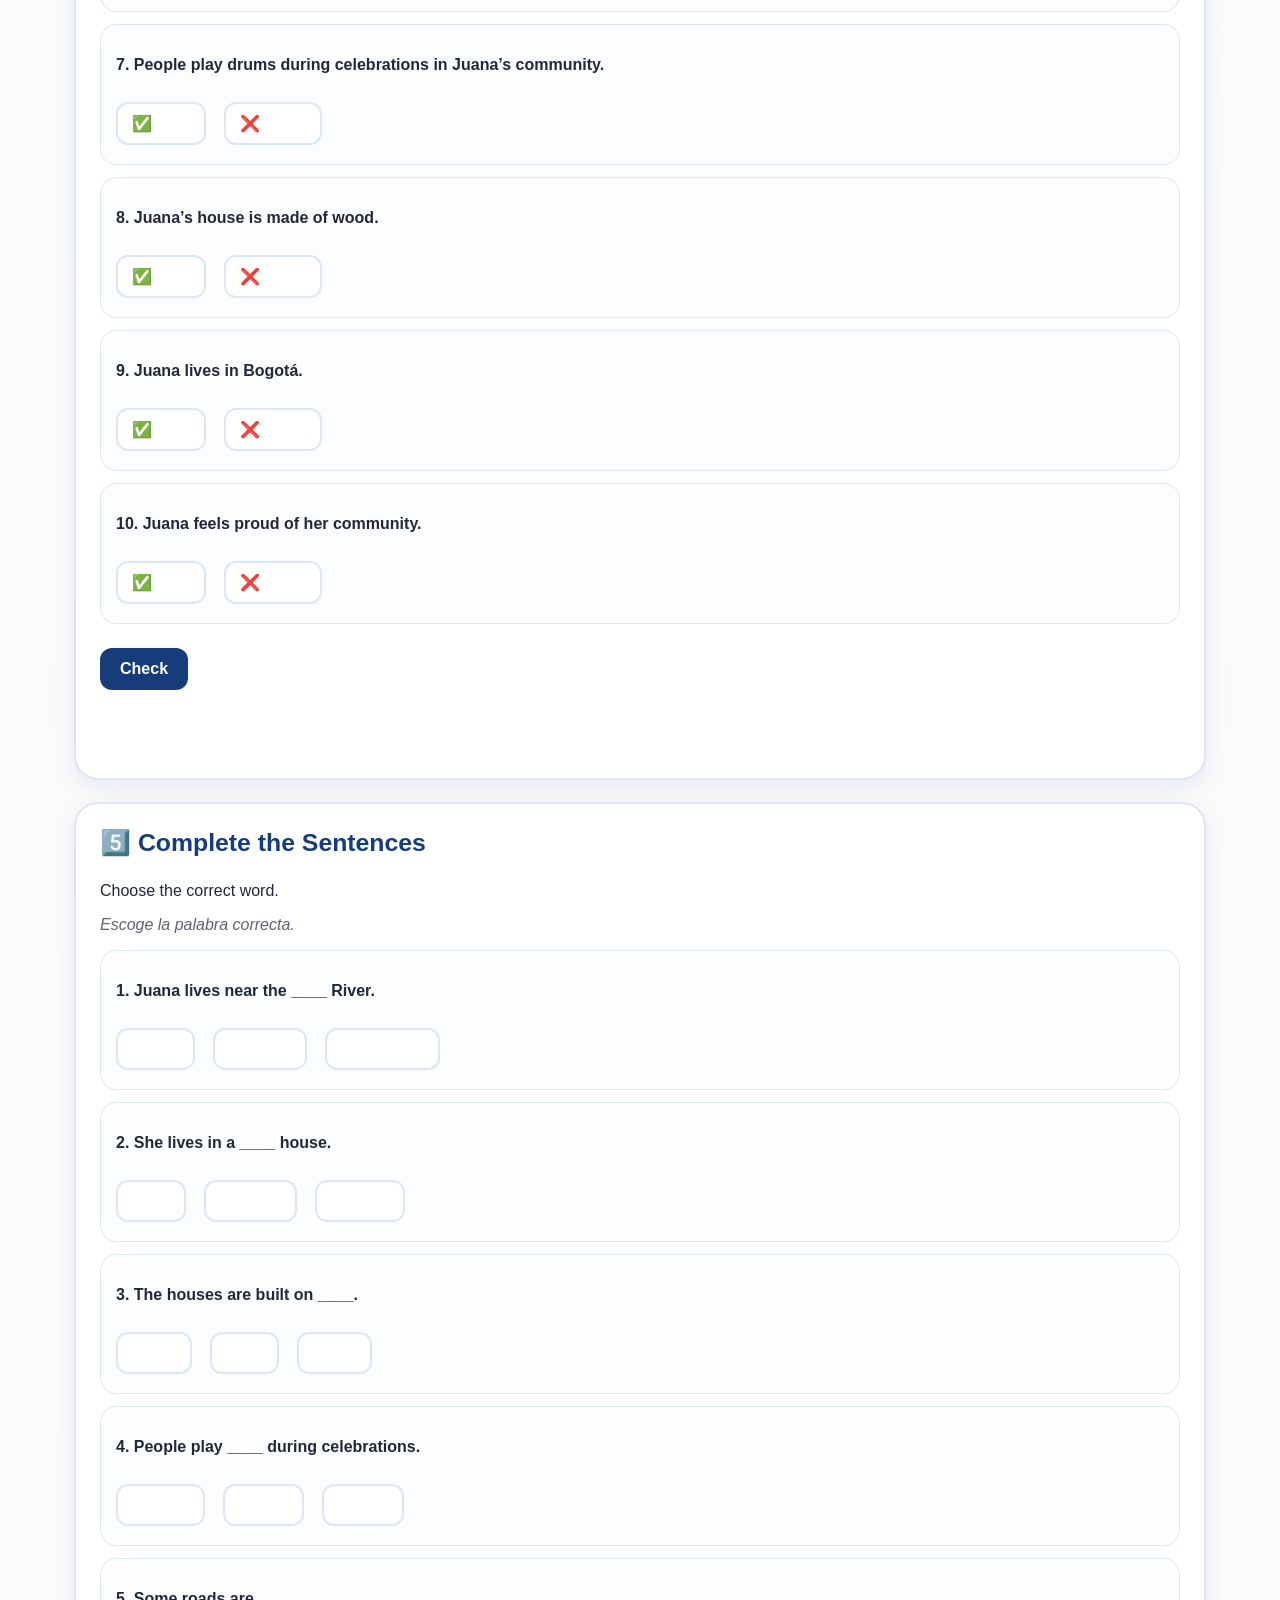
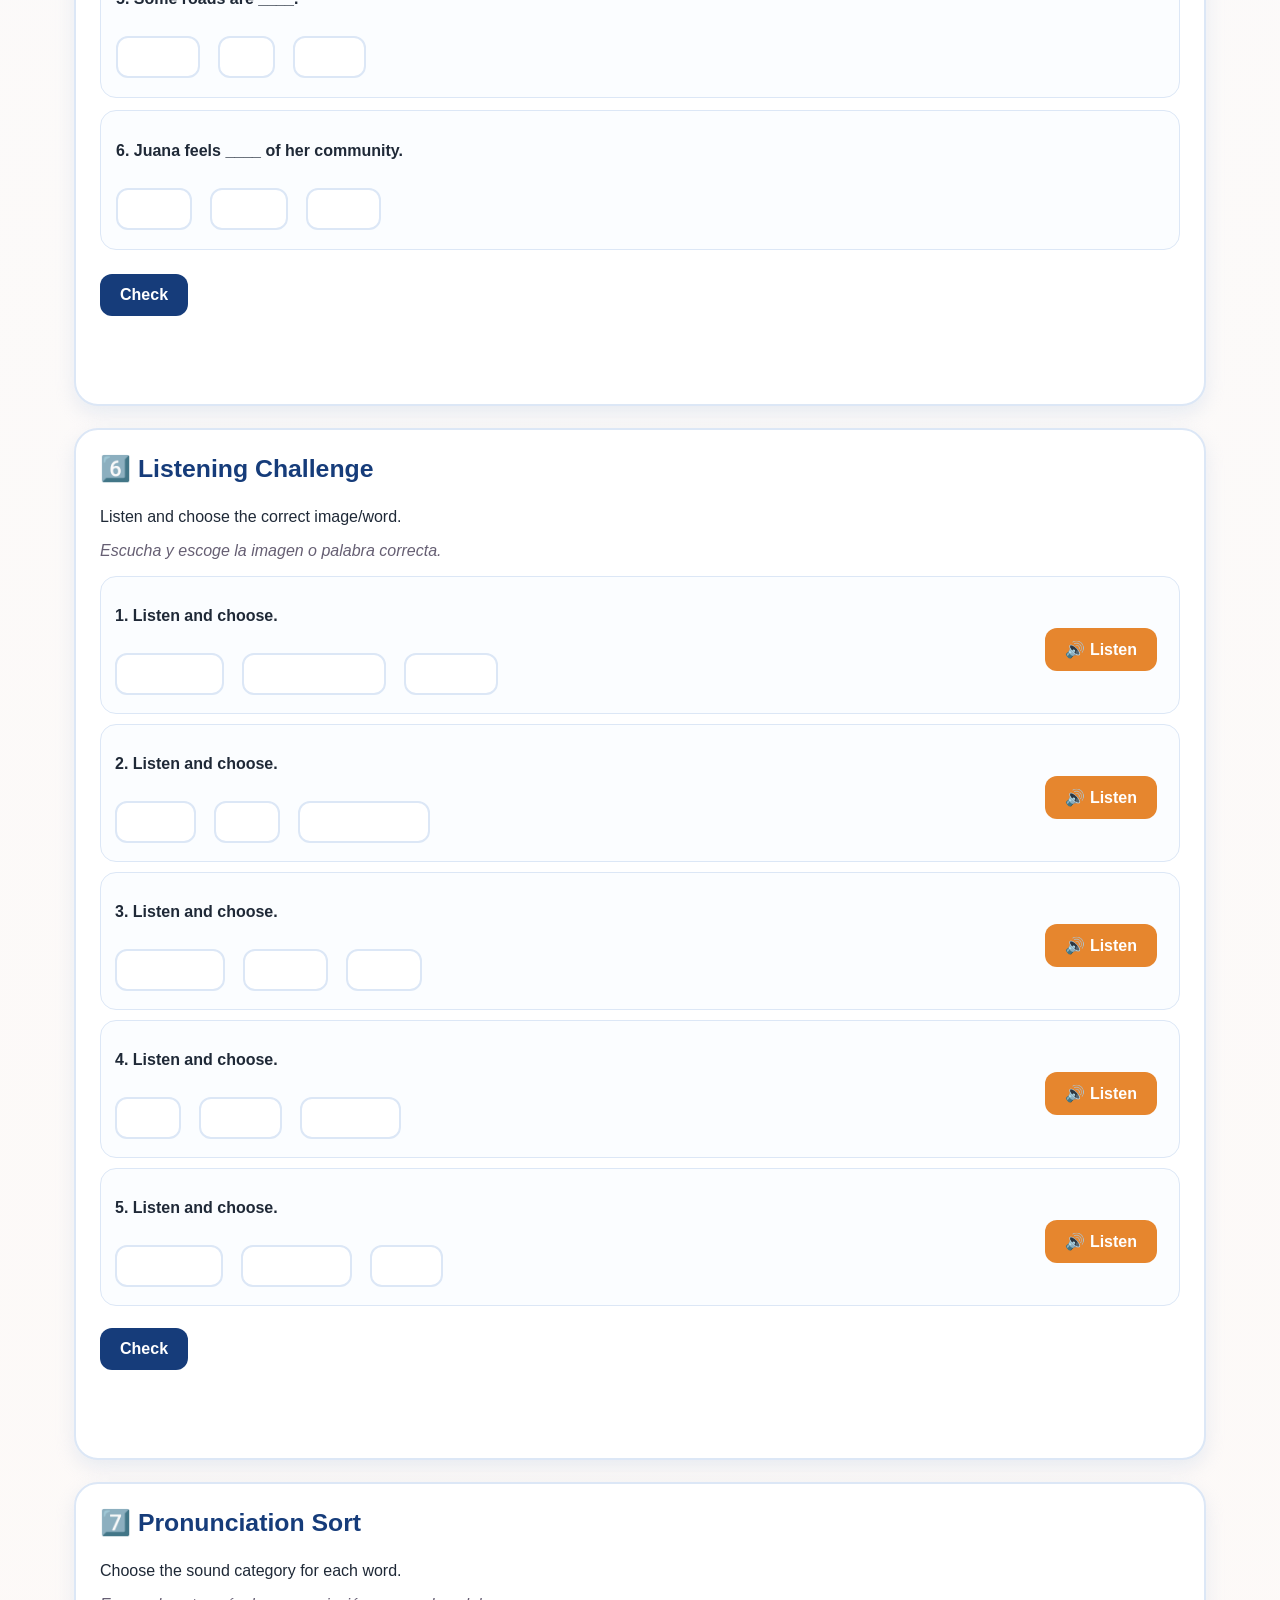
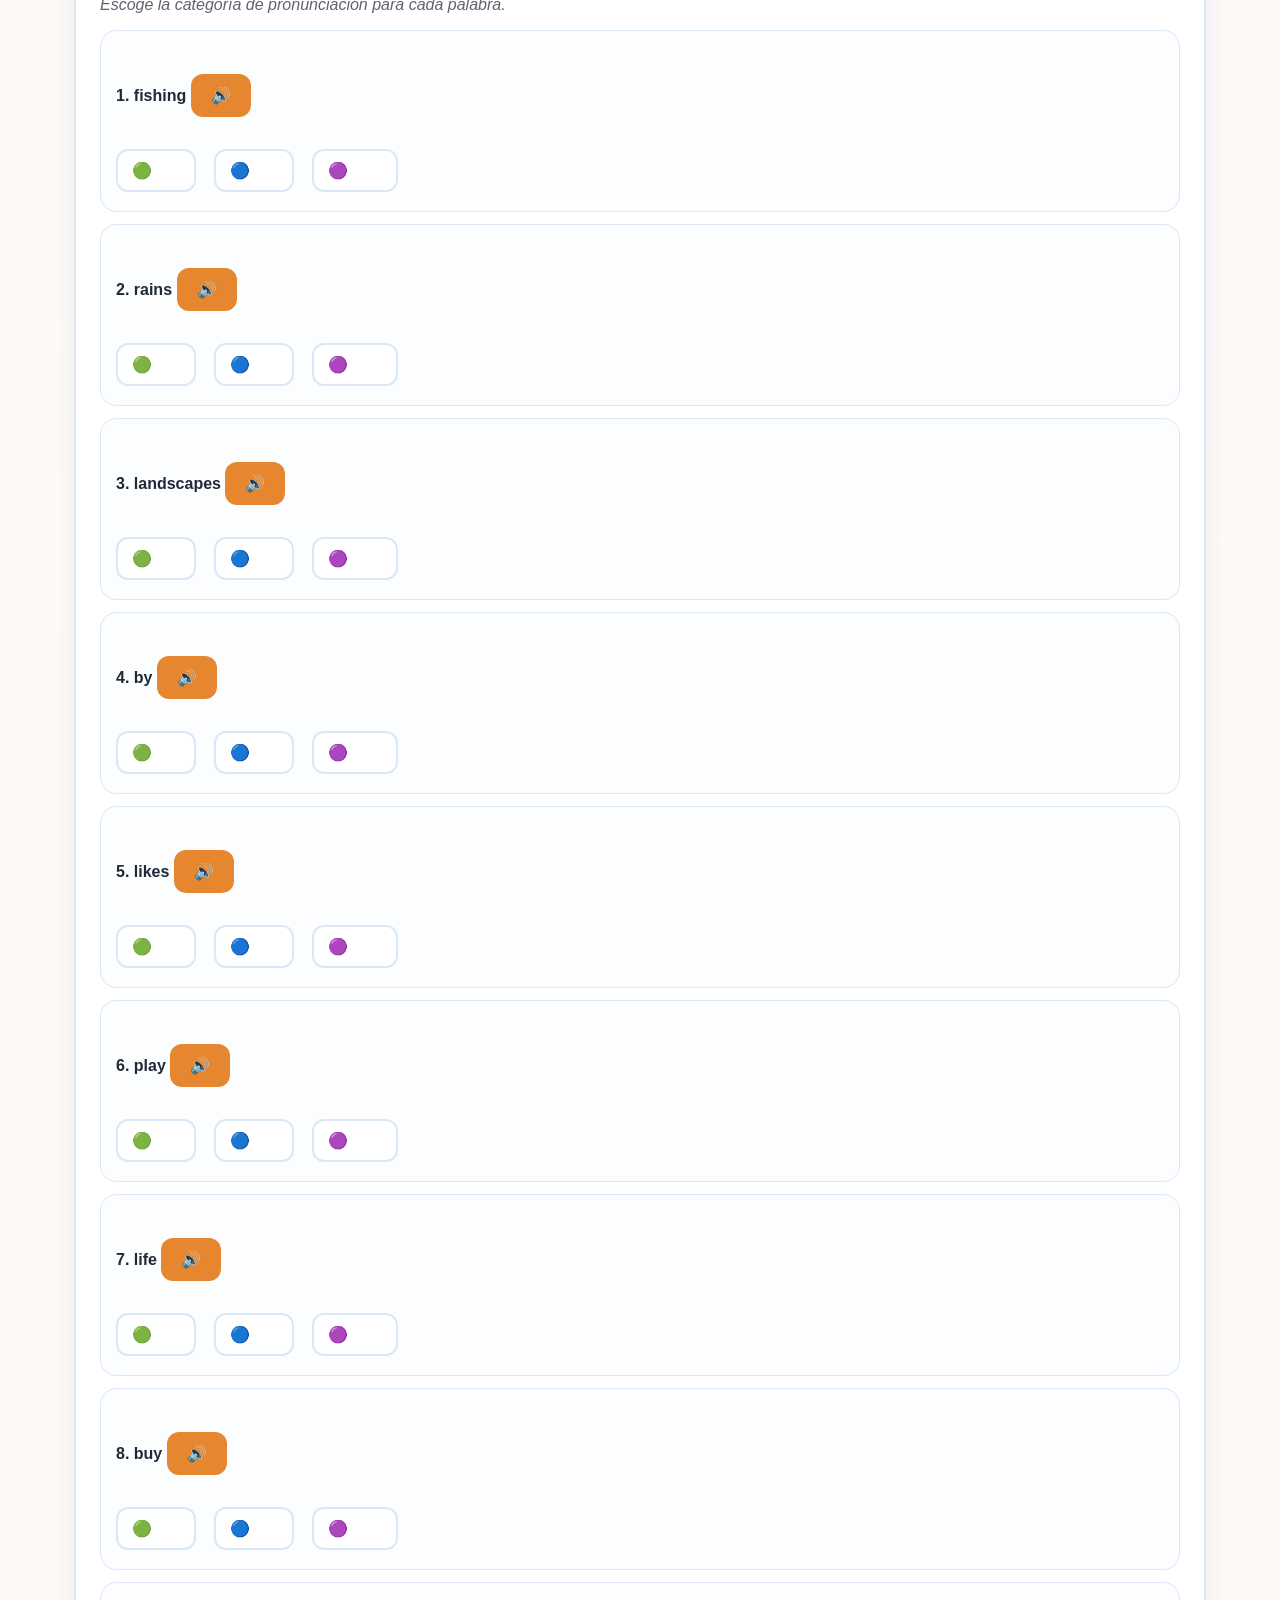
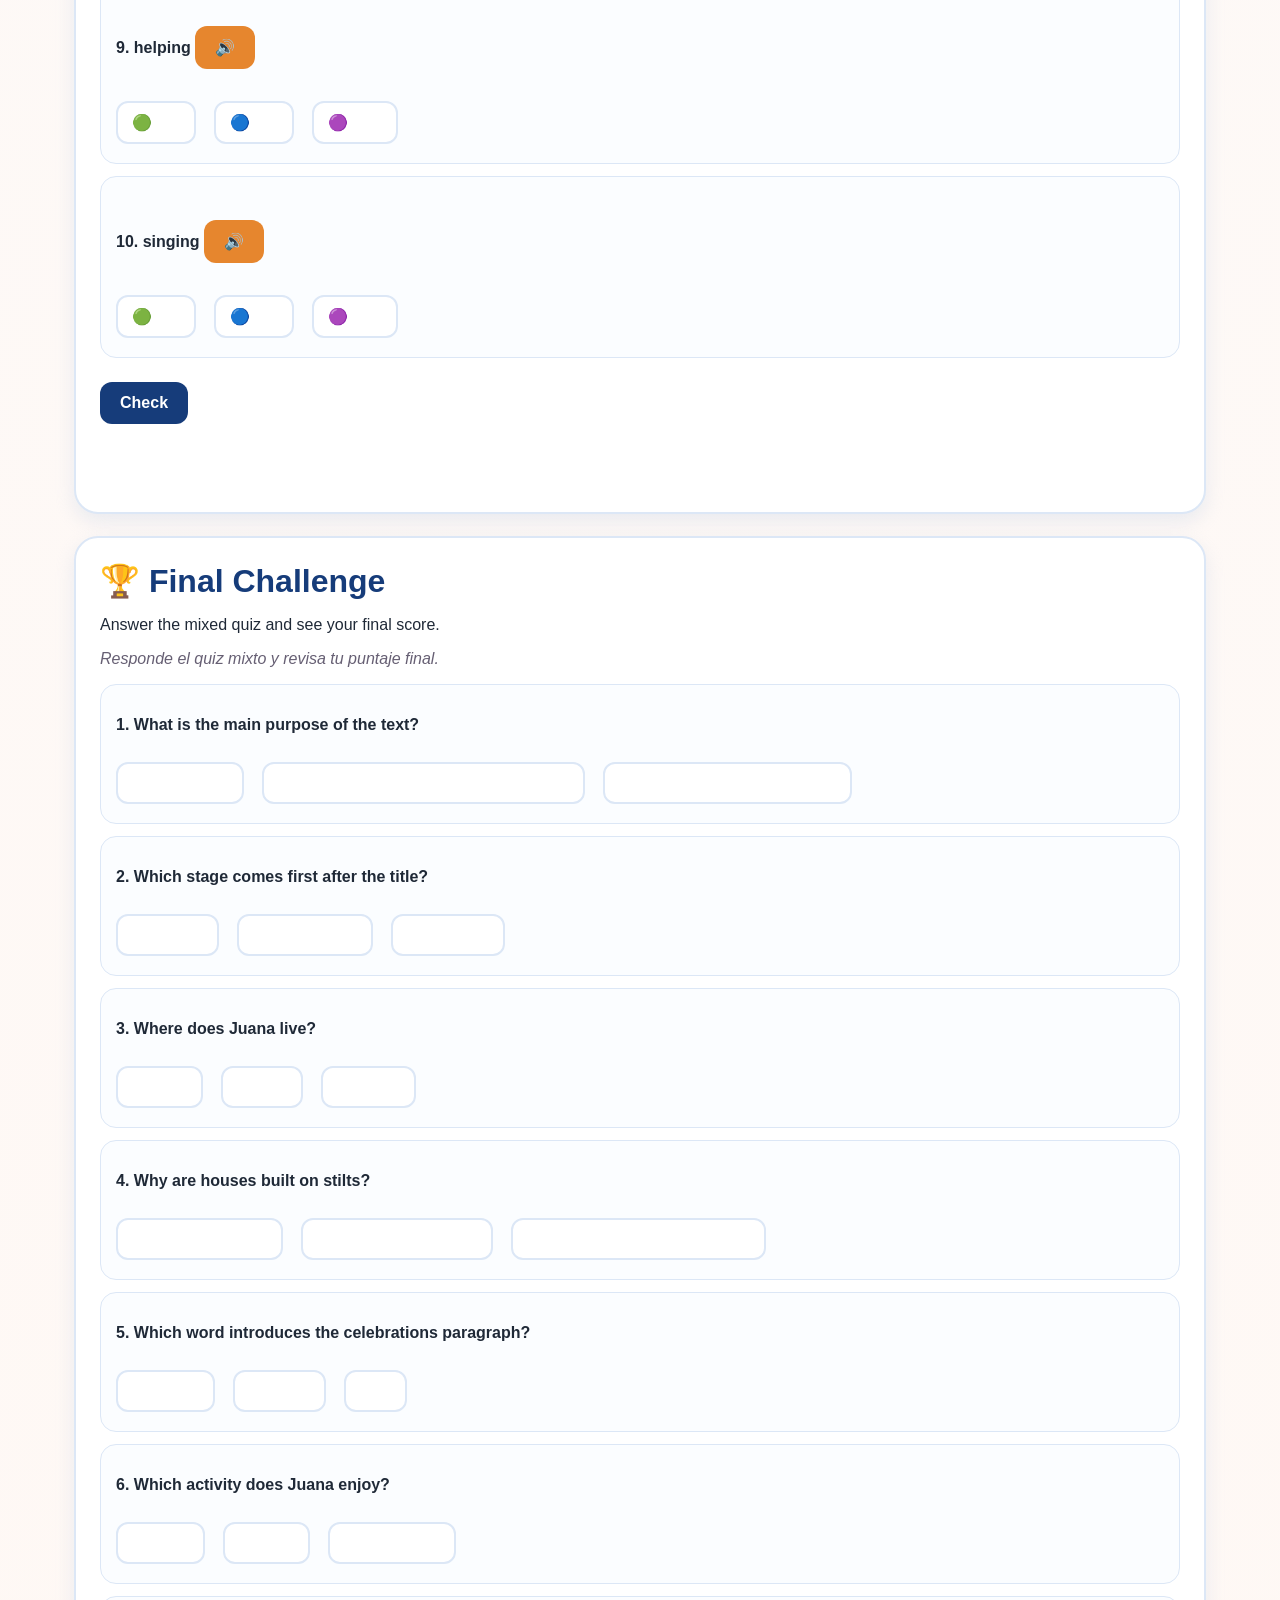
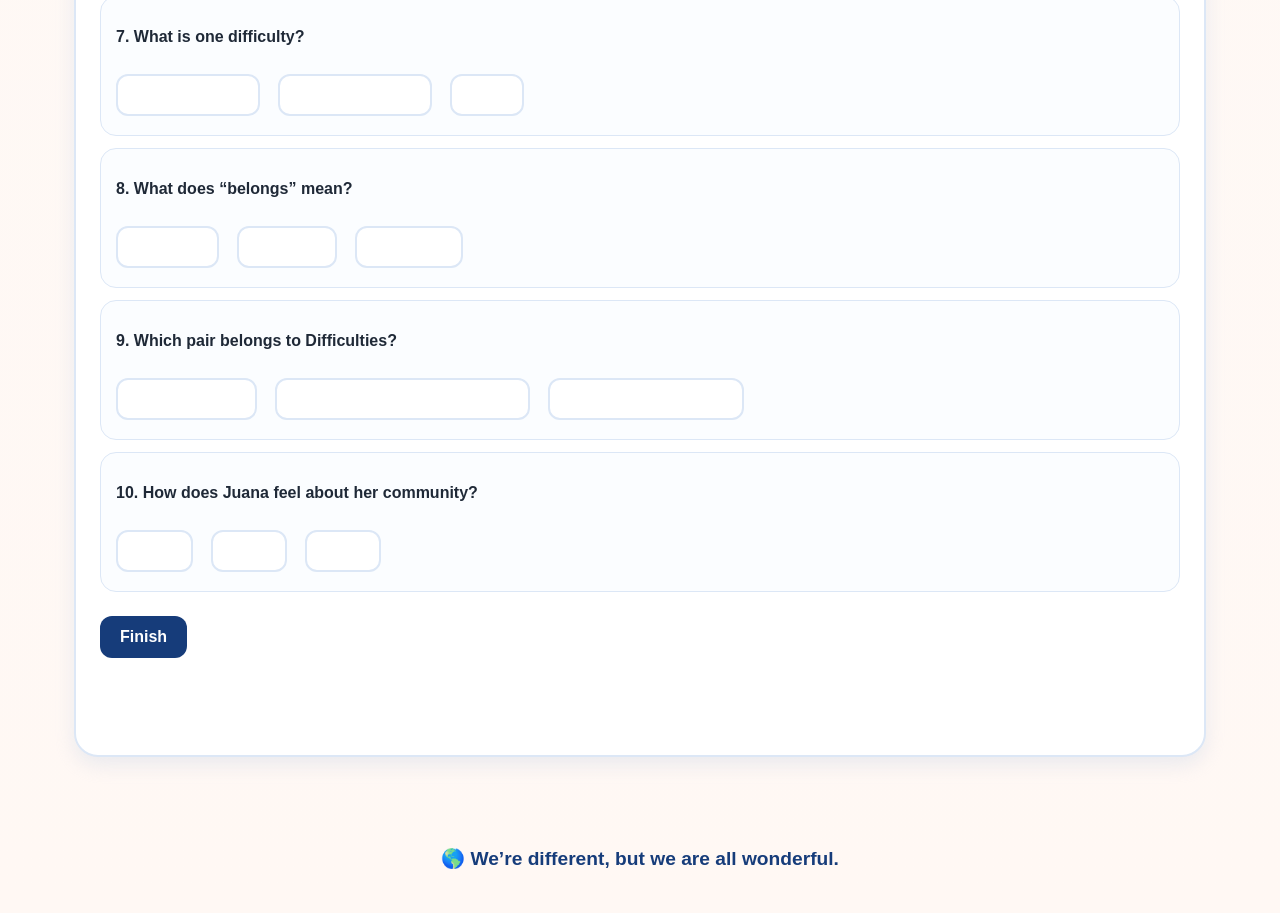
<file: recursos/_preview_juana/juana_website/index.html>
<!DOCTYPE html>
<html lang="en">
<head>
  <meta charset="UTF-8" />
  <meta name="viewport" content="width=device-width, initial-scale=1.0" />
  <title>Juana and Her Life in Chocó</title>
  <link rel="stylesheet" href="styles.css" />
</head>
<body>
  <header class="hero">
    <div>
      <p class="tag">English 5th Grade · Reading Review</p>
      <h1>🌧️ Juana and Her Life in Chocó</h1>
      <p class="subtitle">Interactive review of a descriptive report</p>
      <p class="es"><em>Repaso interactivo de un reporte descriptivo</em></p>
    </div>
    <div class="hero-card">👧🏾🌊🥁🏠</div>
  </header>

  <nav class="nav">
    <a href="#text">📖 Text</a>
    <a href="#games">🎮 Games</a>
    <a href="#final">🏆 Final</a>
  </nav>

  <main>
    <section class="card welcome">
      <h2>👋 Welcome!</h2>
      <p>Review Juana’s text through games. Start with the general structure and move to paragraphs, sentences, words, listening, and pronunciation.</p>
      <p class="es"><em>Repasa el texto de Juana con juegos. Inicia por la estructura general y avanza hacia párrafos, oraciones, palabras, escucha y pronunciación.</em></p>
    </section>

    <section id="text" class="card">
      <h2>📖 Review the Text</h2>
      <div class="text-grid">
        <article><h3>📖 Title</h3><p><strong>Juana and Her Life in Chocó</strong></p></article>
        <article><h3>👧🏾 Classification</h3><p>Juana is a girl who belongs to an Afro-Colombian community located in Chocó, in the west of Colombia. She is 10 years old and lives with her family near the Atrato River.</p></article>
        <article><h3>🏠 Houses</h3><p>Juana lives in a wooden house. The houses in her community are built on stilts because it rains a lot in Chocó.</p></article>
        <article><h3>🥁 Celebrations</h3><p>Besides its beautiful landscapes, Juana’s community is also rich in culture and traditions. Juana enjoys music and traditional dances. During celebrations, people play drums, sing, and dance together.</p></article>
        <article><h3>🎣 Activities</h3><p>In her daily life, Juana helps her family and enjoys spending time outdoors. She likes fishing with her uncle, helping her mother cook, singing and playing with her friends near the river.</p></article>
        <article><h3>🚤 Difficulties</h3><p>However, life in Chocó also has some challenges. One of the main problems in Juana’s community is transportation. Some roads are muddy, and many families travel by boat to go to school or buy food. Despite these challenges, Juana feels proud of her community and culture.</p></article>
      </div>
    </section>

    <section id="games">
      <h2 class="section-title">🎮 Games: From general to specific</h2>
      <p class="center es"><em>Juegos: de lo general a lo específico</em></p>

      <section class="game card" data-game="structure">
        <h3>1️⃣ Order the Text Structure</h3>
        <p>Drag the stages into the correct order.</p>
        <p class="es"><em>Arrastra las etapas en el orden correcto.</em></p>
        <div id="structure-list" class="sortable"></div>
        <button onclick="checkStructure()">Check</button>
        <p id="structure-feedback" class="feedback"></p>
      </section>

      <section class="game card" data-game="paragraphs">
        <h3>2️⃣ Match Paragraphs and Stages</h3>
        <p>Select the correct stage for each paragraph.</p>
        <p class="es"><em>Selecciona la etapa correcta para cada párrafo.</em></p>
        <div id="paragraph-game"></div>
        <button onclick="checkParagraphs()">Check</button>
        <p id="paragraph-feedback" class="feedback"></p>
      </section>

      <section class="game card" data-game="keywords">
        <h3>3️⃣ Classify Key Words</h3>
        <p>Click a word, then click its category.</p>
        <p class="es"><em>Haz clic en una palabra y luego en su categoría.</em></p>
        <div id="word-bank" class="word-bank"></div>
        <div id="categories" class="category-grid"></div>
        <button onclick="checkKeywords()">Check</button>
        <button class="secondary" onclick="resetKeywords()">Reset</button>
        <p id="keywords-feedback" class="feedback"></p>
      </section>

      <section class="game card" data-game="tf">
        <h3>4️⃣ True or False</h3>
        <p>Choose True or False.</p>
        <p class="es"><em>Escoge verdadero o falso.</em></p>
        <div id="tf-game"></div>
        <button onclick="checkTF()">Check</button>
        <p id="tf-feedback" class="feedback"></p>
      </section>

      <section class="game card" data-game="complete">
        <h3>5️⃣ Complete the Sentences</h3>
        <p>Choose the correct word.</p>
        <p class="es"><em>Escoge la palabra correcta.</em></p>
        <div id="complete-game"></div>
        <button onclick="checkComplete()">Check</button>
        <p id="complete-feedback" class="feedback"></p>
      </section>

      <section class="game card" data-game="listening">
        <h3>6️⃣ Listening Challenge</h3>
        <p>Listen and choose the correct image/word.</p>
        <p class="es"><em>Escucha y escoge la imagen o palabra correcta.</em></p>
        <div id="listening-game"></div>
        <button onclick="checkListening()">Check</button>
        <p id="listening-feedback" class="feedback"></p>
      </section>

      <section class="game card" data-game="pronunciation">
        <h3>7️⃣ Pronunciation Sort</h3>
        <p>Choose the sound category for each word.</p>
        <p class="es"><em>Escoge la categoría de pronunciación para cada palabra.</em></p>
        <div id="pron-game"></div>
        <button onclick="checkPronunciation()">Check</button>
        <p id="pron-feedback" class="feedback"></p>
      </section>
    </section>

    <section id="final" class="game card final">
      <h2>🏆 Final Challenge</h2>
      <p>Answer the mixed quiz and see your final score.</p>
      <p class="es"><em>Responde el quiz mixto y revisa tu puntaje final.</em></p>
      <div id="final-quiz"></div>
      <button onclick="checkFinal()">Finish</button>
      <p id="final-feedback" class="feedback big"></p>
    </section>
  </main>

  <footer>
    <p>🌎 We’re different, but we are all wonderful.</p>
  </footer>

  <script src="script.js"></script>
</body>
</html>
</file>
<file: css/styles.css>
/* ─────────────────────────────────────────────
   Genre Translanguaging · Yuly Andrea González
   styles.css  — v4 · Limpio y humano
   ───────────────────────────────────────────── */

*, *::before, *::after { box-sizing: border-box; margin: 0; padding: 0; }

/* ─── TOKENS ─── */
:root {
  /* Paleta: más luz, verde fresco, magenta cálido */
  --cream: #fafaf8;
  --cream-dark: #f2f0eb;
  --ink: #1e1e1e;
  --ink-mid: #555550;
  --ink-soft: #8a8880;
  --green: #2e6b4f;
  --green-light: #e6f2ec;
  --green-mid: #3d8a64;
  --green-pale: #f0f7f3;
  --magenta: #c4315f;
  --magenta-light: #fce8ef;
  --gold: #d4a030;
  --gold-light: #fdf5e4;
  --white: #ffffff;
  --border: rgba(0,0,0,0.07);
  --border-strong: rgba(0,0,0,0.13);

  /* Tipografía: display más expresivo, body más legible */
  --ff-display: 'Cormorant Garamond', Georgia, serif;
  --ff-body: 'Outfit', sans-serif;
  --ff-mono: 'Space Mono', monospace;

  /* Bordes redondeados consistentes */
  --radius-sm: 8px;
  --radius-md: 14px;
  --radius-lg: 20px;
  --radius-pill: 999px;
}

html { scroll-behavior: smooth; }
body {
  font-family: var(--ff-body);
  background: var(--white);
  color: var(--ink);
  line-height: 1.7;
  overflow-x: hidden;
}

/* ─── NAV ─── */
nav {
  position: fixed; top: 0; left: 0; right: 0; z-index: 200;
  display: flex; align-items: center; justify-content: space-between;
  padding: 0.9rem 4rem;
  background: rgba(255,255,255,0.92);
  backdrop-filter: blur(16px);
  border-bottom: 1px solid var(--border);
}
.nav-brand {
  display: flex; align-items: center; gap: 0.6rem;
}
.nav-dot {
  width: 9px; height: 9px; border-radius: 50%;
  background: var(--magenta);
}
.nav-name {
  font-family: var(--ff-body);
  font-size: 0.95rem; font-weight: 600;
  color: var(--ink); text-decoration: none;
  letter-spacing: -0.01em;
}
.nav-links {
  display: flex; gap: 2rem; list-style: none;
}
.nav-links a {
  font-size: 0.82rem; font-weight: 500;
  color: var(--ink-mid); text-decoration: none;
  letter-spacing: 0.01em;
  transition: color 0.2s;
}
.nav-links a:hover { color: var(--magenta); }
.nav-right {
  display: flex; align-items: center; gap: 0.75rem;
}
.nav-cta {
  background: var(--magenta); color: white;
  padding: 0.5rem 1.25rem; border-radius: var(--radius-pill);
  font-size: 0.82rem; font-weight: 600;
  text-decoration: none;
  transition: background 0.2s, transform 0.15s, box-shadow 0.2s;
  box-shadow: 0 2px 8px rgba(196,49,95,0.25);
}
.nav-cta:hover {
  background: var(--green);
  transform: translateY(-1px);
  box-shadow: 0 4px 14px rgba(46,107,79,0.3);
}
/* Hamburguesa */
.nav-hamburger {
  display: none;
  flex-direction: column; justify-content: center; align-items: center;
  gap: 5px; width: 36px; height: 36px;
  background: none; border: none; cursor: pointer; padding: 4px;
  border-radius: var(--radius-sm);
  transition: background 0.2s;
}
.nav-hamburger:hover { background: var(--cream-dark); }
.nav-hamburger span {
  display: block; width: 20px; height: 2px;
  background: var(--ink); border-radius: 2px;
  transition: transform 0.25s, opacity 0.25s;
  transform-origin: center;
}
/* Estado abierto */
.nav-hamburger.is-open span:nth-child(1) { transform: translateY(7px) rotate(45deg); }
.nav-hamburger.is-open span:nth-child(2) { opacity: 0; }
.nav-hamburger.is-open span:nth-child(3) { transform: translateY(-7px) rotate(-45deg); }

/* ─── HERO ─── */
.hero {
  min-height: 100vh;
  display: grid;
  grid-template-columns: 1.1fr 0.9fr;
  padding-top: 68px;
  position: relative;
  overflow: hidden;
}
.hero-left {
  padding: 5rem 3rem 5rem 4rem;
  display: flex; flex-direction: column; justify-content: center;
  position: relative; z-index: 2;
  background: var(--white);
}
.hero-right {
  background: var(--green);
  position: relative; overflow: hidden;
  display: flex; align-items: flex-end;
}
.hero-right::before {
  content: 'GT';
  position: absolute; top: -0.1em; right: -0.05em;
  font-family: var(--ff-display);
  font-size: 20rem; font-weight: 700; line-height: 1;
  color: rgba(255,255,255,0.06);
  pointer-events: none; user-select: none;
}
.hero-right-content {
  position: relative; z-index: 2;
  padding: 3rem;
  width: 100%;
}
.hero-quote {
  font-family: var(--ff-display);
  font-size: 1.7rem; font-style: italic; line-height: 1.45;
  color: rgba(255,255,255,0.95);
  margin-bottom: 1.25rem;
  border-left: 4px solid var(--gold);
  padding-left: 1.25rem;
}
.hero-attribution {
  font-size: 0.78rem; font-weight: 500;
  color: rgba(255,255,255,0.5);
  letter-spacing: 0.05em;
}

.hero-eyebrow {
  display: inline-flex; align-items: center; gap: 0.6rem;
  font-family: var(--ff-body);
  font-size: 0.78rem; color: var(--magenta); font-weight: 600;
  letter-spacing: 0.02em;
  background: var(--magenta-light);
  padding: 0.3rem 0.85rem; border-radius: var(--radius-pill);
  margin-bottom: 1.75rem;
  width: fit-content;
}
.hero-eyebrow-line { display: none; }

h1.hero-title {
  font-family: var(--ff-display);
  font-size: clamp(3rem, 5.5vw, 5rem);
  line-height: 1.05; letter-spacing: -0.02em;
  font-weight: 700;
  margin-bottom: 1.5rem;
  color: var(--ink);
}
h1.hero-title em {
  font-style: italic; color: var(--magenta);
}
h1.hero-title span.accent {
  color: var(--green);
}

.hero-desc {
  font-size: 1.05rem; line-height: 1.8;
  color: var(--ink-mid);
  max-width: 500px; margin-bottom: 2.5rem;
}
.hero-actions {
  display: flex; align-items: center; gap: 1rem; flex-wrap: wrap;
}
.btn-primary {
  background: var(--magenta); color: white;
  padding: 0.8rem 1.75rem; border-radius: var(--radius-pill);
  font-size: 0.88rem; font-weight: 600;
  text-decoration: none;
  transition: background 0.2s, transform 0.15s, box-shadow 0.2s;
  box-shadow: 0 2px 10px rgba(196,49,95,0.28);
}
.btn-primary:hover {
  background: var(--green);
  transform: translateY(-2px);
  box-shadow: 0 5px 18px rgba(46,107,79,0.3);
}
.btn-secondary {
  color: var(--ink-mid); font-size: 0.88rem; font-weight: 500;
  text-decoration: none;
  display: flex; align-items: center; gap: 0.4rem;
  padding: 0.75rem 1.25rem;
  border: 1.5px solid var(--border-strong);
  border-radius: var(--radius-pill);
  transition: color 0.2s, border-color 0.2s, background 0.2s;
}
.btn-secondary:hover {
  color: var(--magenta);
  border-color: var(--magenta);
  background: var(--magenta-light);
}

.hero-rule {
  display: flex; align-items: center; gap: 1rem;
  margin-top: 3rem; padding-top: 2.5rem;
  border-top: 1px solid var(--border);
  flex-wrap: wrap;
}
.hero-rule-label {
  font-size: 0.72rem; color: var(--ink-soft); font-weight: 500;
  white-space: nowrap;
}
.hero-logos {
  display: flex; gap: 0.6rem; align-items: center; flex-wrap: wrap;
}
.hero-logo-pill {
  background: var(--cream-dark);
  border: 1px solid var(--border);
  padding: 0.3rem 0.8rem; border-radius: var(--radius-pill);
  font-size: 0.72rem; font-weight: 500; color: var(--ink-mid);
}

/* ─── METRICS BAND ─── */
.metrics {
  background: var(--green);
  padding: 3rem 4rem;
  display: grid; grid-template-columns: repeat(4, 1fr);
  gap: 0;
}
.metric {
  text-align: center;
  padding: 1.75rem 1rem;
  border-right: 1px solid rgba(255,255,255,0.12);
}
.metric:last-child { border-right: none; }
.metric-num {
  font-family: var(--ff-display);
  font-size: 3.2rem; font-weight: 700; line-height: 1;
  color: white; margin-bottom: 0.5rem;
}
.metric-num sup {
  font-size: 1.6rem; vertical-align: super;
}
.metric-label {
  font-size: 0.8rem; color: rgba(255,255,255,0.65);
  line-height: 1.45;
}

/* ─── SECTION BASE ─── */
.section-label {
  font-family: var(--ff-body);
  font-size: 0.72rem; letter-spacing: 0.06em; text-transform: uppercase;
  color: var(--magenta); font-weight: 600;
  display: flex; align-items: center; gap: 0.5rem;
  margin-bottom: 0.75rem;
}
.section-label::before {
  content: '';
  display: inline-block; width: 18px; height: 2px;
  background: var(--magenta); border-radius: 2px;
}
h2 {
  font-family: var(--ff-display);
  font-size: clamp(2.2rem, 3.5vw, 3.2rem);
  line-height: 1.1; letter-spacing: -0.02em; font-weight: 700;
  margin-bottom: 1.25rem;
  color: var(--ink);
}
h2 em { font-style: italic; color: var(--green); }
h2 .mg { color: var(--magenta); }

/* ─── SOBRE YULY ─── */
#sobre {
  padding: 7rem 4rem;
  display: grid; grid-template-columns: 1fr 1fr;
  gap: 5rem; align-items: center;
  background: var(--white);
}
.sobre-visual {
  position: relative;
}
.sobre-card {
  background: var(--green);
  border-radius: var(--radius-lg);
  aspect-ratio: 3/4;
  display: flex; flex-direction: column;
  align-items: center; justify-content: flex-end;
  overflow: hidden; position: relative;
  box-shadow: 0 20px 60px rgba(46,107,79,0.2);
}
.sobre-card img {
  position: absolute; inset: 0;
  width: 100%; height: 100%;
  object-fit: cover; object-position: center top;
}
.sobre-card::after {
  content: '';
  position: absolute; inset: 0;
  background: linear-gradient(180deg, transparent 45%, rgba(0,0,0,0.6) 100%);
  z-index: 1;
}
.sobre-tag {
  position: relative; z-index: 2;
  width: 100%; padding: 1.5rem 2rem;
  background: var(--magenta);
  border-radius: 0 0 var(--radius-lg) var(--radius-lg);
}
.sobre-tag-name {
  font-family: var(--ff-display); font-size: 1.4rem; color: white;
  font-weight: 600; margin-bottom: 0.2rem;
}
.sobre-tag-role {
  font-size: 0.72rem; color: rgba(255,255,255,0.65);
  letter-spacing: 0.04em;
}
.sobre-offset {
  position: absolute; top: 1.5rem; left: 1.5rem; right: -1.5rem; bottom: -1.5rem;
  border: 2px solid var(--green-light); border-radius: var(--radius-lg); z-index: -1;
}

.sobre-content p {
  color: var(--ink-mid); font-size: 1rem; line-height: 1.85;
  margin-bottom: 1rem;
}
.sobre-content p strong { color: var(--ink); font-weight: 600; }
.collab-box {
  margin-top: 2rem; padding: 1.5rem;
  background: var(--green-pale);
  border: 1.5px solid var(--green-light);
  border-radius: var(--radius-md);
}
.collab-box-label {
  font-size: 0.65rem; font-weight: 600; letter-spacing: 0.06em; text-transform: uppercase;
  color: var(--green-mid); margin-bottom: 0.3rem;
}
.collab-profile {
  display: grid;
  grid-template-columns: 100px 1fr;
  gap: 1.5rem;
  align-items: start;
}
.collab-photo-wrap {
  width: 100px; height: 100px;
  border-radius: 50%;
  overflow: hidden;
  border: 3px solid var(--green-light);
  box-shadow: 0 4px 12px rgba(46,107,79,0.15);
  flex-shrink: 0;
}
.collab-photo-wrap img {
  width: 100%; height: 100%;
  object-fit: cover; object-position: center top;
  display: block;
}
.collab-name {
  font-family: var(--ff-display);
  font-size: 1.25rem; font-weight: 700;
  color: var(--ink); line-height: 1.2; margin-bottom: 0.25rem;
}
.collab-role {
  font-size: 0.82rem; color: var(--ink-mid); line-height: 1.5;
  margin-bottom: 0.6rem;
}
.collab-desc {
  font-size: 0.88rem; color: var(--ink-mid); line-height: 1.75;
  margin-bottom: 0.75rem;
}
.collab-links {
  display: flex; gap: 0.5rem; flex-wrap: wrap;
}
.collab-links a {
  font-size: 0.72rem; font-weight: 600;
  color: var(--green);
  background: var(--white);
  padding: 0.2rem 0.7rem; border-radius: var(--radius-pill);
  border: 1px solid var(--green-light);
  text-decoration: none;
  transition: background 0.2s, color 0.2s;
}
.collab-links a:hover {
  background: var(--green); color: white;
}
.collab-box p {
  font-size: 0.88rem !important; color: var(--ink-mid) !important; margin: 0 !important;
  line-height: 1.7 !important;
}
.collab-box a {
  color: var(--green); font-weight: 600; text-decoration: none;
  border-bottom: 1px solid var(--green-mid);
}
.sobre-tags {
  display: flex; flex-wrap: wrap; gap: 0.4rem; margin-top: 1.5rem;
}
.tag {
  padding: 0.3rem 0.85rem; border-radius: var(--radius-pill);
  font-size: 0.75rem; font-weight: 500;
  background: var(--cream-dark); color: var(--ink-mid);
  border: 1px solid var(--border);
}

/* ─── VIDEO FEATURE ─── */
.video-feature {
  padding: 6rem 4rem;
  display: grid;
  grid-template-columns: 1fr 1fr;
  gap: 4rem;
  align-items: center;
}
.video-feature--light {
  background: var(--green-pale);
}
.video-feature--inset {
  padding: 3.5rem 0 0;
  grid-template-columns: 1.2fr 0.8fr;
  gap: 3rem;
}
.video-feature-text .section-label { margin-bottom: 0.75rem; }
.video-feature-text h2 { margin-bottom: 1rem; }
.video-feature-text p {
  font-size: 1rem; color: var(--ink-mid); line-height: 1.85;
}
.video-wrapper {
  display: flex; flex-direction: column; gap: 0.75rem;
}
.video-label {
  font-size: 0.72rem; font-weight: 600; letter-spacing: 0.04em; text-transform: uppercase;
  color: var(--magenta);
}
.video-feature--inset .video-label { color: var(--green); }
.video-embed {
  position: relative; width: 100%; padding-bottom: 56.25%; height: 0;
  overflow: hidden;
  border-radius: var(--radius-md);
  box-shadow: 0 12px 40px rgba(0,0,0,0.15);
  background: var(--ink);
}
.video-embed iframe {
  position: absolute; top: 0; left: 0;
  width: 100%; height: 100%; border: 0;
}
.video-caption-title {
  font-family: var(--ff-display);
  font-size: 1.35rem; font-weight: 600;
  color: var(--ink); margin-bottom: 0.5rem; line-height: 1.3;
}
.video-caption-body {
  font-size: 0.92rem; color: var(--ink-mid); line-height: 1.75;
}

/* ─── METODOLOGÍA: CBS ─── */
#metodo {
  padding: 7rem 4rem;
  background: var(--cream-dark);
}
.metodo-intro {
  max-width: 680px; margin-bottom: 4rem;
}
.metodo-intro p {
  font-size: 1.05rem; color: var(--ink-mid); line-height: 1.85;
}
.cbs-diagram {
  display: grid;
  grid-template-columns: 1fr 72px 1fr;
  gap: 0; align-items: stretch;
  margin-bottom: 3rem;
  border: 1.5px solid var(--border);
  border-radius: var(--radius-md);
  background: var(--white);
  overflow: hidden;
  box-shadow: 0 4px 24px rgba(0,0,0,0.06);
}
.cbs-col { padding: 2.5rem 2rem; }
.cbs-col-label {
  font-size: 0.68rem; font-weight: 600; letter-spacing: 0.06em; text-transform: uppercase;
  margin-bottom: 1.5rem; padding-bottom: 1rem;
  border-bottom: 1.5px solid var(--border);
}
.cbs-col-label.esp { color: var(--magenta); border-color: var(--magenta-light); }
.cbs-col-label.eng { color: var(--green); border-color: var(--green-light); }

.cbs-divider {
  background: var(--cream-dark);
  display: flex; flex-direction: column;
  align-items: center; justify-content: center;
  gap: 1rem;
  border-left: 1.5px solid var(--border);
  border-right: 1.5px solid var(--border);
}
.cbs-arrow { font-size: 1.1rem; color: var(--ink-soft); }

.cbs-step {
  display: flex; gap: 1rem; margin-bottom: 1.25rem; align-items: flex-start;
}
.cbs-step:last-child { margin-bottom: 0; }
.cbs-num {
  width: 30px; height: 30px; flex-shrink: 0;
  border-radius: 50%;
  display: flex; align-items: center; justify-content: center;
  font-size: 0.72rem; font-weight: 700; margin-top: 2px;
}
.cbs-num.mg { background: var(--magenta); color: white; }
.cbs-num.gr { background: var(--green); color: white; }
.cbs-step-text h4 {
  font-weight: 600; font-size: 0.9rem; margin-bottom: 0.25rem; color: var(--ink);
}
.cbs-step-text p {
  font-size: 0.82rem; color: var(--ink-soft); line-height: 1.65;
}

/* Info boxes CBS */
.metodo-info-grid {
  display: grid; grid-template-columns: 1fr 1fr; gap: 1.25rem; margin-top: 2rem;
}
.metodo-info-box {
  padding: 1.5rem 1.75rem;
  border-radius: var(--radius-md);
}
.metodo-info-box.green {
  background: var(--green-pale);
  border: 1.5px solid var(--green-light);
}
.metodo-info-box.magenta {
  background: var(--magenta-light);
  border: 1.5px solid #f0c8d8;
}
.metodo-info-label {
  font-size: 0.68rem; font-weight: 600; letter-spacing: 0.06em; text-transform: uppercase;
  margin-bottom: 0.5rem;
}
.metodo-info-box.green .metodo-info-label { color: var(--green-mid); }
.metodo-info-box.magenta .metodo-info-label { color: var(--magenta); }
.metodo-info-box p { font-size: 0.88rem; color: var(--ink-mid); line-height: 1.7; }

/* ─── PATRONES DISCURSIVOS ─── */
#patrones {
  padding: 7rem 4rem;
  background: var(--ink);
  color: white;
}
#patrones .section-label { color: var(--gold); }
#patrones .section-label::before { background: var(--gold); }
#patrones h2 { color: white; }
#patrones h2 em { color: var(--gold); }
.patrones-intro { max-width: 640px; margin-bottom: 3.5rem; }
.patrones-intro p { color: rgba(255,255,255,0.65); font-size: 1rem; line-height: 1.85; }

.patrones-familia-label {
  font-size: 0.68rem; font-weight: 600; letter-spacing: 0.08em; text-transform: uppercase;
  color: var(--gold); margin-bottom: 0.75rem;
}

.patrones-grid {
  display: grid; grid-template-columns: repeat(auto-fill, minmax(210px, 1fr));
  gap: 1px;
  background: rgba(255,255,255,0.07);
  border: 1px solid rgba(255,255,255,0.07);
  border-radius: var(--radius-sm);
  overflow: hidden;
  margin-bottom: 2rem;
}
.patron-item {
  background: #242420;
  padding: 1.1rem 1.4rem;
  display: flex; align-items: flex-start; gap: 0.75rem;
  transition: background 0.2s;
  cursor: default;
}
.patron-item:hover { background: rgba(212,160,48,0.1); }
.patron-num {
  font-family: var(--ff-mono);
  font-size: 0.62rem; color: var(--gold);
  padding-top: 0.15rem; flex-shrink: 0; opacity: 0.75;
}
.patron-name {
  font-size: 0.84rem; color: rgba(255,255,255,0.8); line-height: 1.45;
}

.patrones-callout {
  display: grid; grid-template-columns: 1fr 1fr; gap: 1.5rem; margin-top: 2rem;
}
.callout-box {
  padding: 2rem; border: 1px solid rgba(255,255,255,0.1);
  border-radius: var(--radius-md);
}
.callout-box h3 {
  font-family: var(--ff-display);
  font-size: 1.3rem; color: white; margin-bottom: 0.75rem; font-weight: 600;
}
.callout-box p {
  font-size: 0.88rem; color: rgba(255,255,255,0.55); line-height: 1.7;
}
.callout-box.highlight {
  background: rgba(212,160,48,0.07);
  border-color: rgba(212,160,48,0.3);
}

/* ─── IMPACTO ─── */
#impacto {
  padding: 7rem 4rem;
  background: var(--white);
}
.impacto-grid {
  display: grid; grid-template-columns: 1fr 1fr;
  gap: 3.5rem; margin-top: 3rem; align-items: start;
}
.impacto-text p {
  font-size: 1rem; color: var(--ink-mid); line-height: 1.85; margin-bottom: 1rem;
}
.resultado-list {
  display: flex; flex-direction: column; gap: 1rem;
}
.resultado-item {
  display: flex; gap: 1rem; align-items: flex-start;
  padding: 1.25rem 1.5rem;
  background: var(--green-pale);
  border-left: 3px solid var(--green);
  border-radius: 0 var(--radius-sm) var(--radius-sm) 0;
  transition: transform 0.2s, box-shadow 0.2s;
}
.resultado-item:hover {
  transform: translateX(3px);
  box-shadow: 0 4px 16px rgba(46,107,79,0.1);
}
.resultado-icon {
  font-size: 1.3rem; flex-shrink: 0; margin-top: 1px;
}
.resultado-item h4 {
  font-weight: 600; font-size: 0.92rem; margin-bottom: 0.25rem; color: var(--ink);
}
.resultado-item p {
  font-size: 0.82rem; color: var(--ink-soft); line-height: 1.65; margin: 0;
}

/* ─── PUBLICACIONES ─── */
#publicaciones {
  padding: 7rem 4rem;
  background: var(--cream-dark);
}
.pub-intro { max-width: 600px; margin-bottom: 3rem; }
.pub-intro p { color: var(--ink-mid); font-size: 1rem; line-height: 1.85; }
.pub-list {
  display: flex; flex-direction: column;
  border: 1.5px solid var(--border);
  border-radius: var(--radius-md);
  overflow: hidden;
  max-width: 860px;
  background: var(--white);
  box-shadow: 0 4px 20px rgba(0,0,0,0.06);
}
.pub-item {
  padding: 1.5rem 2rem;
  border-bottom: 1px solid var(--border);
  display: grid; grid-template-columns: 72px 1fr;
  gap: 1.5rem; align-items: start;
  transition: background 0.2s;
}
.pub-item:last-child { border-bottom: none; }
.pub-item:hover { background: var(--cream-dark); }
.pub-year {
  font-family: var(--ff-mono);
  font-size: 0.78rem; color: var(--magenta); font-weight: 600;
  padding-top: 0.1rem;
}
.pub-title {
  font-family: var(--ff-display);
  font-size: 1.05rem; font-weight: 600; color: var(--ink);
  line-height: 1.35; margin-bottom: 0.3rem;
}
.pub-meta {
  font-size: 0.8rem; color: var(--ink-soft); margin-bottom: 0.5rem; line-height: 1.5;
}
.pub-links { display: flex; gap: 0.75rem; flex-wrap: wrap; }
.pub-link {
  font-size: 0.72rem; font-weight: 600; letter-spacing: 0.03em;
  color: var(--green); text-decoration: none;
  background: var(--green-pale);
  padding: 0.2rem 0.7rem; border-radius: var(--radius-pill);
  border: 1px solid var(--green-light);
  transition: background 0.2s, color 0.2s;
}
.pub-link:hover { background: var(--green); color: white; }
.pub-link.mg {
  color: var(--magenta); background: var(--magenta-light); border-color: #f0c8d8;
}
.pub-link.mg:hover { background: var(--magenta); color: white; }

.pub-repos {
  margin-top: 2rem; display: flex; gap: 0.75rem; flex-wrap: wrap;
}
.repo-btn {
  display: flex; align-items: center; gap: 0.5rem;
  padding: 0.55rem 1.1rem;
  border: 1.5px solid var(--border-strong);
  border-radius: var(--radius-pill);
  font-size: 0.8rem; font-weight: 500; color: var(--ink-mid);
  text-decoration: none; background: var(--white);
  transition: background 0.2s, color 0.2s, border-color 0.2s, transform 0.15s;
}
.repo-btn:hover {
  background: var(--ink); color: white; border-color: var(--ink);
  transform: translateY(-1px);
}
.repo-icon { font-size: 0.95rem; }

/* ─── CONTACTO ─── */
#contacto {
  padding: 7rem 4rem;
  background: var(--ink);
  color: white;
  display: grid; grid-template-columns: 1fr 1fr;
  gap: 5rem; align-items: start;
}
#contacto .section-label { color: rgba(255,255,255,0.4); }
#contacto .section-label::before { background: rgba(255,255,255,0.35); }
#contacto h2 { color: white; }
#contacto h2 em { color: var(--gold); }
.contact-text p {
  color: rgba(255,255,255,0.6); font-size: 0.98rem; line-height: 1.85; margin-bottom: 1rem;
}
.contact-details { margin-top: 2rem; display: flex; flex-direction: column; gap: 0.75rem; }
.contact-detail {
  display: flex; align-items: center; gap: 1rem;
  padding: 0.85rem 1.1rem;
  background: rgba(255,255,255,0.04);
  border: 1px solid rgba(255,255,255,0.08);
  border-radius: var(--radius-sm);
}
.contact-detail-icon {
  width: 36px; height: 36px; flex-shrink: 0;
  background: rgba(255,255,255,0.08);
  border-radius: 50%;
  display: flex; align-items: center; justify-content: center;
  font-size: 0.9rem;
}
.contact-detail-text { font-size: 0.88rem; color: rgba(255,255,255,0.65); }
.contact-detail-text a {
  color: var(--gold); text-decoration: none;
  border-bottom: 1px solid rgba(212,160,48,0.35);
}

.form-row { display: grid; grid-template-columns: 1fr 1fr; gap: 1rem; margin-bottom: 1rem; }
.form-group { margin-bottom: 1rem; }
label {
  display: block;
  font-size: 0.72rem; font-weight: 600;
  letter-spacing: 0.04em; text-transform: uppercase;
  color: rgba(255,255,255,0.4); margin-bottom: 0.4rem;
}
input, textarea, select {
  width: 100%; padding: 0.75rem 1rem;
  background: rgba(255,255,255,0.06);
  border: 1.5px solid rgba(255,255,255,0.1);
  color: white; font-family: var(--ff-body); font-size: 0.92rem;
  outline: none; border-radius: var(--radius-sm);
  transition: border-color 0.2s, background 0.2s;
}
input:focus, textarea:focus {
  border-color: var(--gold);
  background: rgba(255,255,255,0.09);
}
textarea { resize: vertical; min-height: 120px; }
input::placeholder, textarea::placeholder { color: rgba(255,255,255,0.2); }
.form-submit {
  background: var(--gold); color: var(--ink);
  border: none; padding: 0.9rem 2rem;
  font-family: var(--ff-body); font-size: 0.86rem; font-weight: 700;
  cursor: pointer;
  border-radius: var(--radius-pill);
  width: 100%;
  transition: background 0.2s, transform 0.15s, box-shadow 0.2s;
  box-shadow: 0 2px 10px rgba(212,160,48,0.3);
}
.form-submit:hover {
  background: white;
  transform: translateY(-1px);
  box-shadow: 0 5px 18px rgba(0,0,0,0.2);
}
.form-submit:disabled { opacity: 0.6; cursor: not-allowed; transform: none; }

/* Estado del formulario */
.form-status {
  margin-top: 0.75rem; padding: 0.75rem 1rem;
  font-size: 0.85rem; line-height: 1.5;
  border-radius: var(--radius-sm);
}
.form-status--success {
  background: rgba(46,107,79,0.18); border: 1px solid var(--green); color: #a0dab8;
}
.form-status--error {
  background: rgba(196,49,95,0.18); border: 1px solid var(--magenta); color: #f5a0bc;
}

/* ─── FOOTER ─── */
footer {
  background: #111110; color: rgba(255,255,255,0.28);
  padding: 2rem 4rem;
  display: flex; align-items: center; justify-content: space-between;
  font-size: 0.78rem;
}
.footer-brand {
  font-family: var(--ff-body); font-weight: 600;
  color: rgba(255,255,255,0.5); font-size: 0.88rem;
}
footer a { color: rgba(255,255,255,0.28); text-decoration: none; transition: color 0.2s; }
footer a:hover { color: var(--gold); }

/* ─── METODOLOGÍA EN EL AULA ─── */
#aula {
  padding: 7rem 4rem;
  background: var(--white);
}
.aula-intro {
  max-width: 680px;
  font-size: 1rem; color: var(--ink-mid); line-height: 1.85;
  margin-bottom: 4rem;
}
.aula-intro strong { color: var(--ink); }

.aula-steps {
  display: flex; flex-direction: column; gap: 0;
}

.aula-connector {
  display: flex; align-items: center; gap: 0.5rem;
  padding: 0.75rem 0 0.75rem 2.5rem;
  color: var(--ink-soft);
}
.aula-connector-line {
  flex: 1; height: 1.5px;
  background: linear-gradient(90deg, var(--green-light), var(--border));
  max-width: 60px;
}
.aula-connector-arrow {
  font-size: 1.1rem; color: var(--green); font-weight: 600;
}

.aula-card {
  display: grid;
  grid-template-columns: 48px minmax(0, 280px) 1fr;
  gap: 1.75rem;
  padding: 2rem 2.5rem;
  background: var(--white);
  border: 1.5px solid var(--border);
  border-radius: var(--radius-lg);
  align-items: start;
  transition: box-shadow 0.25s, transform 0.25s;
  box-shadow: 0 2px 12px rgba(0,0,0,0.05);
}
.aula-card:hover {
  box-shadow: 0 8px 32px rgba(0,0,0,0.1);
  transform: translateY(-2px);
}

.aula-card-num {
  font-family: var(--ff-display);
  font-size: 3rem; font-weight: 700; line-height: 1;
  color: var(--green-light);
  padding-top: 0.25rem;
  user-select: none;
}

.aula-card-photo {
  position: relative;
  border-radius: var(--radius-md);
  overflow: hidden;
  aspect-ratio: 4/3;
  background: var(--cream-dark);
  flex-shrink: 0;
  min-width: 0;
}
.aula-card-photo img {
  width: 100%; height: 100%;
  object-fit: cover; object-position: center;
  display: block;
}

.aula-lang-chip {
  position: absolute; bottom: 0.6rem; left: 0.6rem;
  background: rgba(0,0,0,0.65);
  color: white; font-size: 0.65rem; font-weight: 600;
  padding: 0.2rem 0.6rem; border-radius: var(--radius-pill);
  backdrop-filter: blur(6px);
  letter-spacing: 0.02em;
}
.aula-lang-chip--bilingual { background: rgba(46,107,79,0.8); }
.aula-lang-chip--english   { background: rgba(46,107,79,0.95); }

.aula-card-body h3 {
  font-family: var(--ff-display);
  font-size: 1.35rem; font-weight: 700; color: var(--ink);
  margin-bottom: 0.6rem; line-height: 1.25;
}
.aula-card-body p {
  font-size: 0.92rem; color: var(--ink-mid); line-height: 1.8;
  margin-bottom: 0.6rem;
}
.aula-card-why {
  font-size: 0.83rem !important;
  color: var(--ink-soft) !important;
  font-style: italic;
  border-left: 2px solid var(--green-light);
  padding-left: 0.75rem;
  margin-top: 0.25rem !important;
}
.aula-genre-tag {
  display: inline-block; margin-top: 0.75rem;
  font-size: 0.7rem; font-weight: 600;
  color: var(--green); background: var(--green-pale);
  border: 1px solid var(--green-light);
  padding: 0.2rem 0.7rem; border-radius: var(--radius-pill);
}

.aula-sample {
  margin-top: 1rem;
  background: var(--cream-dark);
  border-radius: var(--radius-sm);
  overflow: hidden;
  border: 1px solid var(--border);
}
.aula-sample-label {
  font-size: 0.63rem; font-weight: 600; text-transform: uppercase; letter-spacing: 0.06em;
  color: var(--ink-soft);
  padding: 0.4rem 0.85rem;
  border-bottom: 1px solid var(--border);
  background: var(--white);
}
.aula-table {
  width: 100%; border-collapse: collapse; font-size: 0.8rem;
}
.aula-table th {
  text-align: left; padding: 0.45rem 0.85rem;
  font-size: 0.65rem; font-weight: 600; text-transform: uppercase; letter-spacing: 0.04em;
  color: var(--ink-soft); background: var(--cream-dark);
}
.aula-table td {
  padding: 0.5rem 0.85rem; color: var(--ink-mid); line-height: 1.55;
  vertical-align: top; word-break: break-word;
}
.aula-table td:first-child {
  font-weight: 700; color: var(--green); width: auto;
}
.aula-table tr { border-top: 1px solid var(--border); }
.aula-fade { color: var(--ink-soft); }

.aula-timeline {
  display: flex; flex-direction: column; gap: 0;
  padding: 0.6rem 0.85rem;
}
.aula-timeline-step {
  display: grid;
  grid-template-columns: 10px 80px 1fr;
  gap: 0.6rem;
  align-items: center;
  padding: 0.4rem 0;
  border-bottom: 1px solid var(--border);
}
.aula-timeline-step:last-child { border-bottom: none; }
.aula-timeline-dot {
  width: 8px; height: 8px; border-radius: 50%;
  background: var(--green); flex-shrink: 0;
}
.aula-timeline-label {
  font-size: 0.7rem; font-weight: 700; color: var(--green); white-space: nowrap;
}
.aula-timeline-blank {
  font-size: 0.8rem; color: var(--ink-mid);
}

.aula-cta {
  margin-top: 3rem;
  padding: 1.75rem 2rem;
  background: var(--green-pale);
  border-radius: var(--radius-lg);
  border: 1.5px solid var(--green-light);
  display: flex; align-items: center; justify-content: space-between; gap: 2rem;
  flex-wrap: wrap;
}
.aula-cta-text {
  font-size: 0.92rem; color: var(--ink-mid); line-height: 1.7;
  max-width: 540px; flex: 1;
}

/* ─── SCROLL ANIMATIONS ─── */
.reveal {
  opacity: 0; transform: translateY(24px);
  transition: opacity 0.65s ease, transform 0.65s ease;
}
.reveal.visible { opacity: 1; transform: translateY(0); }
.reveal-delay-1 { transition-delay: 0.1s; }
.reveal-delay-2 { transition-delay: 0.2s; }
.reveal-delay-3 { transition-delay: 0.3s; }
.reveal-delay-4 { transition-delay: 0.4s; }

/* ─── RESPONSIVE ─── */

/* Tablet (≤ 1024px) */
@media (max-width: 1024px) {
  nav { padding: 0.9rem 2rem; }

  .hero { grid-template-columns: 1fr; min-height: auto; }
  .hero-left { padding: 5rem 2rem 3rem; }
  .hero-right { min-height: 300px; }
  .hero-right-content { padding: 2.5rem; }
  .hero-quote { font-size: 1.45rem; }

  .metrics { grid-template-columns: repeat(2, 1fr); padding: 2.5rem 2rem; }
  .metric { border-right: none; border-bottom: 1px solid rgba(255,255,255,0.12); }
  .metric:nth-child(odd) { border-right: 1px solid rgba(255,255,255,0.12); }
  .metric:nth-last-child(-n+2) { border-bottom: none; }

  #sobre { grid-template-columns: 1fr; gap: 3rem; padding: 5rem 2rem; }
  .sobre-visual { max-width: 380px; margin: 0 auto; }

  #metodo { padding: 5rem 2rem; }
  .cbs-diagram { grid-template-columns: 1fr; }
  .cbs-divider {
    flex-direction: row; padding: 1rem; min-height: auto;
    border-left: none;
    border-top: 1.5px solid var(--border);
    border-bottom: 1.5px solid var(--border);
  }

  #patrones { padding: 5rem 2rem; }
  .patrones-callout { grid-template-columns: 1fr; }

  #impacto { padding: 5rem 2rem; }
  .impacto-grid { grid-template-columns: 1fr; gap: 2.5rem; }

  #publicaciones { padding: 5rem 2rem; }
  .pub-item { grid-template-columns: 60px 1fr; gap: 1rem; }

  #contacto { grid-template-columns: 1fr; gap: 3rem; padding: 5rem 2rem; }

  footer { flex-direction: column; gap: 0.5rem; text-align: center; padding: 2rem; }

  .video-feature { grid-template-columns: 1fr; padding: 5rem 2rem; gap: 2.5rem; }
  .video-feature--inset { padding: 2.5rem 0 0; grid-template-columns: 1fr; }

  /* Aula — tablet */
  #aula { padding: 5rem 2rem; }
  .aula-card {
    grid-template-columns: 1fr;
    padding: 1.75rem;
  }
  .aula-card-num { font-size: 2rem; color: var(--green-light); margin-bottom: 0.25rem; }
  .aula-card-photo { aspect-ratio: 16/9; width: 100%; max-height: 260px; }
  .aula-connector { padding-left: 0; justify-content: center; }
}

/* Mobile (≤ 640px) */
@media (max-width: 640px) {
  nav { padding: 0.8rem 1.25rem; }
  .nav-links { display: none; }
  .nav-links.is-open {
    display: flex;
    flex-direction: column;
    position: fixed; top: 56px; left: 0; right: 0;
    background: var(--white);
    border-bottom: 1px solid var(--border);
    padding: 1rem 1.25rem 1.5rem;
    gap: 0; z-index: 199;
    box-shadow: 0 8px 24px rgba(0,0,0,0.08);
  }
  .nav-links.is-open li { border-bottom: 1px solid var(--border); }
  .nav-links.is-open a {
    display: block; padding: 0.75rem 0;
    font-size: 0.95rem; font-weight: 500;
  }
  .nav-hamburger { display: flex; }
  .nav-cta { padding: 0.45rem 1rem; font-size: 0.78rem; }

  .hero-left { padding: 4.5rem 1.25rem 2.5rem; }
  h1.hero-title { font-size: clamp(2.2rem, 9vw, 3rem); }
  .hero-desc { font-size: 0.95rem; }
  .hero-right { min-height: 240px; }
  .hero-right-content { padding: 1.5rem 1.25rem; }
  .hero-quote { font-size: 1.2rem; }
  .hero-rule { flex-direction: column; align-items: flex-start; gap: 0.75rem; margin-top: 2rem; padding-top: 2rem; }
  .hero-logos { gap: 0.4rem; }
  .hero-logo-pill { font-size: 0.68rem; padding: 0.28rem 0.7rem; }

  .metrics { grid-template-columns: 1fr 1fr; padding: 2rem 1.25rem; }
  .metric { padding: 1.25rem 0.75rem; }
  .metric-num { font-size: 2.4rem; }
  .metric:nth-child(1), .metric:nth-child(2) { border-bottom: 1px solid rgba(255,255,255,0.12); }

  #sobre { padding: 4rem 1.25rem; gap: 2.5rem; }
  .sobre-visual { max-width: 100%; }
  .sobre-offset { display: none; }
  .sobre-tag-name { font-size: 1.15rem; }
  .collab-box { padding: 1.1rem 1.25rem; }
  .collab-profile { grid-template-columns: 1fr; gap: 1rem; justify-items: center; text-align: center; }
  .collab-photo-wrap { width: 80px; height: 80px; }
  .collab-links { justify-content: center; }

  h2 { font-size: clamp(1.9rem, 7vw, 2.4rem); }
  .section-label { font-size: 0.65rem; }

  #metodo { padding: 4rem 1.25rem; }
  .metodo-intro p { font-size: 0.95rem; }
  .metodo-info-grid { grid-template-columns: 1fr; }
  .cbs-diagram { border: none; background: transparent; gap: 0.75rem; box-shadow: none; }
  .cbs-col { padding: 1.5rem 1.25rem; border: 1.5px solid var(--border); background: var(--white); border-radius: var(--radius-md); }
  .cbs-divider { display: none; }
  .cbs-step { gap: 0.75rem; margin-bottom: 1rem; }
  .cbs-num { width: 26px; height: 26px; font-size: 0.68rem; }

  #patrones { padding: 4rem 1.25rem; }
  .patrones-grid { grid-template-columns: 1fr 1fr; }
  .patron-item { padding: 0.85rem 1rem; }
  .patron-name { font-size: 0.78rem; }
  .callout-box { padding: 1.5rem; }
  .callout-box h3 { font-size: 1.1rem; }

  #impacto { padding: 4rem 1.25rem; }
  .resultado-item { padding: 1rem 1.25rem; }

  #publicaciones { padding: 4rem 1.25rem; }
  .pub-item { grid-template-columns: 1fr; gap: 0.4rem; padding: 1.25rem; }
  .pub-year { font-size: 0.72rem; }
  .pub-title { font-size: 0.95rem; }
  .pub-repos { flex-direction: column; }
  .repo-btn { width: 100%; justify-content: center; }

  #contacto { padding: 4rem 1.25rem; }
  .form-row { grid-template-columns: 1fr; }

  footer { padding: 1.5rem 1.25rem; font-size: 0.72rem; }

  .video-feature { padding: 4rem 1.25rem; gap: 2rem; }
  .video-feature--inset { padding: 2rem 0 0; }

  /* Aula — mobile */
  #aula { padding: 4rem 1.25rem; }
  .aula-intro { margin-bottom: 2.5rem; font-size: 0.95rem; }
  .aula-card { padding: 1.25rem; gap: 0.75rem; border-radius: var(--radius-md); }
  .aula-card-num { font-size: 1.75rem; }
  .aula-card-body h3 { font-size: 1.15rem; }
  .aula-card-body p { font-size: 0.9rem; }
  .aula-card-why { font-size: 0.82rem !important; }
  .aula-card-photo { aspect-ratio: 16/9; border-radius: var(--radius-sm); }
  .aula-connector { padding-left: 0; justify-content: center; }
  .aula-sample { margin-top: 1rem; }
  .aula-table { font-size: 0.78rem; }
  .aula-table th, .aula-table td { padding: 0.45rem 0.75rem; }
  .aula-table td:first-child { white-space: normal; }
  .aula-timeline { padding: 0.5rem 0.75rem; }
  .aula-timeline-step {
    grid-template-columns: 10px 1fr;
    grid-template-rows: auto auto;
    gap: 0.3rem 0.5rem;
    padding: 0.6rem 0;
  }
  .aula-timeline-dot { grid-row: 1 / 3; align-self: start; margin-top: 4px; }
  .aula-timeline-label { grid-column: 2; }
  .aula-timeline-blank { grid-column: 2; font-size: 0.78rem; }
  .aula-cta {
    margin-top: 2rem; padding: 1.5rem;
    flex-direction: column; align-items: flex-start; gap: 1rem;
  }
  .aula-cta-text { font-size: 0.88rem; }
}
</file>
<file: css/blog.css>
/* ─── BLOG STYLES ─── */

/* Ítem activo del nav principal (compartido con recursos.css) */
.nav-link--active { color: var(--green) !important; }

/* Hero */
.blog-hero {
  padding: 8rem 4rem 4rem;
  background: var(--green);
  position: relative;
  overflow: hidden;
}
.blog-hero::before {
  content: 'BLOG';
  position: absolute; top: -0.15em; right: -0.05em;
  font-family: var(--ff-display);
  font-size: 18rem; font-weight: 700; line-height: 1;
  color: rgba(255,255,255,0.04);
  pointer-events: none;
}
.blog-hero-content {
  position: relative; z-index: 2;
  max-width: 600px;
}
.blog-hero h1 {
  font-family: var(--ff-display);
  font-size: clamp(2.5rem, 5vw, 4rem);
  color: white; font-weight: 700; line-height: 1.1;
  margin-bottom: 1rem;
}
.blog-hero p {
  font-size: 1.05rem; color: rgba(255,255,255,0.7);
  line-height: 1.75;
}

/* Filtros */
.blog-filters {
  padding: 2rem 4rem;
  display: flex; gap: 0.5rem; flex-wrap: wrap;
  background: var(--white);
  border-bottom: 1px solid var(--border);
}
.blog-filter {
  padding: 0.4rem 1rem;
  border: 1.5px solid var(--border-strong);
  border-radius: var(--radius-pill);
  background: var(--white);
  font-family: var(--ff-body);
  font-size: 0.82rem; font-weight: 500;
  color: var(--ink-mid);
  cursor: pointer;
  transition: all 0.2s;
}
.blog-filter:hover {
  border-color: var(--green);
  color: var(--green);
}
.blog-filter.active {
  background: var(--green);
  border-color: var(--green);
  color: white;
}

/* Grid */
.blog-grid {
  padding: 3rem 4rem 5rem;
  display: grid;
  grid-template-columns: repeat(auto-fill, minmax(320px, 1fr));
  gap: 2rem;
  background: var(--cream);
  min-height: 40vh;
}
.blog-empty {
  grid-column: 1 / -1;
  text-align: center;
  padding: 4rem 2rem;
  color: var(--ink-soft);
  font-size: 1rem;
}

/* Post card */
.blog-card {
  background: var(--white);
  border: 1.5px solid var(--border);
  border-radius: var(--radius-md);
  overflow: hidden;
  transition: transform 0.2s, box-shadow 0.2s;
  display: flex; flex-direction: column;
}
.blog-card:hover {
  transform: translateY(-3px);
  box-shadow: 0 8px 28px rgba(0,0,0,0.1);
}
.blog-card-image {
  aspect-ratio: 16/9;
  overflow: hidden;
  background: var(--cream-dark);
}
.blog-card-image img {
  width: 100%; height: 100%;
  object-fit: cover;
  display: block;
}
.blog-card-body {
  padding: 1.5rem;
  flex: 1;
  display: flex; flex-direction: column;
}
.blog-card-category {
  font-size: 0.68rem; font-weight: 600;
  text-transform: uppercase; letter-spacing: 0.06em;
  color: var(--green);
  margin-bottom: 0.5rem;
}
.blog-card-title {
  font-family: var(--ff-display);
  font-size: 1.25rem; font-weight: 700;
  color: var(--ink); line-height: 1.3;
  margin-bottom: 0.6rem;
}
.blog-card-title a {
  color: inherit; text-decoration: none;
}
.blog-card-title a:hover { color: var(--green); }
.blog-card-excerpt {
  font-size: 0.88rem; color: var(--ink-mid);
  line-height: 1.7; flex: 1;
  margin-bottom: 1rem;
  display: -webkit-box;
  -webkit-line-clamp: 3;
  -webkit-box-orient: vertical;
  overflow: hidden;
}
.blog-card-meta {
  display: flex; align-items: center; justify-content: space-between;
  font-size: 0.72rem; color: var(--ink-soft);
  border-top: 1px solid var(--border);
  padding-top: 0.75rem;
}
.blog-card-author { font-weight: 600; }
.blog-card-date { }

/* ─── SINGLE POST PAGE ─── */
.post-container {
  max-width: 740px;
  margin: 0 auto;
  padding: 8rem 2rem 5rem;
}
.post-back {
  display: inline-flex; align-items: center; gap: 0.4rem;
  font-size: 0.82rem; color: var(--ink-soft);
  text-decoration: none; margin-bottom: 2rem;
  transition: color 0.2s;
}
.post-back:hover { color: var(--green); }
.post-category {
  font-size: 0.7rem; font-weight: 600;
  text-transform: uppercase; letter-spacing: 0.06em;
  color: var(--green); background: var(--green-pale);
  padding: 0.2rem 0.7rem; border-radius: var(--radius-pill);
  border: 1px solid var(--green-light);
  display: inline-block; margin-bottom: 1rem;
}
.post-title {
  font-family: var(--ff-display);
  font-size: clamp(2rem, 4vw, 3rem);
  font-weight: 700; color: var(--ink);
  line-height: 1.15; margin-bottom: 1rem;
}
.post-meta {
  font-size: 0.82rem; color: var(--ink-soft);
  margin-bottom: 2.5rem;
  padding-bottom: 1.5rem;
  border-bottom: 1px solid var(--border);
}
.post-content {
  font-size: 1.05rem; color: var(--ink-mid);
  line-height: 1.9;
}
.post-content p { margin-bottom: 1.5rem; }
.post-content img {
  width: 100%; height: auto;
  border-radius: var(--radius-sm);
  margin: 2rem 0;
  box-shadow: 0 4px 16px rgba(0,0,0,0.08);
}
.post-content h2 {
  font-size: 1.5rem; margin-top: 2.5rem; margin-bottom: 0.75rem;
  color: var(--ink);
}
.post-content h3 {
  font-size: 1.2rem; margin-top: 2rem; margin-bottom: 0.6rem;
  color: var(--ink);
}
.post-content blockquote {
  border-left: 3px solid var(--green);
  padding: 0.75rem 1.25rem;
  margin: 1.5rem 0;
  background: var(--green-pale);
  border-radius: 0 var(--radius-sm) var(--radius-sm) 0;
  font-style: italic; color: var(--ink-mid);
}

/* Responsive */
@media (max-width: 1024px) {
  .blog-hero { padding: 7rem 2rem 3rem; }
  .blog-filters { padding: 1.5rem 2rem; }
  .blog-grid { padding: 2.5rem 2rem 4rem; }
}
@media (max-width: 640px) {
  .blog-hero { padding: 6rem 1.25rem 2.5rem; }
  .blog-hero h1 { font-size: clamp(2rem, 8vw, 2.8rem); }
  .blog-filters { padding: 1.25rem; }
  .blog-grid { padding: 2rem 1.25rem 3rem; grid-template-columns: 1fr; }
  .post-container { padding: 6rem 1.25rem 4rem; }
}
</file>
<file: css/eventos.css>
/* ─── PÁGINA DE EVENTOS · Inglés con Raíces ─── */

/* Hero */
.eventos-hero {
  padding: 8rem 4rem 4rem;
  background: var(--magenta);
  display: flex;
  justify-content: space-between;
  align-items: center;
  gap: 3rem;
  flex-wrap: wrap;
  position: relative;
  overflow: hidden;
}
.eventos-hero::before {
  content: '📅';
  position: absolute; right: 4rem; top: 50%;
  transform: translateY(-50%);
  font-size: 14rem; opacity: 0.05;
  pointer-events: none;
}
.eventos-hero-content { flex: 1; min-width: 280px; position: relative; z-index: 2; }
.eventos-hero-content .section-label { color: rgba(255,255,255,0.4); }
.eventos-hero-content .section-label::before { background: rgba(255,255,255,0.3); }
.eventos-hero-content h1 {
  font-family: var(--ff-display);
  font-size: clamp(2.5rem, 5vw, 4rem);
  color: white; font-weight: 700; line-height: 1.1; margin-bottom: 1rem;
}
.eventos-hero-content h1 em { font-style: italic; color: rgba(255,255,255,0.75); }
.eventos-hero-content p { color: rgba(255,255,255,0.7); font-size: 1rem; line-height: 1.8; max-width: 480px; }

.eventos-hero-stats {
  display: flex; gap: 2rem;
  position: relative; z-index: 2;
}
.eventos-stat {
  display: flex; flex-direction: column; align-items: center;
  padding: 1.25rem 2rem;
  background: rgba(255,255,255,0.1);
  border: 1px solid rgba(255,255,255,0.2);
  border-radius: var(--radius-md);
}
.eventos-stat-num {
  font-family: var(--ff-display);
  font-size: 2.5rem; font-weight: 700; color: white; line-height: 1;
}
.eventos-stat-label {
  font-size: 0.72rem; color: rgba(255,255,255,0.6);
  text-align: center; margin-top: 0.35rem; line-height: 1.4;
}

/* Grid */
.eventos-grid {
  padding: 3rem 4rem 5rem;
  display: grid;
  grid-template-columns: repeat(auto-fill, minmax(320px, 1fr));
  gap: 1.75rem;
  background: var(--cream);
  min-height: 40vh;
}
.eventos-loading, .eventos-empty {
  grid-column: 1 / -1; text-align: center;
  padding: 4rem 2rem; color: var(--ink-soft); font-size: 1rem;
}

/* Tarjeta de evento */
.evento-card {
  background: var(--white);
  border: 1.5px solid var(--border);
  border-radius: var(--radius-lg);
  overflow: hidden;
  display: flex; flex-direction: column;
  transition: transform 0.2s, box-shadow 0.2s;
  box-shadow: 0 2px 10px rgba(0,0,0,0.05);
}
.evento-card:hover {
  transform: translateY(-3px);
  box-shadow: 0 8px 28px rgba(0,0,0,0.1);
}

/* Portada */
.evento-card-cover {
  aspect-ratio: 16/9;
  position: relative; overflow: hidden;
  background: var(--magenta);
  display: flex; align-items: center; justify-content: center;
}
.evento-card-cover img {
  width: 100%; height: 100%; object-fit: cover; display: block;
}
.evento-card-cover-placeholder {
  font-size: 3.5rem; opacity: 0.35;
}
/* Chip de modalidad */
.evento-modality-chip {
  position: absolute; top: 0.75rem; left: 0.75rem;
  font-size: 0.65rem; font-weight: 700;
  padding: 0.2rem 0.65rem; border-radius: var(--radius-pill);
  backdrop-filter: blur(6px);
  text-transform: uppercase; letter-spacing: 0.04em;
}
.evento-modality-chip.presencial {
  background: rgba(46,107,79,0.85); color: white;
}
.evento-modality-chip.virtual {
  background: rgba(196,49,95,0.85); color: white;
}
.evento-modality-chip.hibrido {
  background: rgba(212,160,48,0.85); color: white;
}

/* Body */
.evento-card-body {
  padding: 1.25rem 1.5rem;
  flex: 1; display: flex; flex-direction: column;
}
.evento-card-type {
  font-size: 0.68rem; font-weight: 700;
  text-transform: uppercase; letter-spacing: 0.06em;
  color: var(--magenta); margin-bottom: 0.4rem;
}
.evento-card-title {
  font-family: var(--ff-display);
  font-size: 1.2rem; font-weight: 700; color: var(--ink);
  line-height: 1.3; margin-bottom: 0.75rem;
}
.evento-card-details {
  display: flex; flex-direction: column; gap: 0.35rem;
  margin-bottom: 0.75rem; flex: 1;
}
.evento-card-detail {
  display: flex; align-items: center; gap: 0.5rem;
  font-size: 0.82rem; color: var(--ink-mid);
}
.evento-card-detail-icon { font-size: 0.9rem; flex-shrink: 0; }
.evento-card-desc {
  font-size: 0.82rem; color: var(--ink-soft); line-height: 1.65;
  margin-bottom: 1rem;
  display: -webkit-box;
  -webkit-line-clamp: 2;
  -webkit-box-orient: vertical;
  overflow: hidden;
}
.evento-card-footer {
  display: flex; align-items: center; justify-content: space-between;
  border-top: 1px solid var(--border); padding-top: 0.75rem;
}
.evento-card-speakers {
  font-size: 0.72rem; color: var(--ink-soft); flex: 1;
  white-space: nowrap; overflow: hidden; text-overflow: ellipsis;
}
.evento-card-cta {
  font-size: 0.78rem; font-weight: 600;
  color: var(--magenta); text-decoration: none;
  background: var(--magenta-light);
  padding: 0.3rem 0.85rem; border-radius: var(--radius-pill);
  border: 1px solid #f0c8d8;
  transition: background 0.2s; flex-shrink: 0; margin-left: 0.5rem;
}
.evento-card-cta:hover { background: #f0c8d8; }
.evento-card-cta.no-link {
  color: var(--ink-soft); background: var(--cream-dark);
  border-color: var(--border); cursor: default;
}

/* Fecha destacada en la portada */
.evento-date-badge {
  position: absolute; bottom: 0.75rem; right: 0.75rem;
  background: rgba(0,0,0,0.7);
  color: white; border-radius: var(--radius-sm);
  padding: 0.35rem 0.65rem; text-align: center;
  backdrop-filter: blur(6px);
  line-height: 1.2;
}
.evento-date-badge-day {
  font-family: var(--ff-display);
  font-size: 1.4rem; font-weight: 700; display: block;
}
.evento-date-badge-month {
  font-size: 0.65rem; text-transform: uppercase; letter-spacing: 0.06em;
  opacity: 0.8;
}

/* Nav link activo */
.nav-link--active { color: var(--green) !important; }

/* ─── RESPONSIVE ─── */
@media (max-width: 1024px) {
  .eventos-hero { padding: 7rem 2rem 3rem; }
  .eventos-grid { padding: 2.5rem 2rem 4rem; }
}
@media (max-width: 640px) {
  .eventos-hero { padding: 6rem 1.25rem 2.5rem; flex-direction: column; }
  .eventos-hero::before { display: none; }
  .eventos-hero-stats { width: 100%; }
  .eventos-grid { padding: 2rem 1.25rem 3rem; grid-template-columns: 1fr; }
}
</file>
<file: css/recursos.css>
/* ─── PÁGINA DE RECURSOS ─── */

/* Hero */
.recursos-hero {
  padding: 8rem 4rem 4rem;
  background: var(--ink);
  display: flex;
  justify-content: space-between;
  align-items: center;
  gap: 3rem;
  flex-wrap: wrap;
  position: relative;
  overflow: hidden;
}
.recursos-hero::before {
  content: '📚';
  position: absolute; right: 4rem; top: 50%;
  transform: translateY(-50%);
  font-size: 14rem; opacity: 0.04;
  pointer-events: none;
}
.recursos-hero-content { flex: 1; min-width: 280px; position: relative; z-index: 2; }
.recursos-hero-content .section-label { color: rgba(255,255,255,0.4); }
.recursos-hero-content .section-label::before { background: rgba(255,255,255,0.3); }
.recursos-hero-content h1 {
  font-family: var(--ff-display);
  font-size: clamp(2.5rem, 5vw, 4rem);
  color: white; font-weight: 700; line-height: 1.1;
  margin-bottom: 1rem;
}
.recursos-hero-content h1 em { font-style: italic; color: var(--gold); }
.recursos-hero-content p { color: rgba(255,255,255,0.6); font-size: 1rem; line-height: 1.8; max-width: 480px; }

.recursos-hero-stats {
  display: flex; gap: 2rem;
  position: relative; z-index: 2;
}
.recursos-stat {
  display: flex; flex-direction: column; align-items: center;
  padding: 1.25rem 2rem;
  background: rgba(255,255,255,0.05);
  border: 1px solid rgba(255,255,255,0.1);
  border-radius: var(--radius-md);
}
.recursos-stat-num {
  font-family: var(--ff-display);
  font-size: 2.5rem; font-weight: 700; color: var(--gold);
  line-height: 1;
}
.recursos-stat-label {
  font-size: 0.72rem; color: rgba(255,255,255,0.5);
  text-align: center; margin-top: 0.35rem; line-height: 1.4;
}

/* Filtros */
.recursos-filters {
  padding: 1.5rem 4rem;
  display: flex; gap: 0.5rem; flex-wrap: wrap;
  background: var(--white);
  border-bottom: 1px solid var(--border);
}
.recursos-filter {
  padding: 0.4rem 1rem;
  border: 1.5px solid var(--border-strong);
  border-radius: var(--radius-pill);
  background: var(--white);
  font-family: var(--ff-body);
  font-size: 0.82rem; font-weight: 500;
  color: var(--ink-mid);
  cursor: pointer;
  transition: all 0.2s;
}
.recursos-filter:hover { border-color: var(--green); color: var(--green); }
.recursos-filter.active {
  background: var(--green); border-color: var(--green); color: white;
}

/* Grid de tarjetas */
.recursos-grid {
  padding: 3rem 4rem 5rem;
  display: grid;
  grid-template-columns: repeat(auto-fill, minmax(300px, 1fr));
  gap: 1.75rem;
  background: var(--cream);
  min-height: 40vh;
}
.recursos-loading, .recursos-empty {
  grid-column: 1 / -1; text-align: center;
  padding: 4rem 2rem; color: var(--ink-soft); font-size: 1rem;
}

/* Tarjeta de unidad */
.unit-card {
  background: var(--white);
  border: 1.5px solid var(--border);
  border-radius: var(--radius-lg);
  overflow: hidden;
  display: flex; flex-direction: column;
  transition: transform 0.2s, box-shadow 0.2s;
  box-shadow: 0 2px 10px rgba(0,0,0,0.05);
}
.unit-card:hover {
  transform: translateY(-3px);
  box-shadow: 0 8px 28px rgba(0,0,0,0.1);
}
.unit-card-cover {
  aspect-ratio: 16/9;
  background: var(--green);
  position: relative; overflow: hidden;
  display: flex; align-items: center; justify-content: center;
}
.unit-card-cover-emoji {
  font-size: 3.5rem; opacity: 0.6;
}
.unit-card-cover img {
  width: 100%; height: 100%; object-fit: cover; display: block;
}
.unit-card-grade {
  position: absolute; top: 0.75rem; left: 0.75rem;
  background: rgba(0,0,0,0.55);
  color: white; font-size: 0.65rem; font-weight: 700;
  padding: 0.2rem 0.6rem; border-radius: var(--radius-pill);
  backdrop-filter: blur(4px);
  letter-spacing: 0.04em; text-transform: uppercase;
}
.unit-card-body {
  padding: 1.25rem 1.5rem;
  flex: 1; display: flex; flex-direction: column;
}
.unit-card-unit {
  font-size: 0.68rem; font-weight: 700;
  text-transform: uppercase; letter-spacing: 0.06em;
  color: var(--green); margin-bottom: 0.4rem;
}
.unit-card-title {
  font-family: var(--ff-display);
  font-size: 1.2rem; font-weight: 700; color: var(--ink);
  line-height: 1.3; margin-bottom: 0.5rem;
}
.unit-card-topic {
  font-size: 0.85rem; color: var(--ink-mid); line-height: 1.6; flex: 1;
  margin-bottom: 1rem;
}
.unit-card-meta {
  display: flex; align-items: center; justify-content: space-between;
  border-top: 1px solid var(--border); padding-top: 0.75rem;
}
.unit-card-activities {
  font-size: 0.72rem; color: var(--ink-soft);
}
.unit-card-cta {
  font-size: 0.78rem; font-weight: 600;
  color: var(--green); text-decoration: none;
  background: var(--green-pale);
  padding: 0.3rem 0.85rem; border-radius: var(--radius-pill);
  border: 1px solid var(--green-light);
  transition: background 0.2s;
}
.unit-card-cta:hover { background: var(--green-light); }

/* Nav link activo */
.nav-link--active { color: var(--green) !important; }

/* ─── RESPONSIVE ─── */
@media (max-width: 1024px) {
  .recursos-hero { padding: 7rem 2rem 3rem; }
  .recursos-filters { padding: 1.25rem 2rem; }
  .recursos-grid { padding: 2.5rem 2rem 4rem; }
  .recursos-hero-stats { gap: 1rem; }
}
@media (max-width: 640px) {
  .recursos-hero { padding: 6rem 1.25rem 2.5rem; flex-direction: column; }
  .recursos-hero::before { display: none; }
  .recursos-hero-stats { width: 100%; justify-content: center; }
  .recursos-stat { padding: 1rem 1.5rem; }
  .recursos-filters { padding: 1rem 1.25rem; }
  .recursos-grid { padding: 2rem 1.25rem 3rem; grid-template-columns: 1fr; }
}
</file>
<file: recursos/_preview_juana/juana_website/styles.css>
:root{
  --blue:#163c7a; --green:#3f8f55; --pink:#d85c87; --orange:#e6862e; --purple:#7964c9; --bg:#f7fbff; --card:#ffffff; --line:#dce7f6;
}
*{box-sizing:border-box}
body{margin:0;font-family:Arial, Helvetica, sans-serif;background:linear-gradient(180deg,#f8fcff,#fff8f4);color:#1f2937}
.hero{display:flex;justify-content:space-between;align-items:center;gap:20px;padding:36px 7%;background:linear-gradient(135deg,#e7f4ff,#fff2f7);border-bottom:4px solid #d8e5f4}
.tag{font-weight:700;color:var(--purple);letter-spacing:.5px;text-transform:uppercase}
h1{font-size:clamp(2rem,5vw,4rem);margin:.2rem 0;color:var(--blue);line-height:1}
.subtitle{font-size:1.35rem;margin:.25rem 0;font-weight:700}.es{color:#665f73}.hero-card{font-size:4rem;background:white;border-radius:28px;padding:30px;box-shadow:0 10px 25px #b6c6d455}
.nav{display:flex;justify-content:center;gap:16px;position:sticky;top:0;background:white;padding:12px;z-index:10;border-bottom:1px solid var(--line)}
.nav a{text-decoration:none;color:var(--blue);font-weight:800;background:#eef6ff;padding:10px 16px;border-radius:999px}
main{max-width:1180px;margin:auto;padding:24px}.card{background:var(--card);border:2px solid var(--line);border-radius:24px;padding:24px;margin:22px 0;box-shadow:0 8px 20px #bfd0e455}
h2,.section-title{color:var(--blue);font-size:2rem;margin:0 0 12px}.center{text-align:center}.welcome p{font-size:1.1rem}.text-grid{display:grid;grid-template-columns:repeat(auto-fit,minmax(280px,1fr));gap:16px}.text-grid article{border-radius:18px;padding:16px;border:2px solid #e7edf7;background:#fbfdff}.text-grid h3{margin-top:0;color:var(--purple)}
.game h3{font-size:1.55rem;color:var(--blue);margin-top:0}.sortable{display:grid;gap:10px;max-width:520px}.drag-item{padding:14px 18px;border:2px dashed var(--purple);border-radius:14px;background:#f4f0ff;font-weight:800;cursor:grab}.drag-over{outline:4px solid #ffce64}
button{border:0;background:var(--blue);color:white;font-weight:800;padding:12px 20px;border-radius:12px;cursor:pointer;margin:12px 8px 4px 0;font-size:1rem}.secondary{background:#6b7280}.feedback{font-weight:800;min-height:28px}.correct{color:#1f8f45}.wrong{color:#d12d2d}.big{font-size:1.3rem}
.q{border:1px solid var(--line);background:#fbfdff;padding:15px;border-radius:16px;margin:12px 0}.q p{font-weight:800}.q select{padding:10px;border-radius:10px;border:2px solid var(--line);min-width:180px}.options{display:flex;flex-wrap:wrap;gap:10px}.option{padding:10px 14px;border:2px solid var(--line);border-radius:12px;background:#fff;cursor:pointer}.option.selected{border-color:var(--blue);background:#eaf2ff;font-weight:800}
.word-bank{display:flex;gap:10px;flex-wrap:wrap;margin:15px 0}.word{background:#fff8d7;border:2px solid #f0cd56;border-radius:999px;padding:10px 13px;cursor:pointer;font-weight:800}.word.selected{background:#ffe08a;outline:3px solid #f6aa1c}.word.used{opacity:.4}.category-grid{display:grid;grid-template-columns:repeat(auto-fit,minmax(220px,1fr));gap:14px}.category{min-height:130px;border-radius:18px;border:3px solid; padding:12px;background:#fff}.category h4{margin:0 0 10px}.category[data-cat="Houses"]{border-color:#79b778}.category[data-cat="Celebrations"]{border-color:#e98ca9}.category[data-cat="Activities"]{border-color:#78b7f2}.category[data-cat="Difficulties"]{border-color:#f2a66b}.placed{display:inline-block;background:#eef6ff;margin:4px;padding:7px 9px;border-radius:10px;font-size:.92rem}
.listen-card{display:grid;grid-template-columns:1fr auto;align-items:center;gap:10px;border:1px solid var(--line);padding:14px;border-radius:16px;margin:10px 0}.speaker{background:var(--orange)}
footer{text-align:center;padding:24px;color:var(--blue);font-weight:900;font-size:1.2rem}
@media(max-width:700px){.hero{display:block}.hero-card{display:none}.nav{flex-wrap:wrap}.card{padding:16px}main{padding:12px}}
</file>
